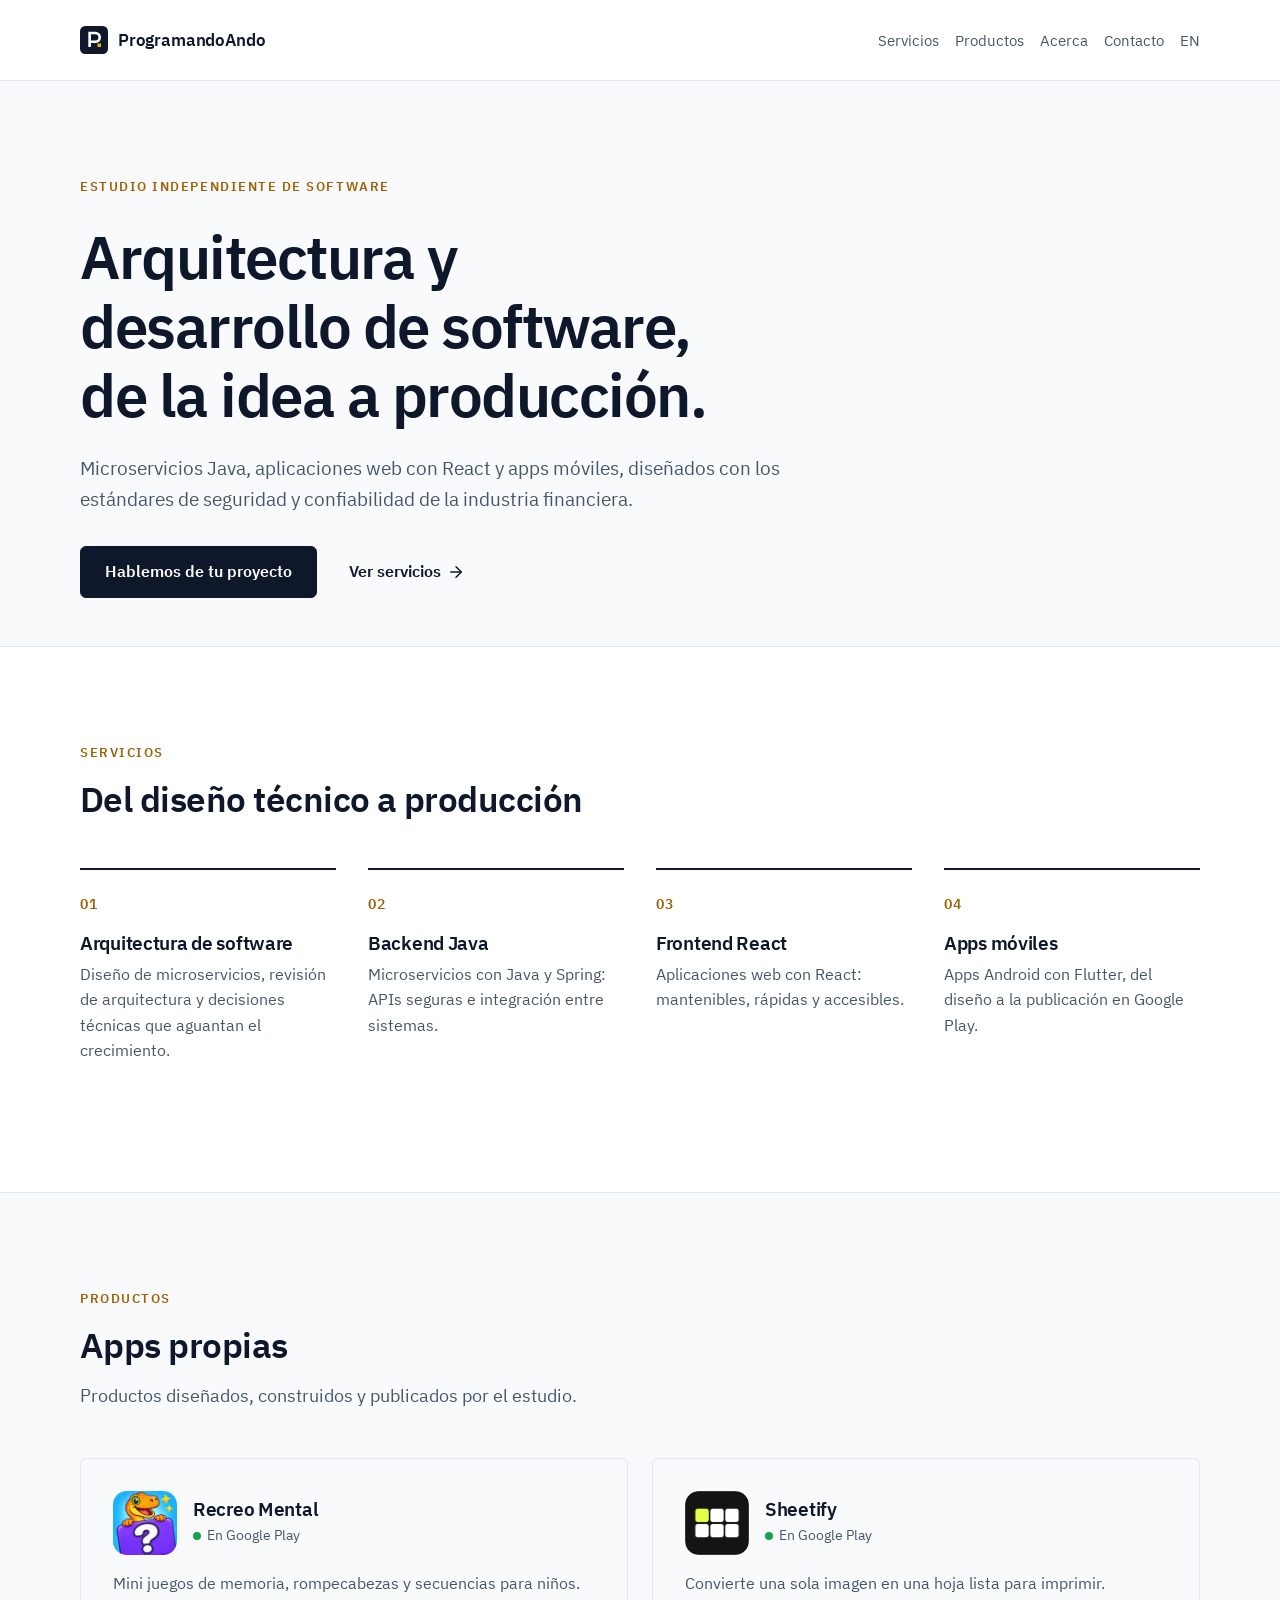
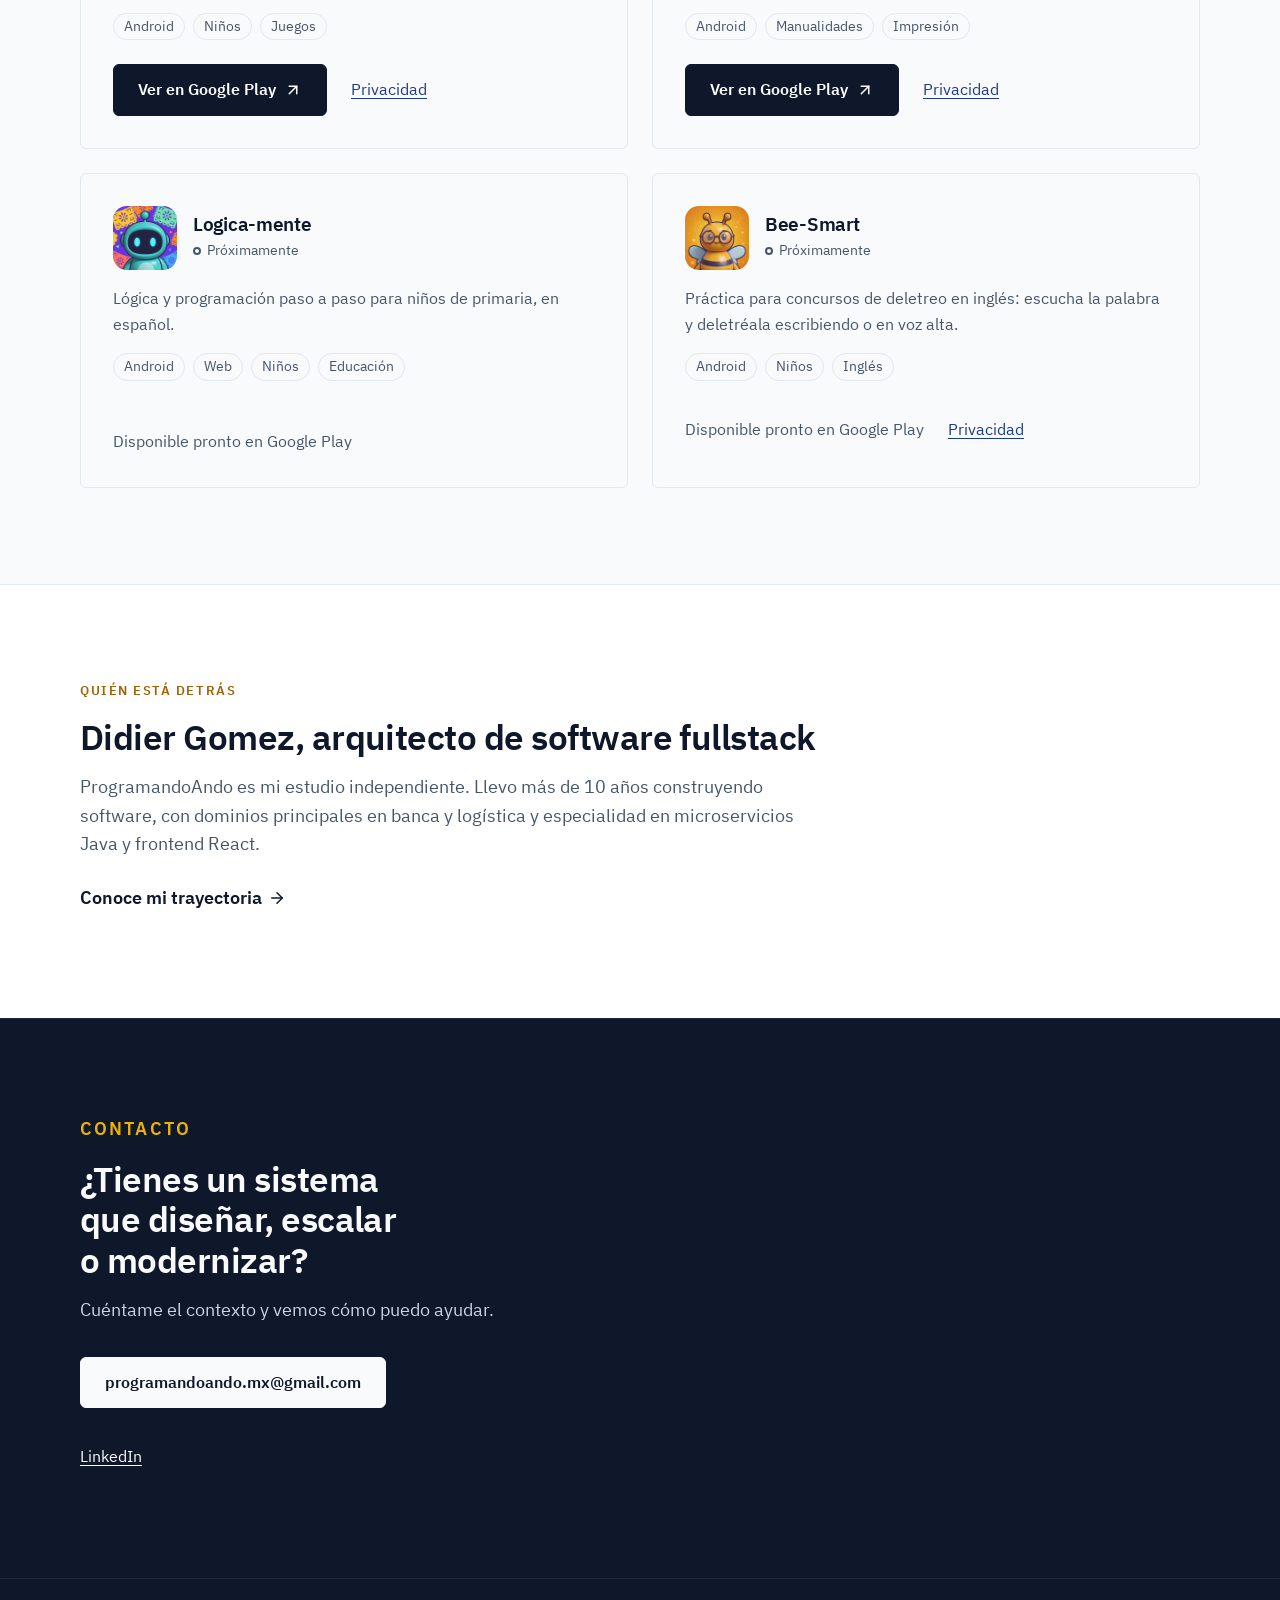
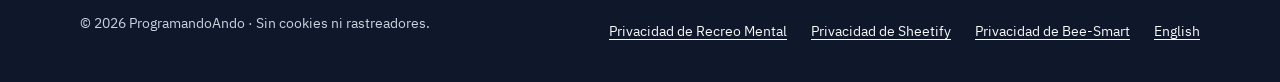
<file: index.html>
<!doctype html>
<html lang="es">
<head>
<meta charset="utf-8">
<meta name="viewport" content="width=device-width, initial-scale=1">
<title>ProgramandoAndo — arquitectura y desarrollo de software</title>
<meta name="description" content="Estudio independiente de software: arquitectura, microservicios Java, aplicaciones web con React y apps móviles, con estándares de la industria financiera.">
<meta name="theme-color" content="#ffffff" media="(prefers-color-scheme: light)">
<meta name="theme-color" content="#111a2e" media="(prefers-color-scheme: dark)">
<link rel="canonical" href="https://programandoandomx.github.io/">
<link rel="alternate" hreflang="es" href="https://programandoandomx.github.io/">
<link rel="alternate" hreflang="en" href="https://programandoandomx.github.io/en/">
<link rel="alternate" hreflang="x-default" href="https://programandoandomx.github.io/">
<meta property="og:type" content="website">
<meta property="og:site_name" content="ProgramandoAndo">
<meta property="og:title" content="ProgramandoAndo — arquitectura y desarrollo de software">
<meta property="og:description" content="Estudio independiente de software: arquitectura, microservicios Java, aplicaciones web con React y apps móviles.">
<meta property="og:url" content="https://programandoandomx.github.io/">
<meta property="og:image" content="https://programandoandomx.github.io/assets/img/og.png">
<meta property="og:locale" content="es_MX">
<meta name="twitter:card" content="summary_large_image">
<link rel="icon" href="/favicon.svg" type="image/svg+xml">
<link rel="preload" href="/assets/fonts/ibm-plex-sans-600.woff2" as="font" type="font/woff2" crossorigin>
<link rel="stylesheet" href="/assets/css/site.css">
</head>
<body>
<a class="skip" href="#contenido">Saltar al contenido</a>
<header class="site-header">
  <div class="container">
    <a class="wordmark" href="/"><svg viewBox="0 0 32 32" aria-hidden="true"><rect class="mark-bg" width="32" height="32" rx="6"/><path class="mark-fg" d="M11 24V8h6.5a5 5 0 0 1 0 10H11"/><rect class="mark-dot" x="20" y="20" width="4" height="4"/></svg>ProgramandoAndo</a>
    <nav class="site-nav" aria-label="Principal">
      <ul>
        <li><a href="/#servicios">Servicios</a></li>
        <li><a href="/#apps">Productos</a></li>
        <li><a href="/about/">Acerca</a></li>
        <li><a href="/#contacto">Contacto</a></li>
        <li><a href="/en/" hreflang="en" lang="en">EN</a></li>
      </ul>
    </nav>
  </div>
</header>
<main id="contenido">
  <section class="hero">
    <div class="container">
      <p class="eyebrow">Estudio independiente de software</p>
      <h1>Arquitectura y desarrollo de software, de la idea a producción.</h1>
      <p class="lead">Microservicios Java, aplicaciones web con React y apps móviles, diseñados con los estándares de seguridad y confiabilidad de la industria financiera.</p>
      <div class="actions">
        <a class="btn" href="#contacto">Hablemos de tu proyecto</a>
        <a class="btn-link" href="#servicios">Ver servicios <svg viewBox="0 0 24 24" aria-hidden="true"><path d="M5 12h14"/><path d="m12 5 7 7-7 7"/></svg></a>
      </div>
    </div>
  </section>

  <section class="section section-alt" id="servicios" aria-labelledby="h-serv">
    <div class="container">
      <div class="section-head">
        <p class="eyebrow">Servicios</p>
        <h2 id="h-serv">Del diseño técnico a producción</h2>
      </div>
      <ul class="services">
        <li><h3>Arquitectura de software</h3><p>Diseño de microservicios, revisión de arquitectura y decisiones técnicas que aguantan el crecimiento.</p></li>
        <li><h3>Backend Java</h3><p>Microservicios con Java y Spring: APIs seguras e integración entre sistemas.</p></li>
        <li><h3>Frontend React</h3><p>Aplicaciones web con React: mantenibles, rápidas y accesibles.</p></li>
        <li><h3>Apps móviles</h3><p>Apps Android con Flutter, del diseño a la publicación en Google Play.</p></li>
      </ul>
    </div>
  </section>

  <section class="section" id="apps" aria-labelledby="h-apps">
    <div class="container">
      <div class="section-head">
        <p class="eyebrow">Productos</p>
        <h2 id="h-apps">Apps propias</h2>
        <p>Productos diseñados, construidos y publicados por el estudio.</p>
      </div>
      <div class="apps">
        <article class="app">
          <div class="app-head">
            <img class="app-icon" src="/assets/img/recreo-mental.webp" width="64" height="64" alt="Icono de Recreo Mental: un dinosaurio naranja sobre una carta con signo de interrogación">
            <div>
              <h3>Recreo Mental</h3>
              <span class="badge">En Google Play</span>
            </div>
          </div>
          <p>Mini juegos de memoria, rompecabezas y secuencias para niños.</p>
          <ul class="tags"><li>Android</li><li>Niños</li><li>Juegos</li></ul>
          <div class="app-actions">
            <a class="btn" href="https://play.google.com/store/apps/details?id=com.programandoando.recreo_mental">Ver en Google Play <svg viewBox="0 0 24 24" aria-hidden="true"><path d="M7 17 17 7"/><path d="M7 7h10v10"/></svg></a>
            <a class="link" href="https://programandoandomx.github.io/recreo-mental-privacy/">Privacidad</a>
          </div>
        </article>
        <article class="app">
          <div class="app-head">
            <img class="app-icon" src="/assets/img/sheetify.webp" width="64" height="64" alt="Icono de Sheetify: una cuadrícula de seis cuadros, uno de ellos verde lima">
            <div>
              <h3>Sheetify</h3>
              <span class="badge">En Google Play</span>
            </div>
          </div>
          <p>Convierte una sola imagen en una hoja lista para imprimir.</p>
          <ul class="tags"><li>Android</li><li>Manualidades</li><li>Impresión</li></ul>
          <div class="app-actions">
            <a class="btn" href="https://play.google.com/store/apps/details?id=com.programandoandomx.sheetify">Ver en Google Play <svg viewBox="0 0 24 24" aria-hidden="true"><path d="M7 17 17 7"/><path d="M7 7h10v10"/></svg></a>
            <a class="link" href="https://programandoandomx.github.io/sheetify-privacy/">Privacidad</a>
          </div>
        </article>
        <article class="app">
          <div class="app-head">
            <img class="app-icon" src="/assets/img/logica-mente.webp" width="64" height="64" alt="Icono de Logica-mente: un robot turquesa frente a papel picado de colores">
            <div>
              <h3>Logica-mente</h3>
              <span class="badge soon">Próximamente</span>
            </div>
          </div>
          <p>Lógica y programación paso a paso para niños de primaria, en español.</p>
          <ul class="tags"><li>Android</li><li>Web</li><li>Niños</li><li>Educación</li></ul>
          <div class="app-actions">
            <span class="note">Disponible pronto en Google Play</span>
          </div>
        </article>
        <article class="app">
          <div class="app-head">
            <img class="app-icon" src="/assets/img/bee-smart.webp" width="64" height="64" alt="Icono de Bee-Smart: una abeja con lentes redondos frente a un panal">
            <div>
              <h3>Bee-Smart</h3>
              <span class="badge soon">Próximamente</span>
            </div>
          </div>
          <p>Práctica para concursos de deletreo en inglés: escucha la palabra y deletréala escribiendo o en voz alta.</p>
          <ul class="tags"><li>Android</li><li>Niños</li><li>Inglés</li></ul>
          <div class="app-actions">
            <span class="note">Disponible pronto en Google Play</span>
            <a class="link" href="https://programandoandomx.github.io/bee-smart/privacidad/">Privacidad</a>
          </div>
        </article>
      </div>
    </div>
  </section>

  <section class="section section-alt" id="acerca" aria-labelledby="h-about">
    <div class="container">
      <div class="section-head">
        <p class="eyebrow">Quién está detrás</p>
        <h2 id="h-about">Didier Gomez, arquitecto de software fullstack</h2>
        <p>ProgramandoAndo es mi estudio independiente. Llevo más de 10 años construyendo software, con dominios principales en banca y logística y especialidad en microservicios Java y frontend React.</p>
        <p><a class="btn-link" href="/about/">Conoce mi trayectoria <svg viewBox="0 0 24 24" aria-hidden="true"><path d="M5 12h14"/><path d="m12 5 7 7-7 7"/></svg></a></p>
      </div>
    </div>
  </section>

  <section class="contact" id="contacto" aria-labelledby="h-contact">
    <div class="container">
      <p class="eyebrow">Contacto</p>
      <h2 id="h-contact">¿Tienes un sistema que diseñar, escalar o modernizar?</h2>
      <p>Cuéntame el contexto y vemos cómo puedo ayudar.</p>
      <a class="btn" href="mailto:programandoando.mx@gmail.com">programandoando.mx@gmail.com</a>
      <ul class="social">
        <li><a href="https://www.linkedin.com/in/didier-gomez-lemus-841390198/" rel="noopener">LinkedIn</a></li>
      </ul>
    </div>
  </section>
</main>
<footer class="site-footer">
  <div class="container">
    <p>© 2026 ProgramandoAndo · Sin cookies ni rastreadores.</p>
    <ul>
      <li><a href="https://programandoandomx.github.io/recreo-mental-privacy/">Privacidad de Recreo Mental</a></li>
      <li><a href="https://programandoandomx.github.io/sheetify-privacy/">Privacidad de Sheetify</a></li>
      <li><a href="https://programandoandomx.github.io/bee-smart/privacidad/">Privacidad de Bee-Smart</a></li>
      <li><a href="/en/" hreflang="en" lang="en">English</a></li>
    </ul>
  </div>
</footer>
</body>
</html>
</file>
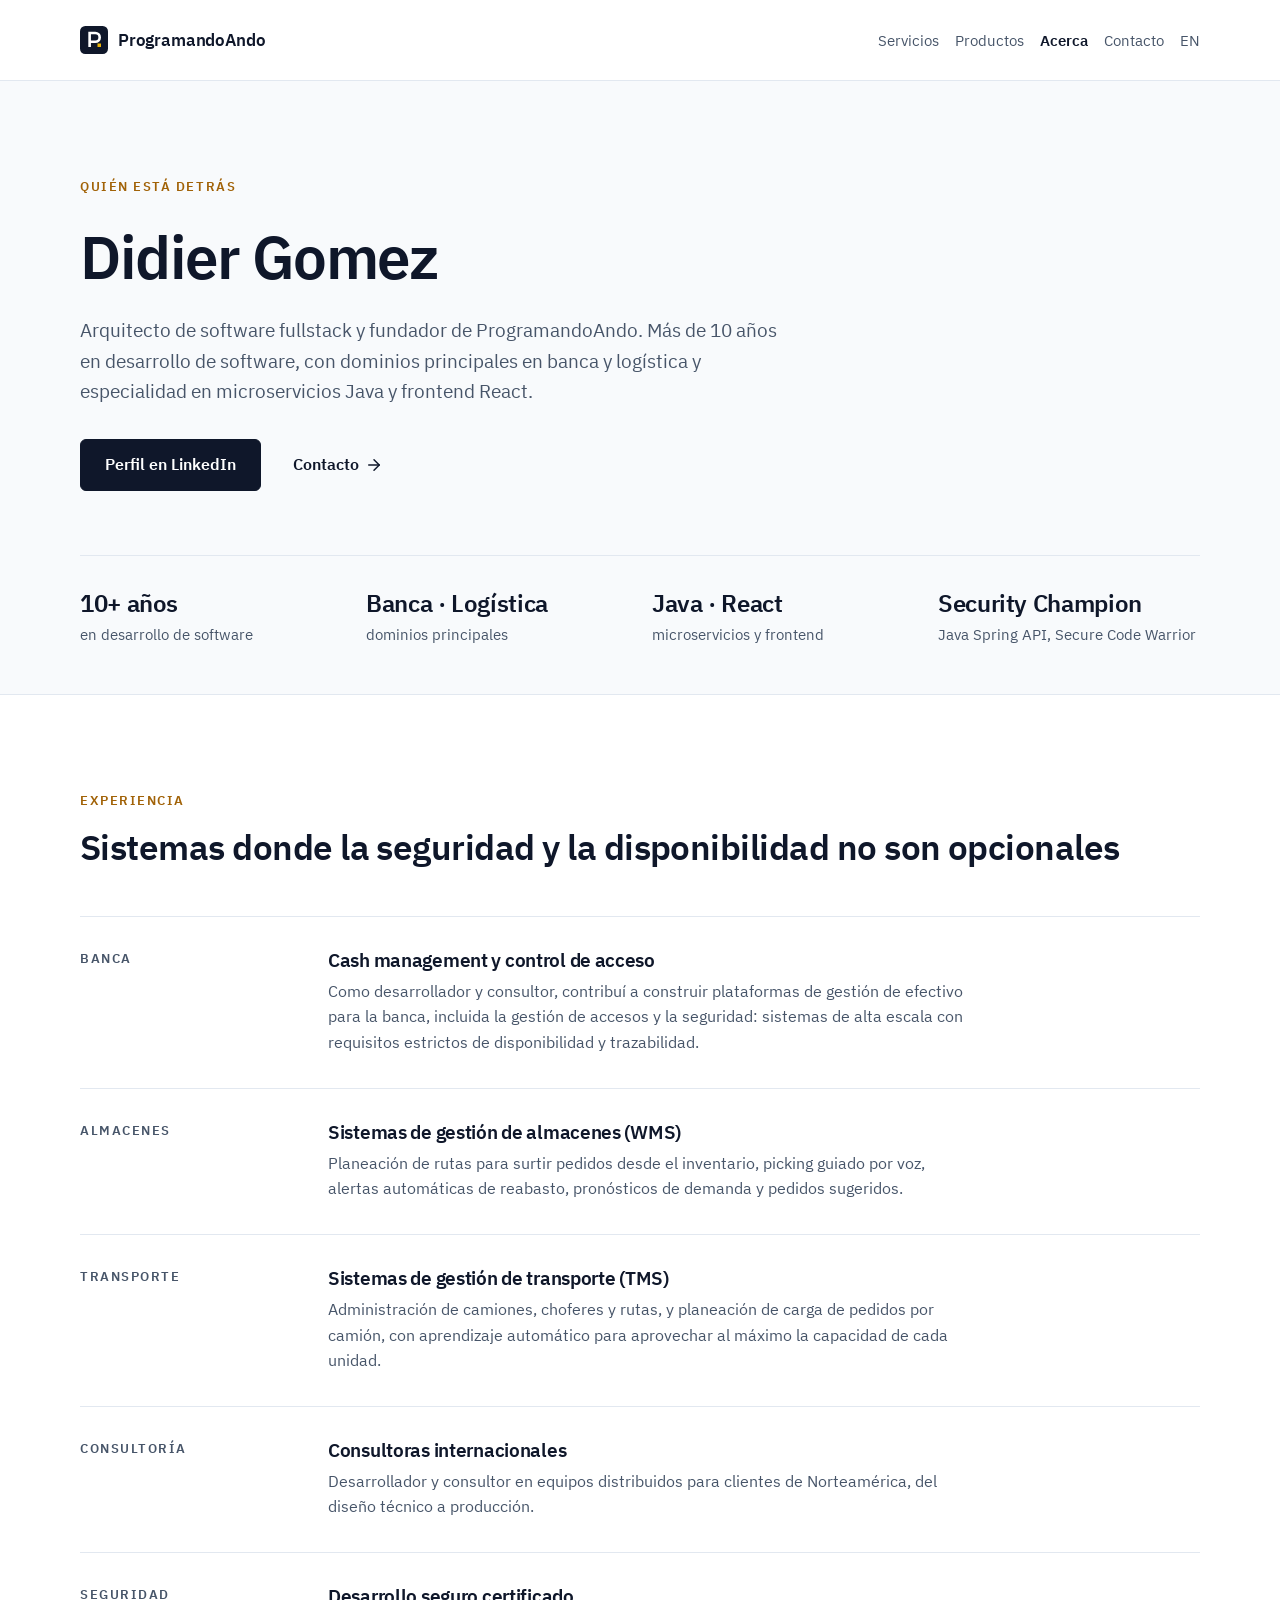
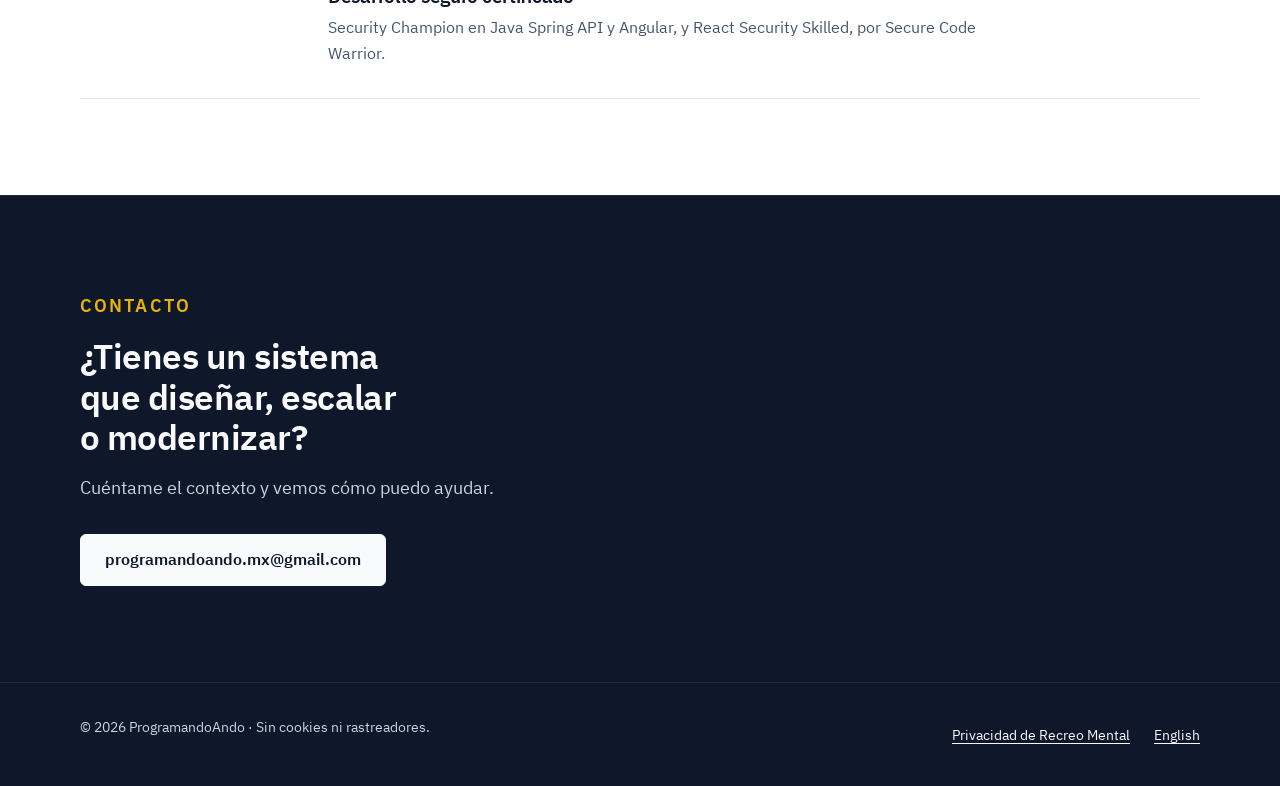
<file: about/index.html>
<!doctype html>
<html lang="es">
<head>
<meta charset="utf-8">
<meta name="viewport" content="width=device-width, initial-scale=1">
<title>Acerca de Didier Gomez — ProgramandoAndo</title>
<meta name="description" content="Didier Gomez, arquitecto de software fullstack detrás de ProgramandoAndo: más de 10 años en banca y logística, microservicios Java y frontend React.">
<meta name="author" content="Didier Gomez">
<meta name="theme-color" content="#ffffff" media="(prefers-color-scheme: light)">
<meta name="theme-color" content="#111a2e" media="(prefers-color-scheme: dark)">
<link rel="canonical" href="https://programandoandomx.github.io/about/">
<link rel="alternate" hreflang="es" href="https://programandoandomx.github.io/about/">
<link rel="alternate" hreflang="en" href="https://programandoandomx.github.io/en/about/">
<link rel="alternate" hreflang="x-default" href="https://programandoandomx.github.io/about/">
<meta property="og:type" content="profile">
<meta property="og:site_name" content="ProgramandoAndo">
<meta property="og:title" content="Acerca de Didier Gomez — ProgramandoAndo">
<meta property="og:description" content="Arquitecto de software fullstack: más de 10 años en banca y logística, microservicios Java y frontend React.">
<meta property="og:url" content="https://programandoandomx.github.io/about/">
<meta property="og:image" content="https://programandoandomx.github.io/assets/img/og.png">
<meta property="og:locale" content="es_MX">
<meta name="twitter:card" content="summary_large_image">
<link rel="icon" href="/favicon.svg" type="image/svg+xml">
<link rel="preload" href="/assets/fonts/ibm-plex-sans-600.woff2" as="font" type="font/woff2" crossorigin>
<link rel="stylesheet" href="/assets/css/site.css">
</head>
<body>
<a class="skip" href="#contenido">Saltar al contenido</a>
<header class="site-header">
  <div class="container">
    <a class="wordmark" href="/"><svg viewBox="0 0 32 32" aria-hidden="true"><rect class="mark-bg" width="32" height="32" rx="6"/><path class="mark-fg" d="M11 24V8h6.5a5 5 0 0 1 0 10H11"/><rect class="mark-dot" x="20" y="20" width="4" height="4"/></svg>ProgramandoAndo</a>
    <nav class="site-nav" aria-label="Principal">
      <ul>
        <li><a href="/#servicios">Servicios</a></li>
        <li><a href="/#apps">Productos</a></li>
        <li><a href="/about/" aria-current="page">Acerca</a></li>
        <li><a href="/#contacto">Contacto</a></li>
        <li><a href="/en/about/" hreflang="en" lang="en">EN</a></li>
      </ul>
    </nav>
  </div>
</header>
<main id="contenido">
  <section class="hero">
    <div class="container">
      <p class="eyebrow">Quién está detrás</p>
      <h1>Didier Gomez</h1>
      <p class="lead">Arquitecto de software fullstack y fundador de ProgramandoAndo. Más de 10 años en desarrollo de software, con dominios principales en banca y logística y especialidad en microservicios Java y frontend React.</p>
      <div class="actions">
        <a class="btn" href="https://www.linkedin.com/in/didier-gomez-lemus-841390198/" rel="noopener">Perfil en LinkedIn</a>
        <a class="btn-link" href="/#contacto">Contacto <svg viewBox="0 0 24 24" aria-hidden="true"><path d="M5 12h14"/><path d="m12 5 7 7-7 7"/></svg></a>
      </div>
      <ul class="stats">
        <li><strong>10+ años</strong> en desarrollo de software</li>
        <li><strong>Banca · Logística</strong> dominios principales</li>
        <li><strong>Java · React</strong> microservicios y frontend</li>
        <li><strong>Security Champion</strong> Java Spring API, Secure Code Warrior</li>
      </ul>
    </div>
  </section>

  <section class="section section-alt" id="experiencia" aria-labelledby="h-exp">
    <div class="container">
      <div class="section-head">
        <p class="eyebrow">Experiencia</p>
        <h2 id="h-exp">Sistemas donde la seguridad y la disponibilidad no son opcionales</h2>
      </div>
      <ul class="rows">
        <li>
          <p class="eyebrow">Banca</p>
          <div>
            <h3>Cash management y control de acceso</h3>
            <p>Como desarrollador y consultor, contribuí a construir plataformas de gestión de efectivo para la banca, incluida la gestión de accesos y la seguridad: sistemas de alta escala con requisitos estrictos de disponibilidad y trazabilidad.</p>
          </div>
        </li>
        <li>
          <p class="eyebrow">Almacenes</p>
          <div>
            <h3>Sistemas de gestión de almacenes (WMS)</h3>
            <p>Planeación de rutas para surtir pedidos desde el inventario, picking guiado por voz, alertas automáticas de reabasto, pronósticos de demanda y pedidos sugeridos.</p>
          </div>
        </li>
        <li>
          <p class="eyebrow">Transporte</p>
          <div>
            <h3>Sistemas de gestión de transporte (TMS)</h3>
            <p>Administración de camiones, choferes y rutas, y planeación de carga de pedidos por camión, con aprendizaje automático para aprovechar al máximo la capacidad de cada unidad.</p>
          </div>
        </li>
        <li>
          <p class="eyebrow">Consultoría</p>
          <div>
            <h3>Consultoras internacionales</h3>
            <p>Desarrollador y consultor en equipos distribuidos para clientes de Norteamérica, del diseño técnico a producción.</p>
          </div>
        </li>
        <li>
          <p class="eyebrow">Seguridad</p>
          <div>
            <h3>Desarrollo seguro certificado</h3>
            <p>Security Champion en Java Spring API y Angular, y React Security Skilled, por Secure Code Warrior.</p>
          </div>
        </li>
      </ul>
    </div>
  </section>

  <section class="contact" id="contacto" aria-labelledby="h-contact">
    <div class="container">
      <p class="eyebrow">Contacto</p>
      <h2 id="h-contact">¿Tienes un sistema que diseñar, escalar o modernizar?</h2>
      <p>Cuéntame el contexto y vemos cómo puedo ayudar.</p>
      <a class="btn" href="mailto:programandoando.mx@gmail.com">programandoando.mx@gmail.com</a>
    </div>
  </section>
</main>
<footer class="site-footer">
  <div class="container">
    <p>© 2026 ProgramandoAndo · Sin cookies ni rastreadores.</p>
    <ul>
      <li><a href="https://programandoandomx.github.io/recreo-mental-privacy/">Privacidad de Recreo Mental</a></li>
      <li><a href="/en/about/" hreflang="en" lang="en">English</a></li>
    </ul>
  </div>
</footer>
</body>
</html>
</file>
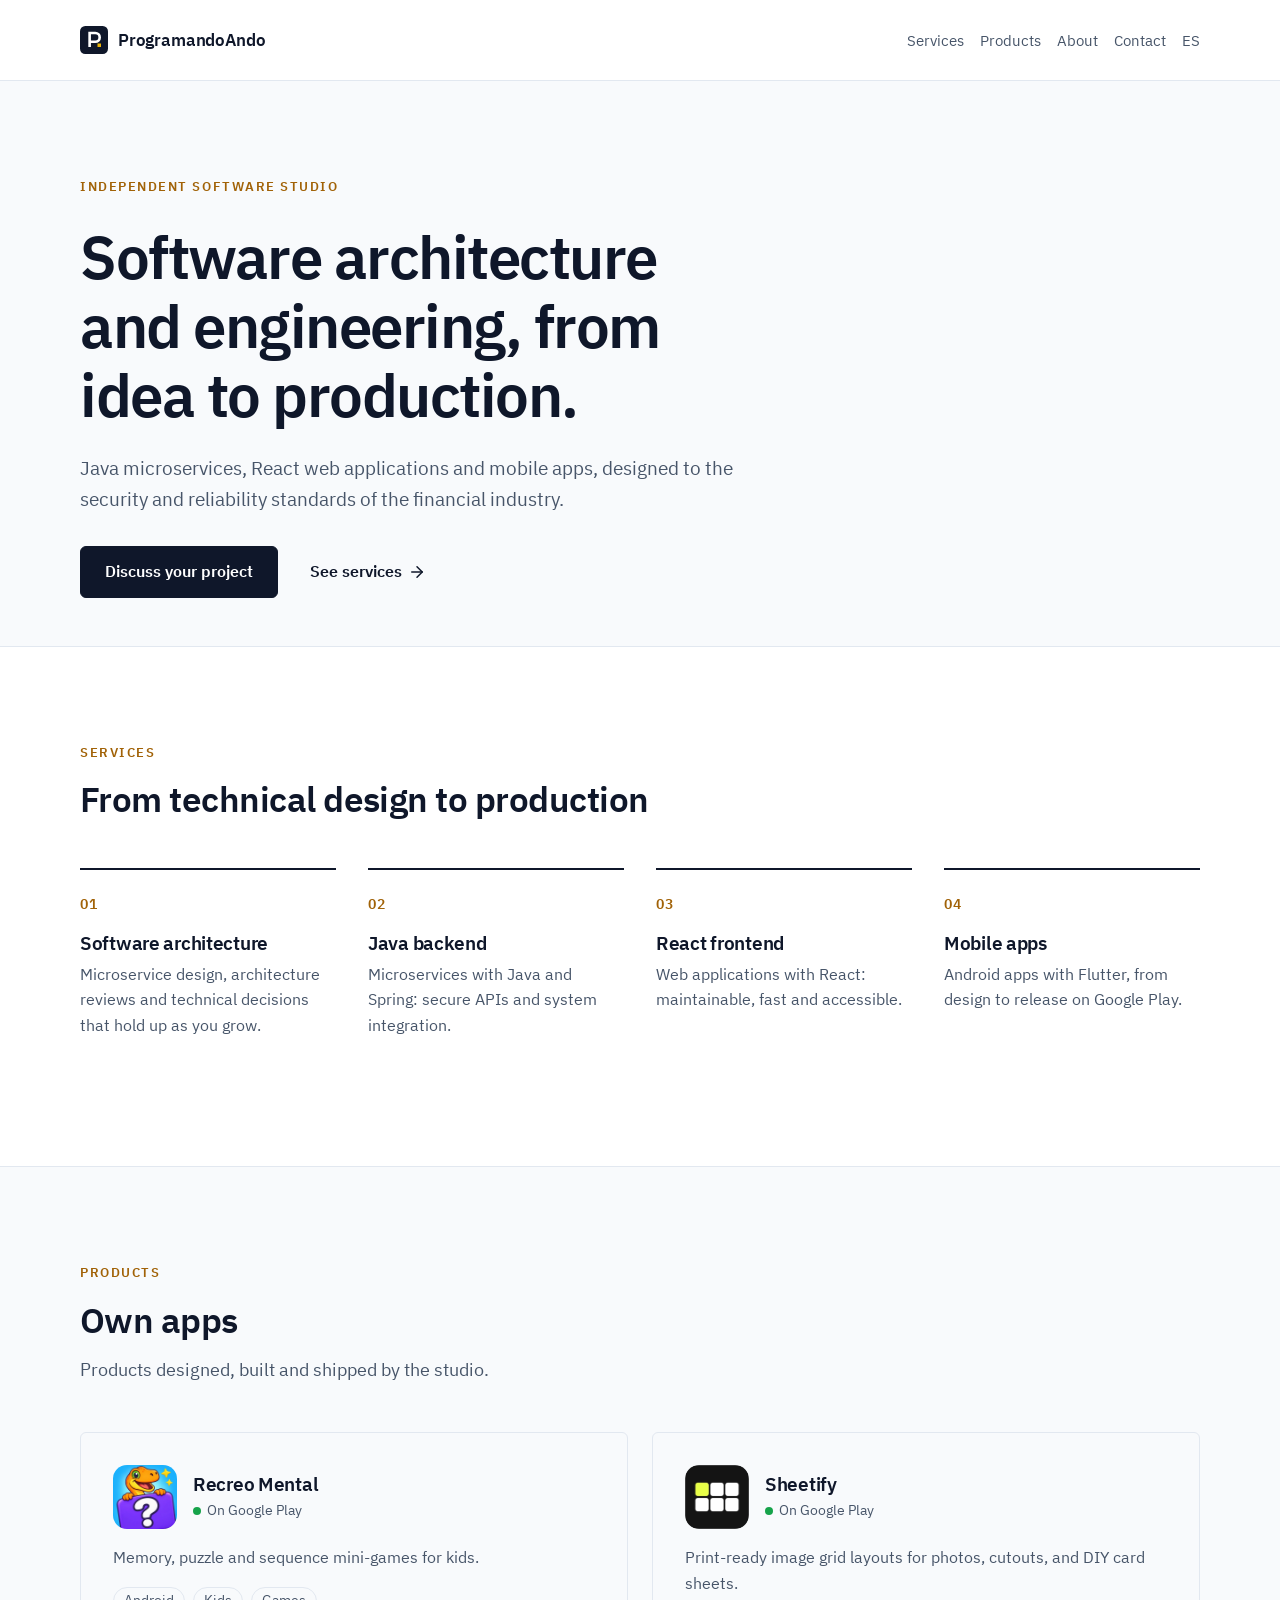
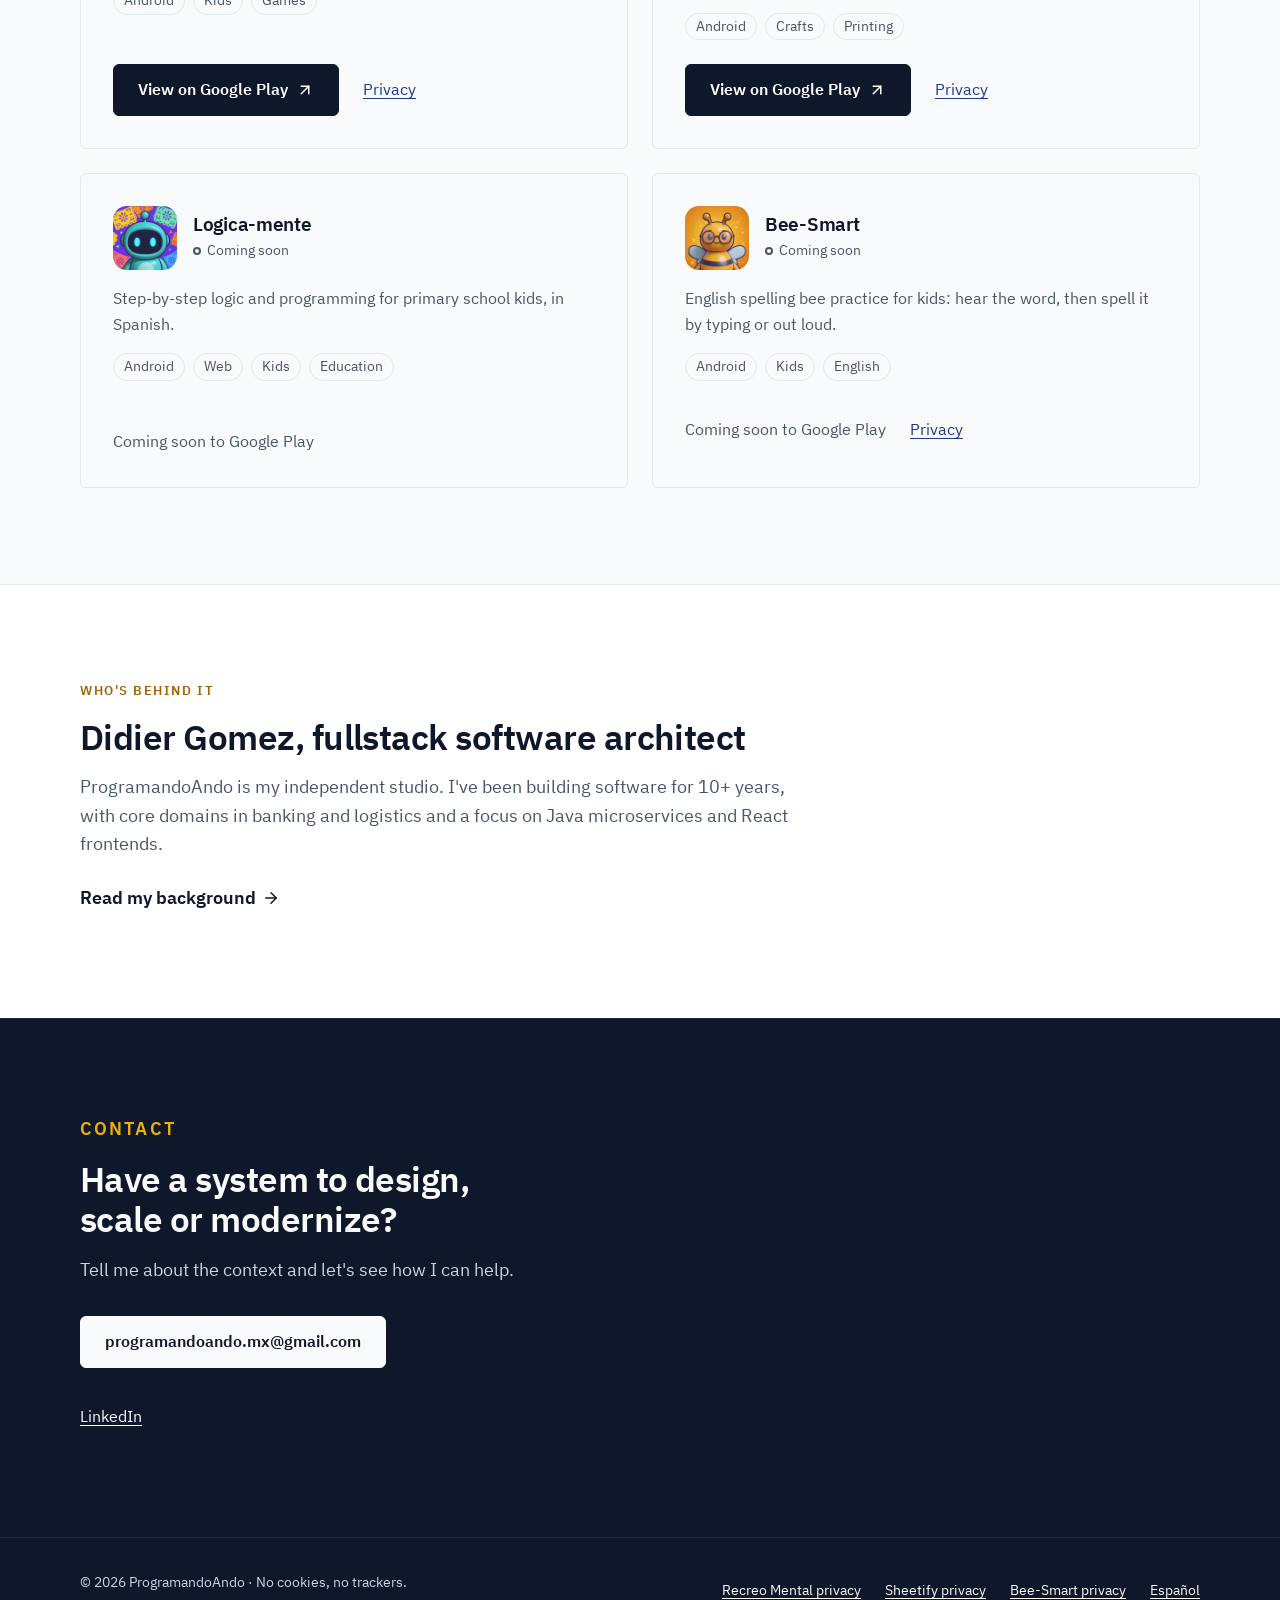
<file: en/index.html>
<!doctype html>
<html lang="en">
<head>
<meta charset="utf-8">
<meta name="viewport" content="width=device-width, initial-scale=1">
<title>ProgramandoAndo — software architecture and engineering</title>
<meta name="description" content="An independent software studio: architecture, Java microservices, React web applications and mobile apps, built to financial-industry standards.">
<meta name="theme-color" content="#ffffff" media="(prefers-color-scheme: light)">
<meta name="theme-color" content="#111a2e" media="(prefers-color-scheme: dark)">
<link rel="canonical" href="https://programandoandomx.github.io/en/">
<link rel="alternate" hreflang="es" href="https://programandoandomx.github.io/">
<link rel="alternate" hreflang="en" href="https://programandoandomx.github.io/en/">
<link rel="alternate" hreflang="x-default" href="https://programandoandomx.github.io/">
<meta property="og:type" content="website">
<meta property="og:site_name" content="ProgramandoAndo">
<meta property="og:title" content="ProgramandoAndo — software architecture and engineering">
<meta property="og:description" content="An independent software studio: architecture, Java microservices, React web applications and mobile apps.">
<meta property="og:url" content="https://programandoandomx.github.io/en/">
<meta property="og:image" content="https://programandoandomx.github.io/assets/img/og.png">
<meta property="og:locale" content="en_US">
<meta name="twitter:card" content="summary_large_image">
<link rel="icon" href="/favicon.svg" type="image/svg+xml">
<link rel="preload" href="/assets/fonts/ibm-plex-sans-600.woff2" as="font" type="font/woff2" crossorigin>
<link rel="stylesheet" href="/assets/css/site.css">
</head>
<body>
<a class="skip" href="#contenido">Skip to content</a>
<header class="site-header">
  <div class="container">
    <a class="wordmark" href="/en/"><svg viewBox="0 0 32 32" aria-hidden="true"><rect class="mark-bg" width="32" height="32" rx="6"/><path class="mark-fg" d="M11 24V8h6.5a5 5 0 0 1 0 10H11"/><rect class="mark-dot" x="20" y="20" width="4" height="4"/></svg>ProgramandoAndo</a>
    <nav class="site-nav" aria-label="Main">
      <ul>
        <li><a href="/en/#servicios">Services</a></li>
        <li><a href="/en/#apps">Products</a></li>
        <li><a href="/en/about/">About</a></li>
        <li><a href="/en/#contacto">Contact</a></li>
        <li><a href="/" hreflang="es" lang="es">ES</a></li>
      </ul>
    </nav>
  </div>
</header>
<main id="contenido">
  <section class="hero">
    <div class="container">
      <p class="eyebrow">Independent software studio</p>
      <h1>Software architecture and engineering, from idea to production.</h1>
      <p class="lead">Java microservices, React web applications and mobile apps, designed to the security and reliability standards of the financial industry.</p>
      <div class="actions">
        <a class="btn" href="#contacto">Discuss your project</a>
        <a class="btn-link" href="#servicios">See services <svg viewBox="0 0 24 24" aria-hidden="true"><path d="M5 12h14"/><path d="m12 5 7 7-7 7"/></svg></a>
      </div>
    </div>
  </section>

  <section class="section section-alt" id="servicios" aria-labelledby="h-serv">
    <div class="container">
      <div class="section-head">
        <p class="eyebrow">Services</p>
        <h2 id="h-serv">From technical design to production</h2>
      </div>
      <ul class="services">
        <li><h3>Software architecture</h3><p>Microservice design, architecture reviews and technical decisions that hold up as you grow.</p></li>
        <li><h3>Java backend</h3><p>Microservices with Java and Spring: secure APIs and system integration.</p></li>
        <li><h3>React frontend</h3><p>Web applications with React: maintainable, fast and accessible.</p></li>
        <li><h3>Mobile apps</h3><p>Android apps with Flutter, from design to release on Google Play.</p></li>
      </ul>
    </div>
  </section>

  <section class="section" id="apps" aria-labelledby="h-apps">
    <div class="container">
      <div class="section-head">
        <p class="eyebrow">Products</p>
        <h2 id="h-apps">Own apps</h2>
        <p>Products designed, built and shipped by the studio.</p>
      </div>
      <div class="apps">
        <article class="app">
          <div class="app-head">
            <img class="app-icon" src="/assets/img/recreo-mental.webp" width="64" height="64" alt="Recreo Mental icon: an orange dinosaur peeking over a card with a question mark">
            <div>
              <h3>Recreo Mental</h3>
              <span class="badge">On Google Play</span>
            </div>
          </div>
          <p>Memory, puzzle and sequence mini-games for kids.</p>
          <ul class="tags"><li>Android</li><li>Kids</li><li>Games</li></ul>
          <div class="app-actions">
            <a class="btn" href="https://play.google.com/store/apps/details?id=com.programandoando.recreo_mental">View on Google Play <svg viewBox="0 0 24 24" aria-hidden="true"><path d="M7 17 17 7"/><path d="M7 7h10v10"/></svg></a>
            <a class="link" href="https://programandoandomx.github.io/recreo-mental-privacy/">Privacy</a>
          </div>
        </article>
        <article class="app">
          <div class="app-head">
            <img class="app-icon" src="/assets/img/sheetify.webp" width="64" height="64" alt="Sheetify icon: a grid of six squares, one of them lime green">
            <div>
              <h3>Sheetify</h3>
              <span class="badge">On Google Play</span>
            </div>
          </div>
          <p>Print-ready image grid layouts for photos, cutouts, and DIY card sheets.</p>
          <ul class="tags"><li>Android</li><li>Crafts</li><li>Printing</li></ul>
          <div class="app-actions">
            <a class="btn" href="https://play.google.com/store/apps/details?id=com.programandoandomx.sheetify">View on Google Play <svg viewBox="0 0 24 24" aria-hidden="true"><path d="M7 17 17 7"/><path d="M7 7h10v10"/></svg></a>
            <a class="link" href="https://programandoandomx.github.io/sheetify-privacy/">Privacy</a>
          </div>
        </article>
        <article class="app">
          <div class="app-head">
            <img class="app-icon" src="/assets/img/logica-mente.webp" width="64" height="64" alt="Logica-mente icon: a teal robot in front of colorful papel picado">
            <div>
              <h3>Logica-mente</h3>
              <span class="badge soon">Coming soon</span>
            </div>
          </div>
          <p>Step-by-step logic and programming for primary school kids, in Spanish.</p>
          <ul class="tags"><li>Android</li><li>Web</li><li>Kids</li><li>Education</li></ul>
          <div class="app-actions">
            <span class="note">Coming soon to Google Play</span>
          </div>
        </article>
        <article class="app">
          <div class="app-head">
            <img class="app-icon" src="/assets/img/bee-smart.webp" width="64" height="64" alt="Bee-Smart icon: a bee with round glasses in front of a honeycomb">
            <div>
              <h3>Bee-Smart</h3>
              <span class="badge soon">Coming soon</span>
            </div>
          </div>
          <p>English spelling bee practice for kids: hear the word, then spell it by typing or out loud.</p>
          <ul class="tags"><li>Android</li><li>Kids</li><li>English</li></ul>
          <div class="app-actions">
            <span class="note">Coming soon to Google Play</span>
            <a class="link" href="https://programandoandomx.github.io/bee-smart/privacidad/">Privacy</a>
          </div>
        </article>
      </div>
    </div>
  </section>

  <section class="section section-alt" id="acerca" aria-labelledby="h-about">
    <div class="container">
      <div class="section-head">
        <p class="eyebrow">Who's behind it</p>
        <h2 id="h-about">Didier Gomez, fullstack software architect</h2>
        <p>ProgramandoAndo is my independent studio. I've been building software for 10+ years, with core domains in banking and logistics and a focus on Java microservices and React frontends.</p>
        <p><a class="btn-link" href="/en/about/">Read my background <svg viewBox="0 0 24 24" aria-hidden="true"><path d="M5 12h14"/><path d="m12 5 7 7-7 7"/></svg></a></p>
      </div>
    </div>
  </section>

  <section class="contact" id="contacto" aria-labelledby="h-contact">
    <div class="container">
      <p class="eyebrow">Contact</p>
      <h2 id="h-contact">Have a system to design, scale or modernize?</h2>
      <p>Tell me about the context and let's see how I can help.</p>
      <a class="btn" href="mailto:programandoando.mx@gmail.com">programandoando.mx@gmail.com</a>
      <ul class="social">
        <li><a href="https://www.linkedin.com/in/didier-gomez-lemus-841390198/" rel="noopener">LinkedIn</a></li>
      </ul>
    </div>
  </section>
</main>
<footer class="site-footer">
  <div class="container">
    <p>© 2026 ProgramandoAndo · No cookies, no trackers.</p>
    <ul>
      <li><a href="https://programandoandomx.github.io/recreo-mental-privacy/">Recreo Mental privacy</a></li>
      <li><a href="https://programandoandomx.github.io/sheetify-privacy/">Sheetify privacy</a></li>
      <li><a href="https://programandoandomx.github.io/bee-smart/privacidad/">Bee-Smart privacy</a></li>
      <li><a href="/" hreflang="es" lang="es">Español</a></li>
    </ul>
  </div>
</footer>
</body>
</html>
</file>
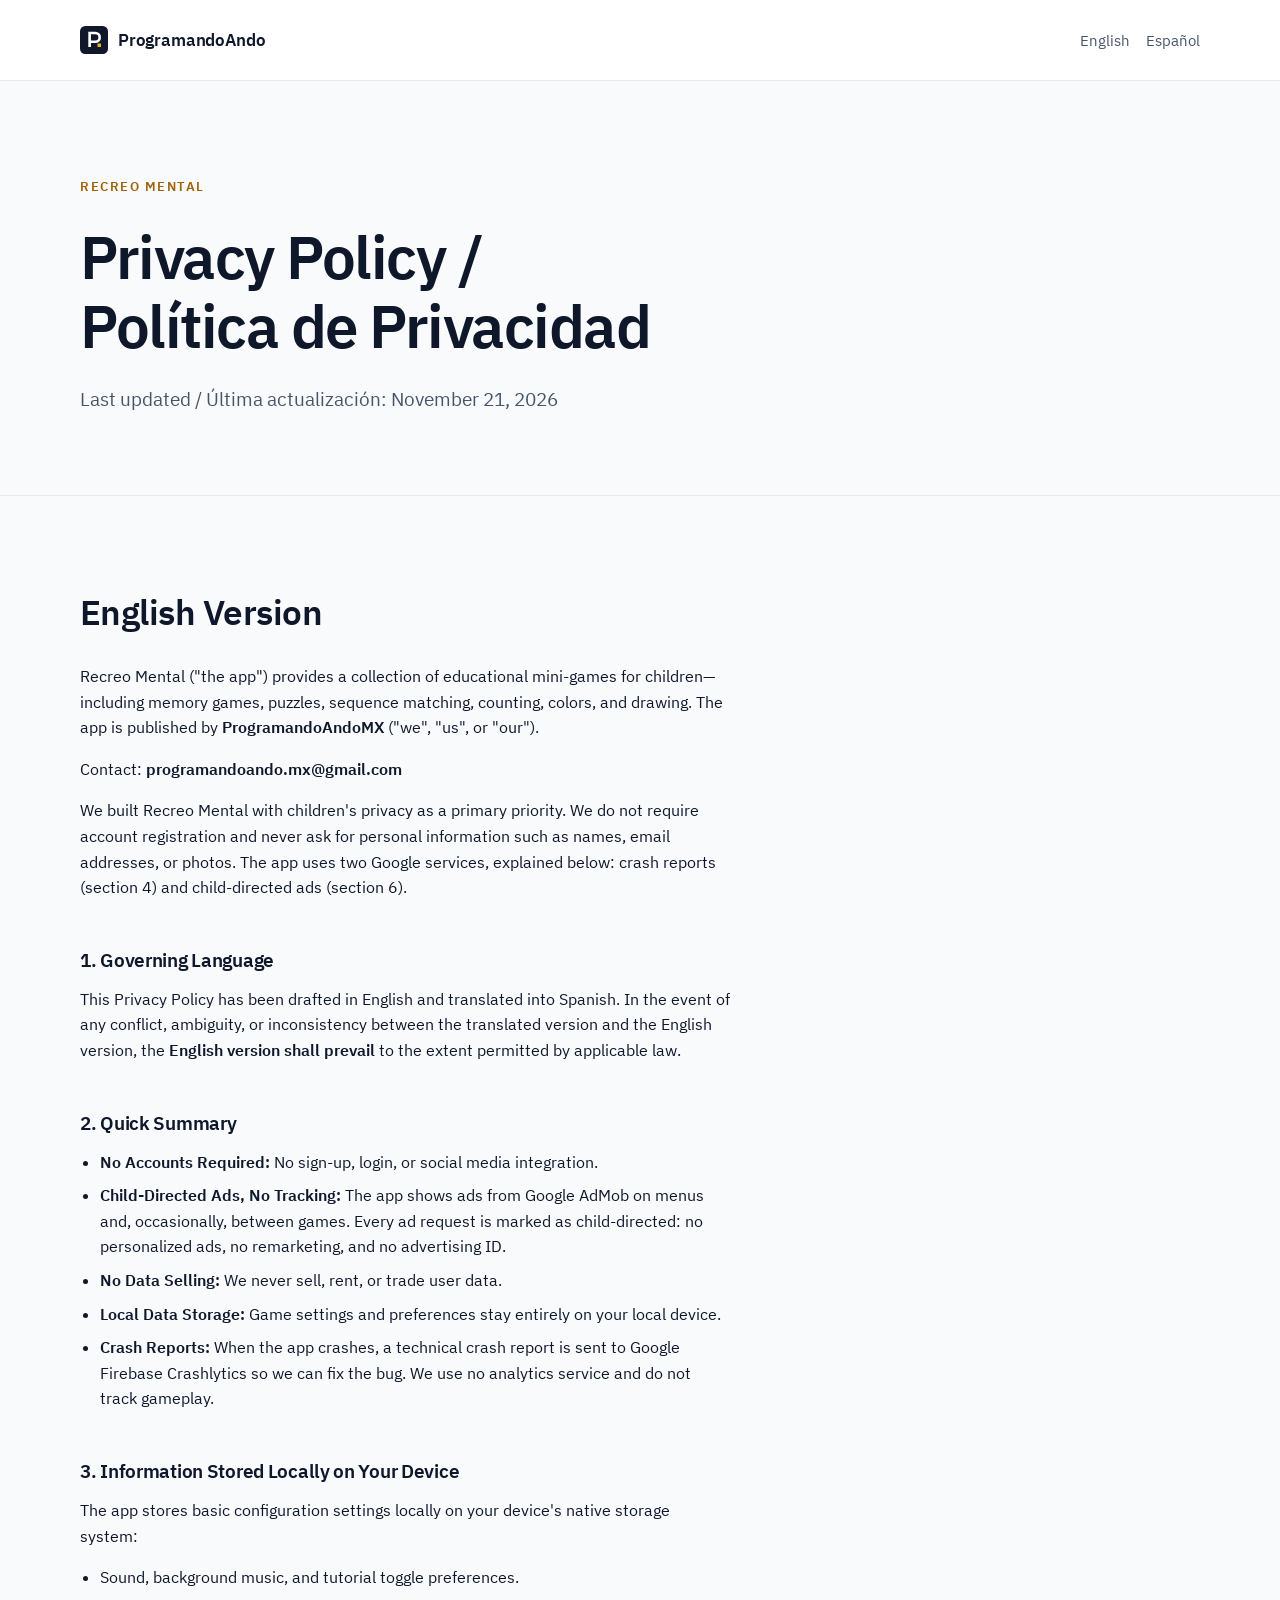
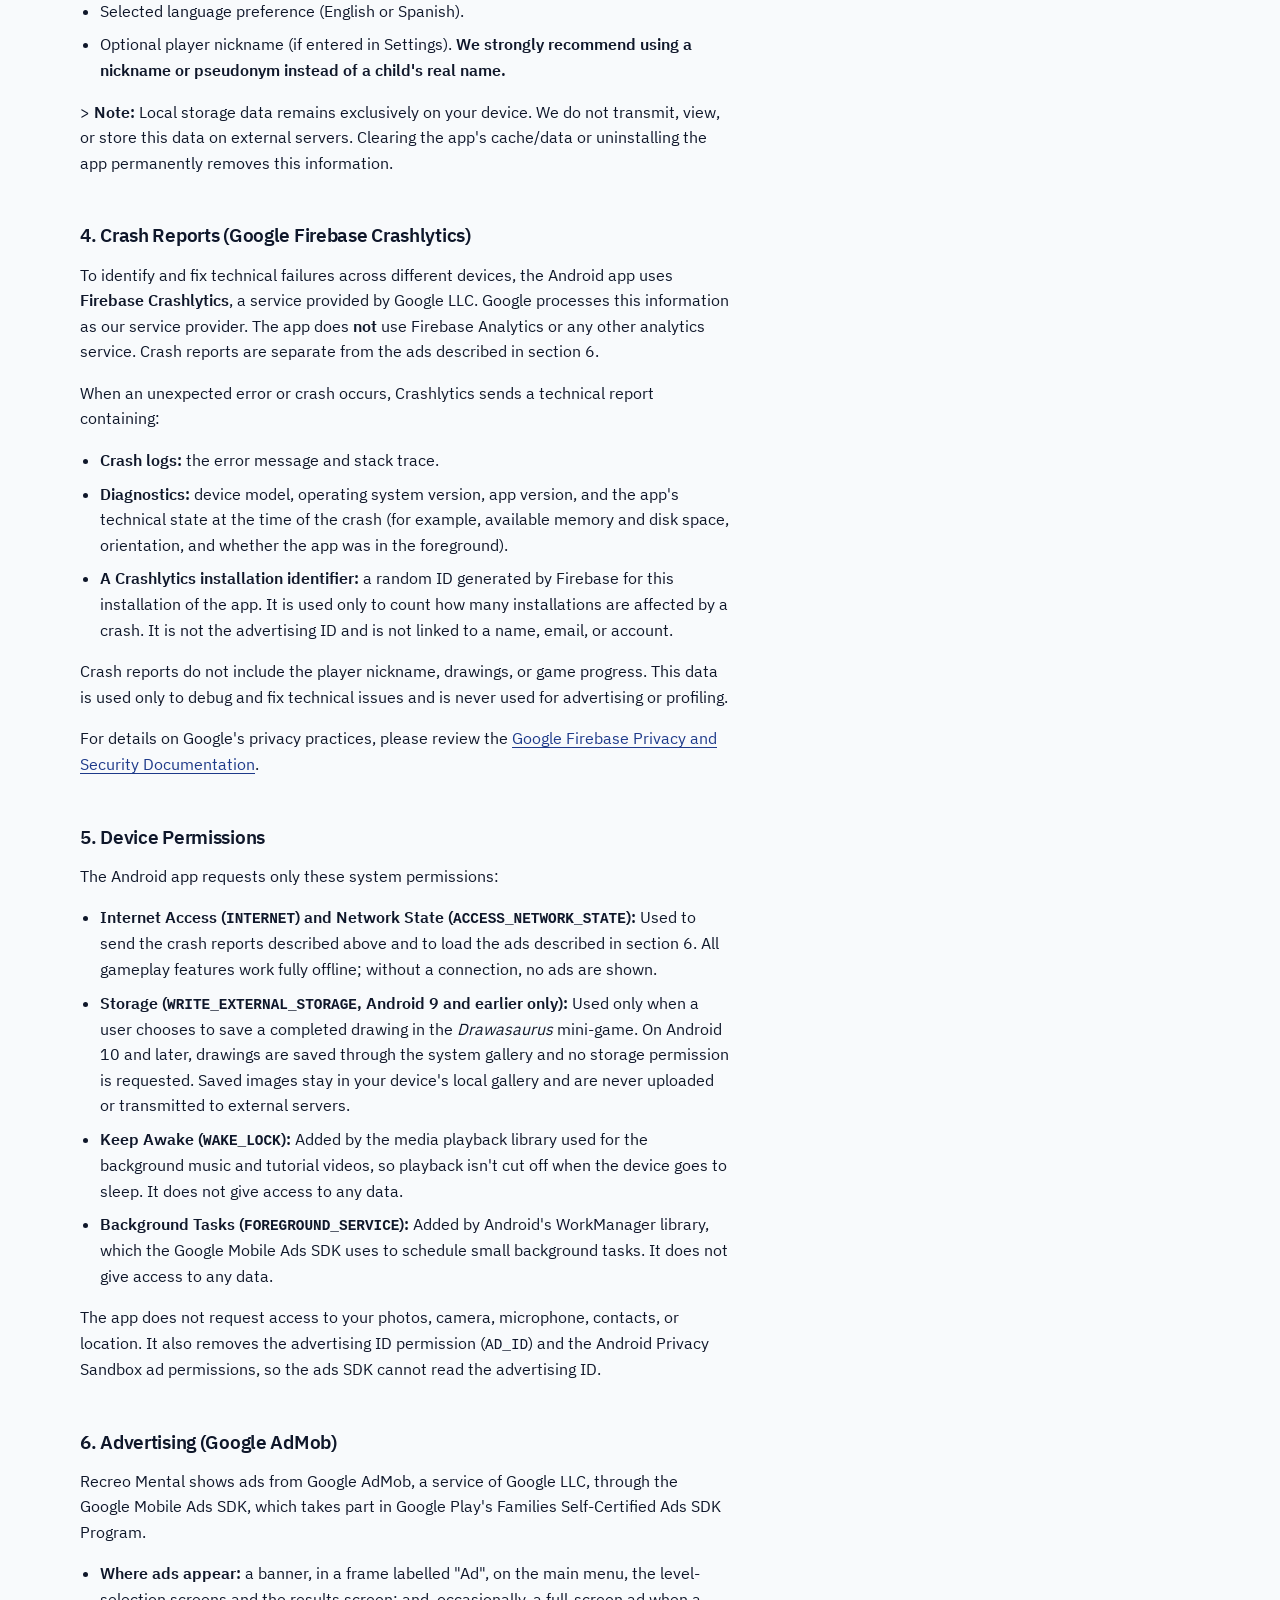
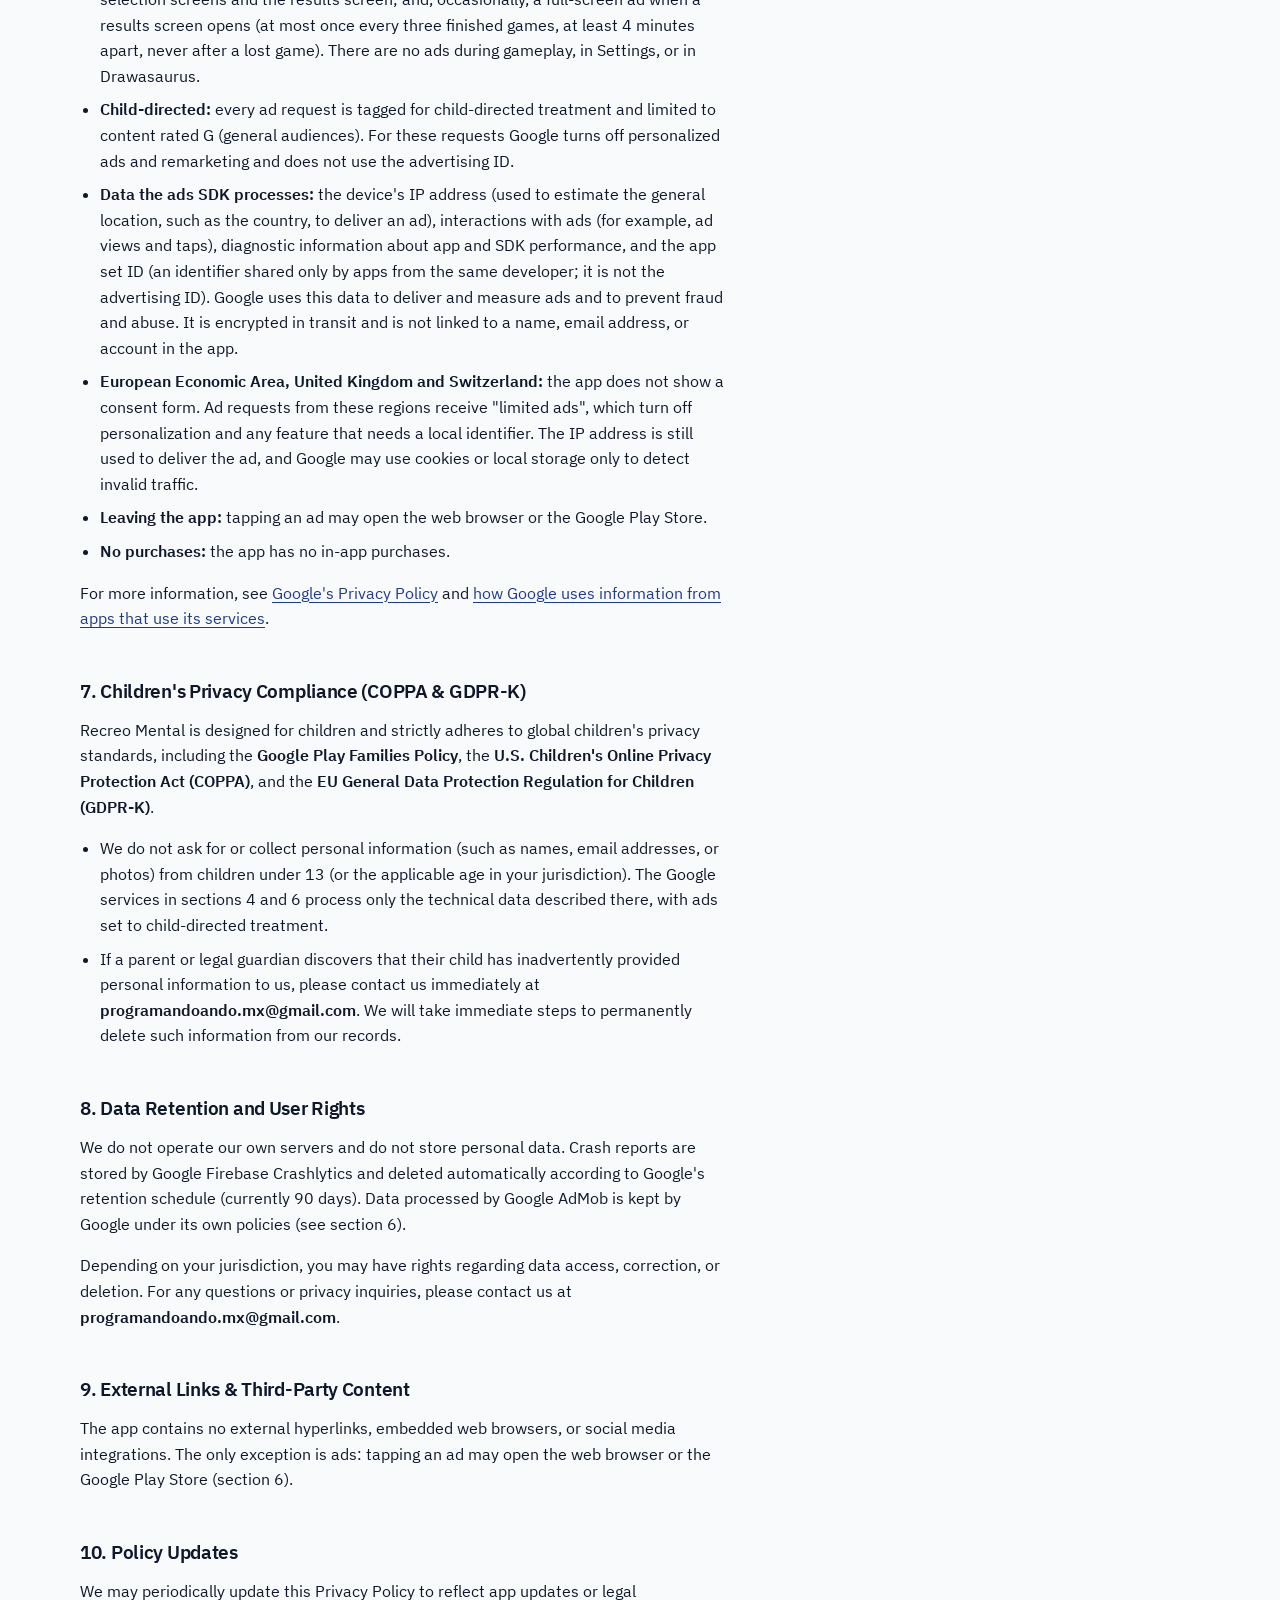
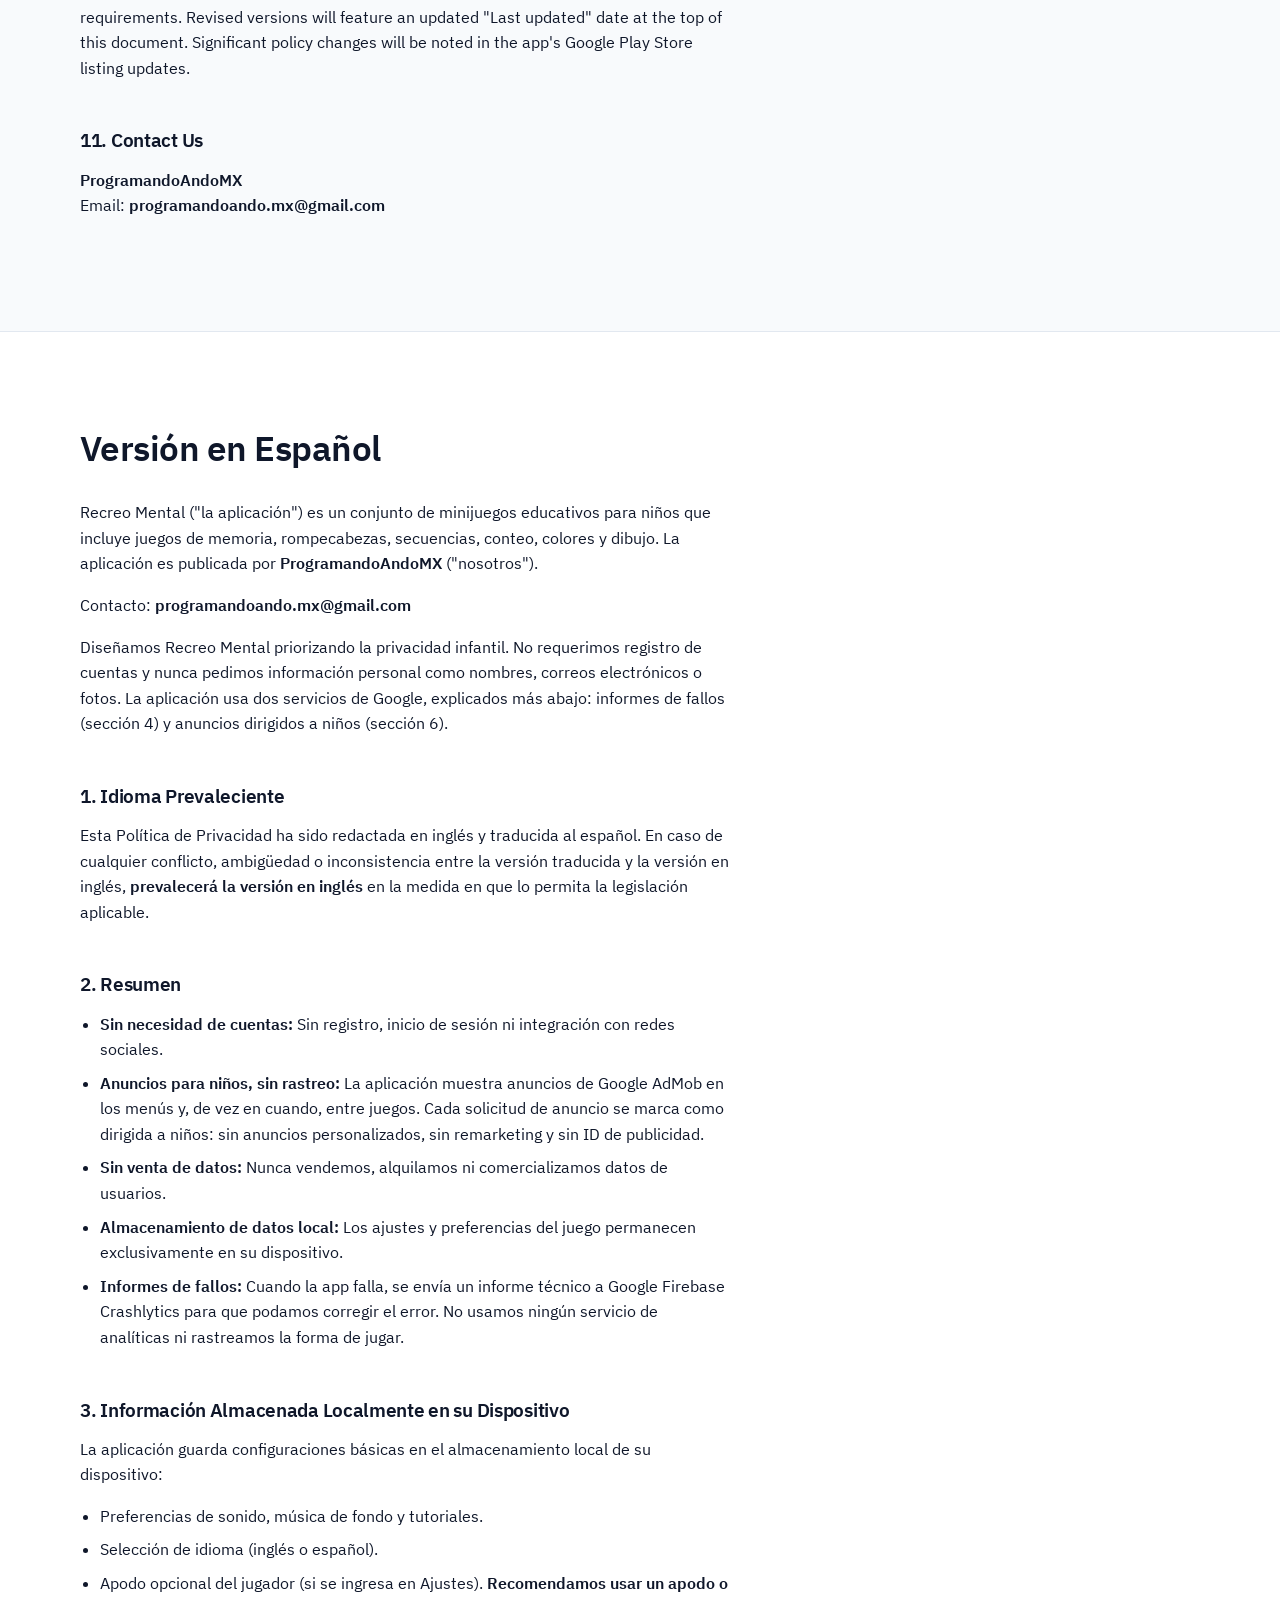
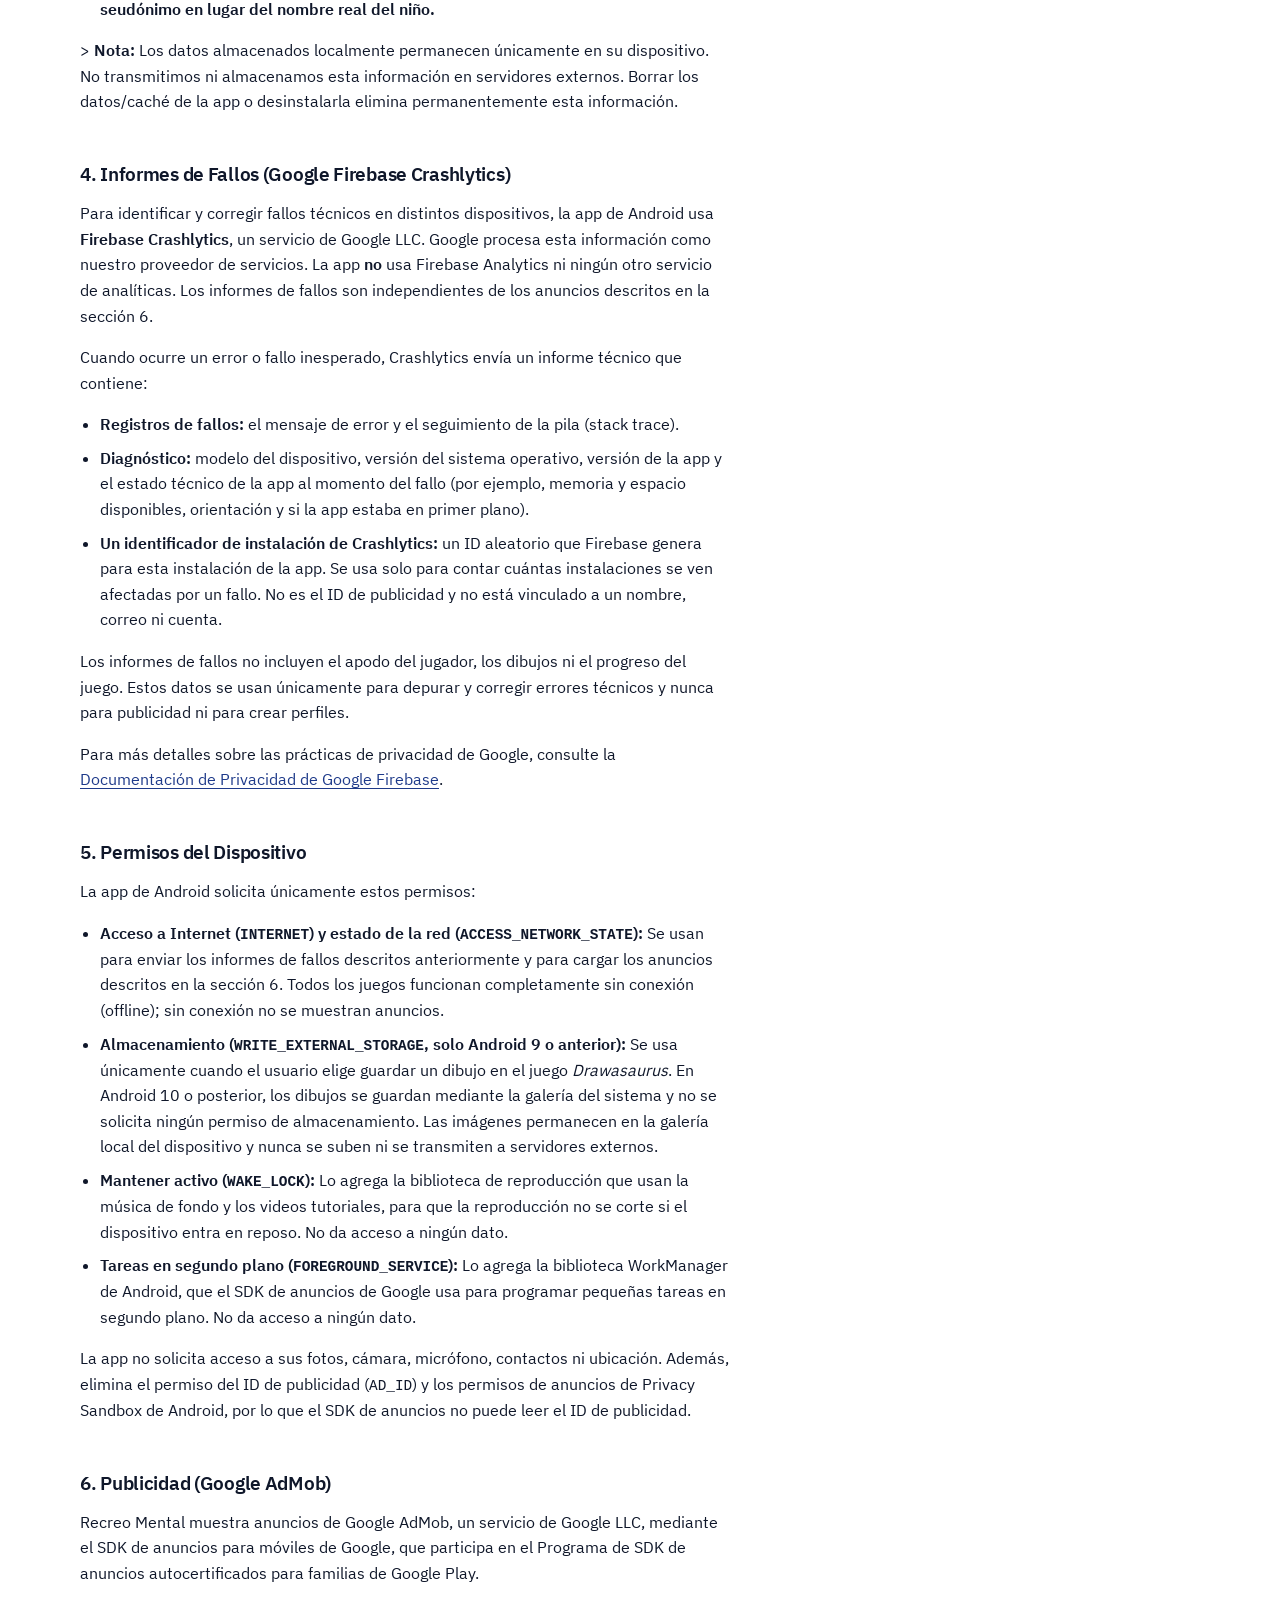
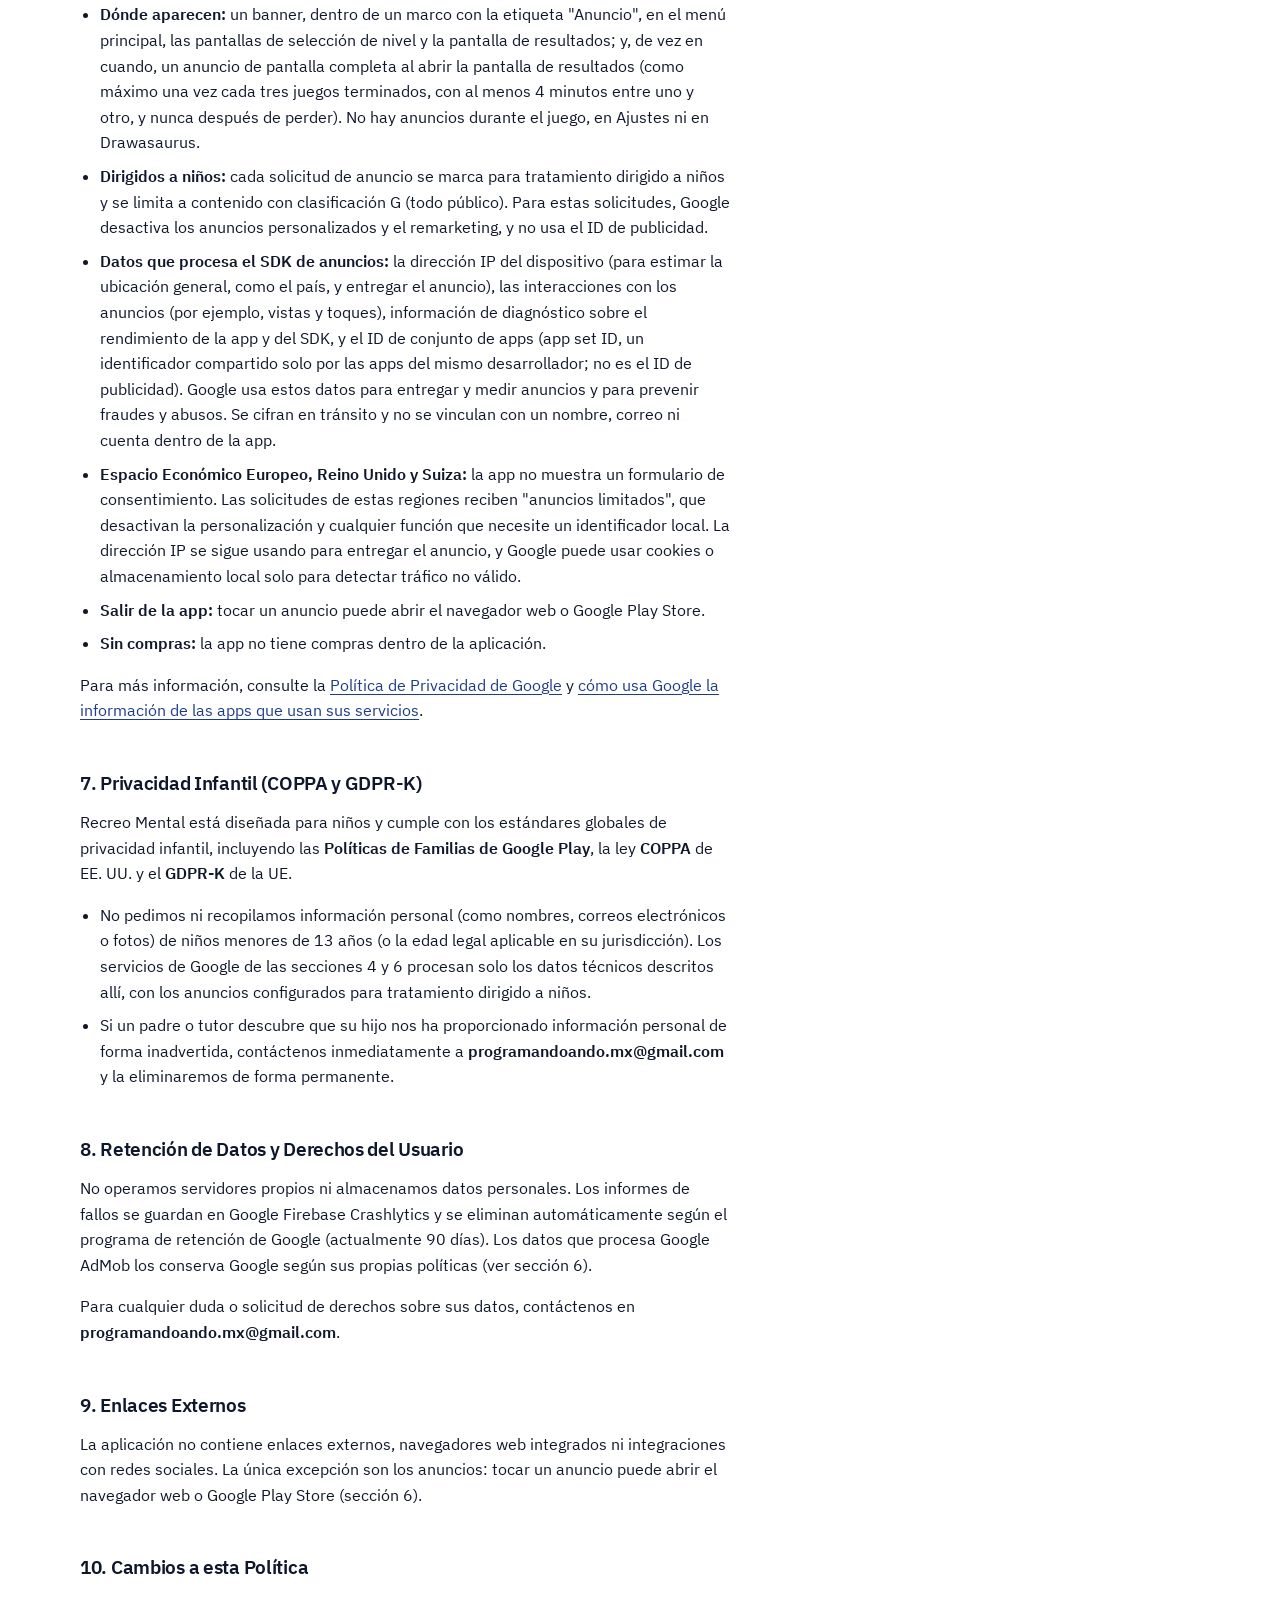
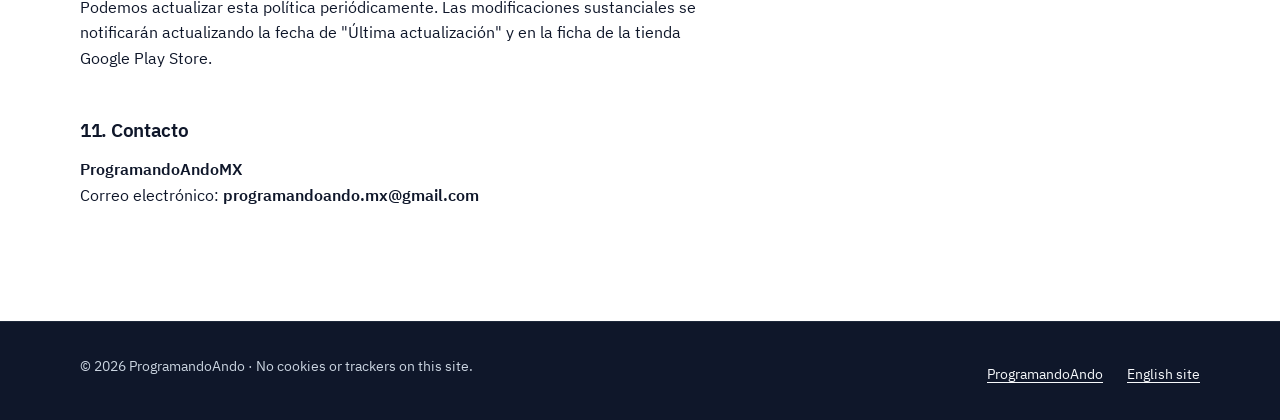
<file: recreo-mental-privacy/index.html>
<!doctype html>
<html lang="en">
<head>
<meta charset="utf-8">
<meta name="viewport" content="width=device-width, initial-scale=1">
<title>Recreo Mental — Privacy Policy / Política de Privacidad</title>
<meta name="description" content="Privacy policy of Recreo Mental, mini-games for kids by ProgramandoAndo. Política de privacidad de Recreo Mental.">
<meta name="theme-color" content="#ffffff" media="(prefers-color-scheme: light)">
<meta name="theme-color" content="#111a2e" media="(prefers-color-scheme: dark)">
<link rel="canonical" href="https://programandoandomx.github.io/recreo-mental-privacy/">
<link rel="icon" href="/favicon.svg" type="image/svg+xml">
<link rel="preload" href="/assets/fonts/ibm-plex-sans-600.woff2" as="font" type="font/woff2" crossorigin>
<link rel="stylesheet" href="/assets/css/site.css">
</head>
<!-- Generated from take-a-chill-flutter/privacy/index.md by tool/privacy_page.py. Edit the source, not this file. -->
<body>
<a class="skip" href="#contenido">Skip to content / Saltar al contenido</a>
<header class="site-header">
  <div class="container">
    <a class="wordmark" href="/"><svg viewBox="0 0 32 32" aria-hidden="true"><rect class="mark-bg" width="32" height="32" rx="6"/><path class="mark-fg" d="M11 24V8h6.5a5 5 0 0 1 0 10H11"/><rect class="mark-dot" x="20" y="20" width="4" height="4"/></svg>ProgramandoAndo</a>
    <nav class="site-nav" aria-label="Language / Idioma">
      <ul>
        <li><a href="#english-version" hreflang="en">English</a></li>
        <li><a href="#versión-en-español" hreflang="es" lang="es">Español</a></li>
      </ul>
    </nav>
  </div>
</header>
<main id="contenido">
  <section class="hero">
    <div class="container">
      <p class="eyebrow">Recreo Mental</p>
      <h1>Privacy Policy / <span lang="es">Política de Privacidad</span></h1>
      <p class="lead">Last updated / <span lang="es">Última actualización</span>: November 21, 2026</p>
    </div>
  </section>

  <section class="section legal" id="english-version" lang="en" aria-labelledby="h-en">
    <div class="container">
      <h2 id="h-en">English Version</h2>
<p>Recreo Mental ("the app") provides a collection of educational mini-games for children—including memory games, puzzles, sequence matching, counting, colors, and drawing. The app is published by <strong>ProgramandoAndoMX</strong> ("we", "us", or "our").</p>
<p>Contact: <strong>programandoando.mx@gmail.com</strong></p>
<p>We built Recreo Mental with children's privacy as a primary priority. We do not require account registration and never ask for personal information such as names, email addresses, or photos. The app uses two Google services, explained below: crash reports (section 4) and child-directed ads (section 6).</p>
<h3>1. Governing Language</h3>
<p>This Privacy Policy has been drafted in English and translated into Spanish. In the event of any conflict, ambiguity, or inconsistency between the translated version and the English version, the <strong>English version shall prevail</strong> to the extent permitted by applicable law.</p>
<h3>2. Quick Summary</h3>
<ul>
<li><strong>No Accounts Required:</strong> No sign-up, login, or social media integration.</li>
<li><strong>Child-Directed Ads, No Tracking:</strong> The app shows ads from Google AdMob on menus and, occasionally, between games. Every ad request is marked as child-directed: no personalized ads, no remarketing, and no advertising ID.</li>
<li><strong>No Data Selling:</strong> We never sell, rent, or trade user data.</li>
<li><strong>Local Data Storage:</strong> Game settings and preferences stay entirely on your local device.</li>
<li><strong>Crash Reports:</strong> When the app crashes, a technical crash report is sent to Google Firebase Crashlytics so we can fix the bug. We use no analytics service and do not track gameplay.</li>
</ul>
<h3>3. Information Stored Locally on Your Device</h3>
<p>The app stores basic configuration settings locally on your device's native storage system:</p>
<ul>
<li>Sound, background music, and tutorial toggle preferences.</li>
<li>Selected language preference (English or Spanish).</li>
<li>Optional player nickname (if entered in Settings). <strong>We strongly recommend using a nickname or pseudonym instead of a child's real name.</strong></li>
</ul>
<p>&gt; <strong>Note:</strong> Local storage data remains exclusively on your device. We do not transmit, view, or store this data on external servers. Clearing the app's cache/data or uninstalling the app permanently removes this information.</p>
<h3>4. Crash Reports (Google Firebase Crashlytics)</h3>
<p>To identify and fix technical failures across different devices, the Android app uses <strong>Firebase Crashlytics</strong>, a service provided by Google LLC. Google processes this information as our service provider. The app does <strong>not</strong> use Firebase Analytics or any other analytics service. Crash reports are separate from the ads described in section 6.</p>
<p>When an unexpected error or crash occurs, Crashlytics sends a technical report containing:</p>
<ul>
<li><strong>Crash logs:</strong> the error message and stack trace.</li>
<li><strong>Diagnostics:</strong> device model, operating system version, app version, and the app's technical state at the time of the crash (for example, available memory and disk space, orientation, and whether the app was in the foreground).</li>
<li><strong>A Crashlytics installation identifier:</strong> a random ID generated by Firebase for this installation of the app. It is used only to count how many installations are affected by a crash. It is not the advertising ID and is not linked to a name, email, or account.</li>
</ul>
<p>Crash reports do not include the player nickname, drawings, or game progress. This data is used only to debug and fix technical issues and is never used for advertising or profiling.</p>
<p>For details on Google's privacy practices, please review the <a href="https://firebase.google.com/support/privacy" rel="noopener">Google Firebase Privacy and Security Documentation</a>.</p>
<h3>5. Device Permissions</h3>
<p>The Android app requests only these system permissions:</p>
<ul>
<li><strong>Internet Access (<code>INTERNET</code>) and Network State (<code>ACCESS_NETWORK_STATE</code>):</strong> Used to send the crash reports described above and to load the ads described in section 6. All gameplay features work fully offline; without a connection, no ads are shown.</li>
<li><strong>Storage (<code>WRITE_EXTERNAL_STORAGE</code>, Android 9 and earlier only):</strong> Used only when a user chooses to save a completed drawing in the <em>Drawasaurus</em> mini-game. On Android 10 and later, drawings are saved through the system gallery and no storage permission is requested. Saved images stay in your device's local gallery and are never uploaded or transmitted to external servers.</li>
<li><strong>Keep Awake (<code>WAKE_LOCK</code>):</strong> Added by the media playback library used for the background music and tutorial videos, so playback isn't cut off when the device goes to sleep. It does not give access to any data.</li>
<li><strong>Background Tasks (<code>FOREGROUND_SERVICE</code>):</strong> Added by Android's WorkManager library, which the Google Mobile Ads SDK uses to schedule small background tasks. It does not give access to any data.</li>
</ul>
<p>The app does not request access to your photos, camera, microphone, contacts, or location. It also removes the advertising ID permission (<code>AD_ID</code>) and the Android Privacy Sandbox ad permissions, so the ads SDK cannot read the advertising ID.</p>
<h3>6. Advertising (Google AdMob)</h3>
<p>Recreo Mental shows ads from Google AdMob, a service of Google LLC, through the Google Mobile Ads SDK, which takes part in Google Play's Families Self-Certified Ads SDK Program.</p>
<ul>
<li><strong>Where ads appear:</strong> a banner, in a frame labelled "Ad", on the main menu, the level-selection screens and the results screen; and, occasionally, a full-screen ad when a results screen opens (at most once every three finished games, at least 4 minutes apart, never after a lost game). There are no ads during gameplay, in Settings, or in Drawasaurus.</li>
<li><strong>Child-directed:</strong> every ad request is tagged for child-directed treatment and limited to content rated G (general audiences). For these requests Google turns off personalized ads and remarketing and does not use the advertising ID.</li>
<li><strong>Data the ads SDK processes:</strong> the device's IP address (used to estimate the general location, such as the country, to deliver an ad), interactions with ads (for example, ad views and taps), diagnostic information about app and SDK performance, and the app set ID (an identifier shared only by apps from the same developer; it is not the advertising ID). Google uses this data to deliver and measure ads and to prevent fraud and abuse. It is encrypted in transit and is not linked to a name, email address, or account in the app.</li>
<li><strong>European Economic Area, United Kingdom and Switzerland:</strong> the app does not show a consent form. Ad requests from these regions receive "limited ads", which turn off personalization and any feature that needs a local identifier. The IP address is still used to deliver the ad, and Google may use cookies or local storage only to detect invalid traffic.</li>
<li><strong>Leaving the app:</strong> tapping an ad may open the web browser or the Google Play Store.</li>
<li><strong>No purchases:</strong> the app has no in-app purchases.</li>
</ul>
<p>For more information, see <a href="https://policies.google.com/privacy" rel="noopener">Google's Privacy Policy</a> and <a href="https://policies.google.com/technologies/partner-sites" rel="noopener">how Google uses information from apps that use its services</a>.</p>
<h3>7. Children's Privacy Compliance (COPPA &amp; GDPR-K)</h3>
<p>Recreo Mental is designed for children and strictly adheres to global children's privacy standards, including the <strong>Google Play Families Policy</strong>, the <strong>U.S. Children's Online Privacy Protection Act (COPPA)</strong>, and the <strong>EU General Data Protection Regulation for Children (GDPR-K)</strong>.</p>
<ul>
<li>We do not ask for or collect personal information (such as names, email addresses, or photos) from children under 13 (or the applicable age in your jurisdiction). The Google services in sections 4 and 6 process only the technical data described there, with ads set to child-directed treatment.</li>
<li>If a parent or legal guardian discovers that their child has inadvertently provided personal information to us, please contact us immediately at <strong>programandoando.mx@gmail.com</strong>. We will take immediate steps to permanently delete such information from our records.</li>
</ul>
<h3>8. Data Retention and User Rights</h3>
<p>We do not operate our own servers and do not store personal data. Crash reports are stored by Google Firebase Crashlytics and deleted automatically according to Google's retention schedule (currently 90 days). Data processed by Google AdMob is kept by Google under its own policies (see section 6).</p>
<p>Depending on your jurisdiction, you may have rights regarding data access, correction, or deletion. For any questions or privacy inquiries, please contact us at <strong>programandoando.mx@gmail.com</strong>.</p>
<h3>9. External Links &amp; Third-Party Content</h3>
<p>The app contains no external hyperlinks, embedded web browsers, or social media integrations. The only exception is ads: tapping an ad may open the web browser or the Google Play Store (section 6).</p>
<h3>10. Policy Updates</h3>
<p>We may periodically update this Privacy Policy to reflect app updates or legal requirements. Revised versions will feature an updated "Last updated" date at the top of this document. Significant policy changes will be noted in the app's Google Play Store listing updates.</p>
<h3>11. Contact Us</h3>
<p><strong>ProgramandoAndoMX</strong><br>
Email: <strong>programandoando.mx@gmail.com</strong></p>
    </div>
  </section>

  <section class="section legal section-alt" id="versión-en-español" lang="es" aria-labelledby="h-es">
    <div class="container">
      <h2 id="h-es">Versión en Español</h2>
<p>Recreo Mental ("la aplicación") es un conjunto de minijuegos educativos para niños que incluye juegos de memoria, rompecabezas, secuencias, conteo, colores y dibujo. La aplicación es publicada por <strong>ProgramandoAndoMX</strong> ("nosotros").</p>
<p>Contacto: <strong>programandoando.mx@gmail.com</strong></p>
<p>Diseñamos Recreo Mental priorizando la privacidad infantil. No requerimos registro de cuentas y nunca pedimos información personal como nombres, correos electrónicos o fotos. La aplicación usa dos servicios de Google, explicados más abajo: informes de fallos (sección 4) y anuncios dirigidos a niños (sección 6).</p>
<h3>1. Idioma Prevaleciente</h3>
<p>Esta Política de Privacidad ha sido redactada en inglés y traducida al español. En caso de cualquier conflicto, ambigüedad o inconsistencia entre la versión traducida y la versión en inglés, <strong>prevalecerá la versión en inglés</strong> en la medida en que lo permita la legislación aplicable.</p>
<h3>2. Resumen</h3>
<ul>
<li><strong>Sin necesidad de cuentas:</strong> Sin registro, inicio de sesión ni integración con redes sociales.</li>
<li><strong>Anuncios para niños, sin rastreo:</strong> La aplicación muestra anuncios de Google AdMob en los menús y, de vez en cuando, entre juegos. Cada solicitud de anuncio se marca como dirigida a niños: sin anuncios personalizados, sin remarketing y sin ID de publicidad.</li>
<li><strong>Sin venta de datos:</strong> Nunca vendemos, alquilamos ni comercializamos datos de usuarios.</li>
<li><strong>Almacenamiento de datos local:</strong> Los ajustes y preferencias del juego permanecen exclusivamente en su dispositivo.</li>
<li><strong>Informes de fallos:</strong> Cuando la app falla, se envía un informe técnico a Google Firebase Crashlytics para que podamos corregir el error. No usamos ningún servicio de analíticas ni rastreamos la forma de jugar.</li>
</ul>
<h3>3. Información Almacenada Localmente en su Dispositivo</h3>
<p>La aplicación guarda configuraciones básicas en el almacenamiento local de su dispositivo:</p>
<ul>
<li>Preferencias de sonido, música de fondo y tutoriales.</li>
<li>Selección de idioma (inglés o español).</li>
<li>Apodo opcional del jugador (si se ingresa en Ajustes). <strong>Recomendamos usar un apodo o seudónimo en lugar del nombre real del niño.</strong></li>
</ul>
<p>&gt; <strong>Nota:</strong> Los datos almacenados localmente permanecen únicamente en su dispositivo. No transmitimos ni almacenamos esta información en servidores externos. Borrar los datos/caché de la app o desinstalarla elimina permanentemente esta información.</p>
<h3>4. Informes de Fallos (Google Firebase Crashlytics)</h3>
<p>Para identificar y corregir fallos técnicos en distintos dispositivos, la app de Android usa <strong>Firebase Crashlytics</strong>, un servicio de Google LLC. Google procesa esta información como nuestro proveedor de servicios. La app <strong>no</strong> usa Firebase Analytics ni ningún otro servicio de analíticas. Los informes de fallos son independientes de los anuncios descritos en la sección 6.</p>
<p>Cuando ocurre un error o fallo inesperado, Crashlytics envía un informe técnico que contiene:</p>
<ul>
<li><strong>Registros de fallos:</strong> el mensaje de error y el seguimiento de la pila (stack trace).</li>
<li><strong>Diagnóstico:</strong> modelo del dispositivo, versión del sistema operativo, versión de la app y el estado técnico de la app al momento del fallo (por ejemplo, memoria y espacio disponibles, orientación y si la app estaba en primer plano).</li>
<li><strong>Un identificador de instalación de Crashlytics:</strong> un ID aleatorio que Firebase genera para esta instalación de la app. Se usa solo para contar cuántas instalaciones se ven afectadas por un fallo. No es el ID de publicidad y no está vinculado a un nombre, correo ni cuenta.</li>
</ul>
<p>Los informes de fallos no incluyen el apodo del jugador, los dibujos ni el progreso del juego. Estos datos se usan únicamente para depurar y corregir errores técnicos y nunca para publicidad ni para crear perfiles.</p>
<p>Para más detalles sobre las prácticas de privacidad de Google, consulte la <a href="https://firebase.google.com/support/privacy" rel="noopener">Documentación de Privacidad de Google Firebase</a>.</p>
<h3>5. Permisos del Dispositivo</h3>
<p>La app de Android solicita únicamente estos permisos:</p>
<ul>
<li><strong>Acceso a Internet (<code>INTERNET</code>) y estado de la red (<code>ACCESS_NETWORK_STATE</code>):</strong> Se usan para enviar los informes de fallos descritos anteriormente y para cargar los anuncios descritos en la sección 6. Todos los juegos funcionan completamente sin conexión (offline); sin conexión no se muestran anuncios.</li>
<li><strong>Almacenamiento (<code>WRITE_EXTERNAL_STORAGE</code>, solo Android 9 o anterior):</strong> Se usa únicamente cuando el usuario elige guardar un dibujo en el juego <em>Drawasaurus</em>. En Android 10 o posterior, los dibujos se guardan mediante la galería del sistema y no se solicita ningún permiso de almacenamiento. Las imágenes permanecen en la galería local del dispositivo y nunca se suben ni se transmiten a servidores externos.</li>
<li><strong>Mantener activo (<code>WAKE_LOCK</code>):</strong> Lo agrega la biblioteca de reproducción que usan la música de fondo y los videos tutoriales, para que la reproducción no se corte si el dispositivo entra en reposo. No da acceso a ningún dato.</li>
<li><strong>Tareas en segundo plano (<code>FOREGROUND_SERVICE</code>):</strong> Lo agrega la biblioteca WorkManager de Android, que el SDK de anuncios de Google usa para programar pequeñas tareas en segundo plano. No da acceso a ningún dato.</li>
</ul>
<p>La app no solicita acceso a sus fotos, cámara, micrófono, contactos ni ubicación. Además, elimina el permiso del ID de publicidad (<code>AD_ID</code>) y los permisos de anuncios de Privacy Sandbox de Android, por lo que el SDK de anuncios no puede leer el ID de publicidad.</p>
<h3>6. Publicidad (Google AdMob)</h3>
<p>Recreo Mental muestra anuncios de Google AdMob, un servicio de Google LLC, mediante el SDK de anuncios para móviles de Google, que participa en el Programa de SDK de anuncios autocertificados para familias de Google Play.</p>
<ul>
<li><strong>Dónde aparecen:</strong> un banner, dentro de un marco con la etiqueta "Anuncio", en el menú principal, las pantallas de selección de nivel y la pantalla de resultados; y, de vez en cuando, un anuncio de pantalla completa al abrir la pantalla de resultados (como máximo una vez cada tres juegos terminados, con al menos 4 minutos entre uno y otro, y nunca después de perder). No hay anuncios durante el juego, en Ajustes ni en Drawasaurus.</li>
<li><strong>Dirigidos a niños:</strong> cada solicitud de anuncio se marca para tratamiento dirigido a niños y se limita a contenido con clasificación G (todo público). Para estas solicitudes, Google desactiva los anuncios personalizados y el remarketing, y no usa el ID de publicidad.</li>
<li><strong>Datos que procesa el SDK de anuncios:</strong> la dirección IP del dispositivo (para estimar la ubicación general, como el país, y entregar el anuncio), las interacciones con los anuncios (por ejemplo, vistas y toques), información de diagnóstico sobre el rendimiento de la app y del SDK, y el ID de conjunto de apps (app set ID, un identificador compartido solo por las apps del mismo desarrollador; no es el ID de publicidad). Google usa estos datos para entregar y medir anuncios y para prevenir fraudes y abusos. Se cifran en tránsito y no se vinculan con un nombre, correo ni cuenta dentro de la app.</li>
<li><strong>Espacio Económico Europeo, Reino Unido y Suiza:</strong> la app no muestra un formulario de consentimiento. Las solicitudes de estas regiones reciben "anuncios limitados", que desactivan la personalización y cualquier función que necesite un identificador local. La dirección IP se sigue usando para entregar el anuncio, y Google puede usar cookies o almacenamiento local solo para detectar tráfico no válido.</li>
<li><strong>Salir de la app:</strong> tocar un anuncio puede abrir el navegador web o Google Play Store.</li>
<li><strong>Sin compras:</strong> la app no tiene compras dentro de la aplicación.</li>
</ul>
<p>Para más información, consulte la <a href="https://policies.google.com/privacy?hl=es" rel="noopener">Política de Privacidad de Google</a> y <a href="https://policies.google.com/technologies/partner-sites?hl=es" rel="noopener">cómo usa Google la información de las apps que usan sus servicios</a>.</p>
<h3>7. Privacidad Infantil (COPPA y GDPR-K)</h3>
<p>Recreo Mental está diseñada para niños y cumple con los estándares globales de privacidad infantil, incluyendo las <strong>Políticas de Familias de Google Play</strong>, la ley <strong>COPPA</strong> de EE. UU. y el <strong>GDPR-K</strong> de la UE.</p>
<ul>
<li>No pedimos ni recopilamos información personal (como nombres, correos electrónicos o fotos) de niños menores de 13 años (o la edad legal aplicable en su jurisdicción). Los servicios de Google de las secciones 4 y 6 procesan solo los datos técnicos descritos allí, con los anuncios configurados para tratamiento dirigido a niños.</li>
<li>Si un padre o tutor descubre que su hijo nos ha proporcionado información personal de forma inadvertida, contáctenos inmediatamente a <strong>programandoando.mx@gmail.com</strong> y la eliminaremos de forma permanente.</li>
</ul>
<h3>8. Retención de Datos y Derechos del Usuario</h3>
<p>No operamos servidores propios ni almacenamos datos personales. Los informes de fallos se guardan en Google Firebase Crashlytics y se eliminan automáticamente según el programa de retención de Google (actualmente 90 días). Los datos que procesa Google AdMob los conserva Google según sus propias políticas (ver sección 6).</p>
<p>Para cualquier duda o solicitud de derechos sobre sus datos, contáctenos en <strong>programandoando.mx@gmail.com</strong>.</p>
<h3>9. Enlaces Externos</h3>
<p>La aplicación no contiene enlaces externos, navegadores web integrados ni integraciones con redes sociales. La única excepción son los anuncios: tocar un anuncio puede abrir el navegador web o Google Play Store (sección 6).</p>
<h3>10. Cambios a esta Política</h3>
<p>Podemos actualizar esta política periódicamente. Las modificaciones sustanciales se notificarán actualizando la fecha de "Última actualización" y en la ficha de la tienda Google Play Store.</p>
<h3>11. Contacto</h3>
<p><strong>ProgramandoAndoMX</strong><br>
Correo electrónico: <strong>programandoando.mx@gmail.com</strong></p>
    </div>
  </section>
</main>
<footer class="site-footer">
  <div class="container">
    <p>© 2026 ProgramandoAndo · No cookies or trackers on this site.</p>
    <ul>
      <li><a href="/">ProgramandoAndo</a></li>
      <li><a href="/en/" hreflang="en">English site</a></li>
    </ul>
  </div>
</footer>
</body>
</html>
</file>
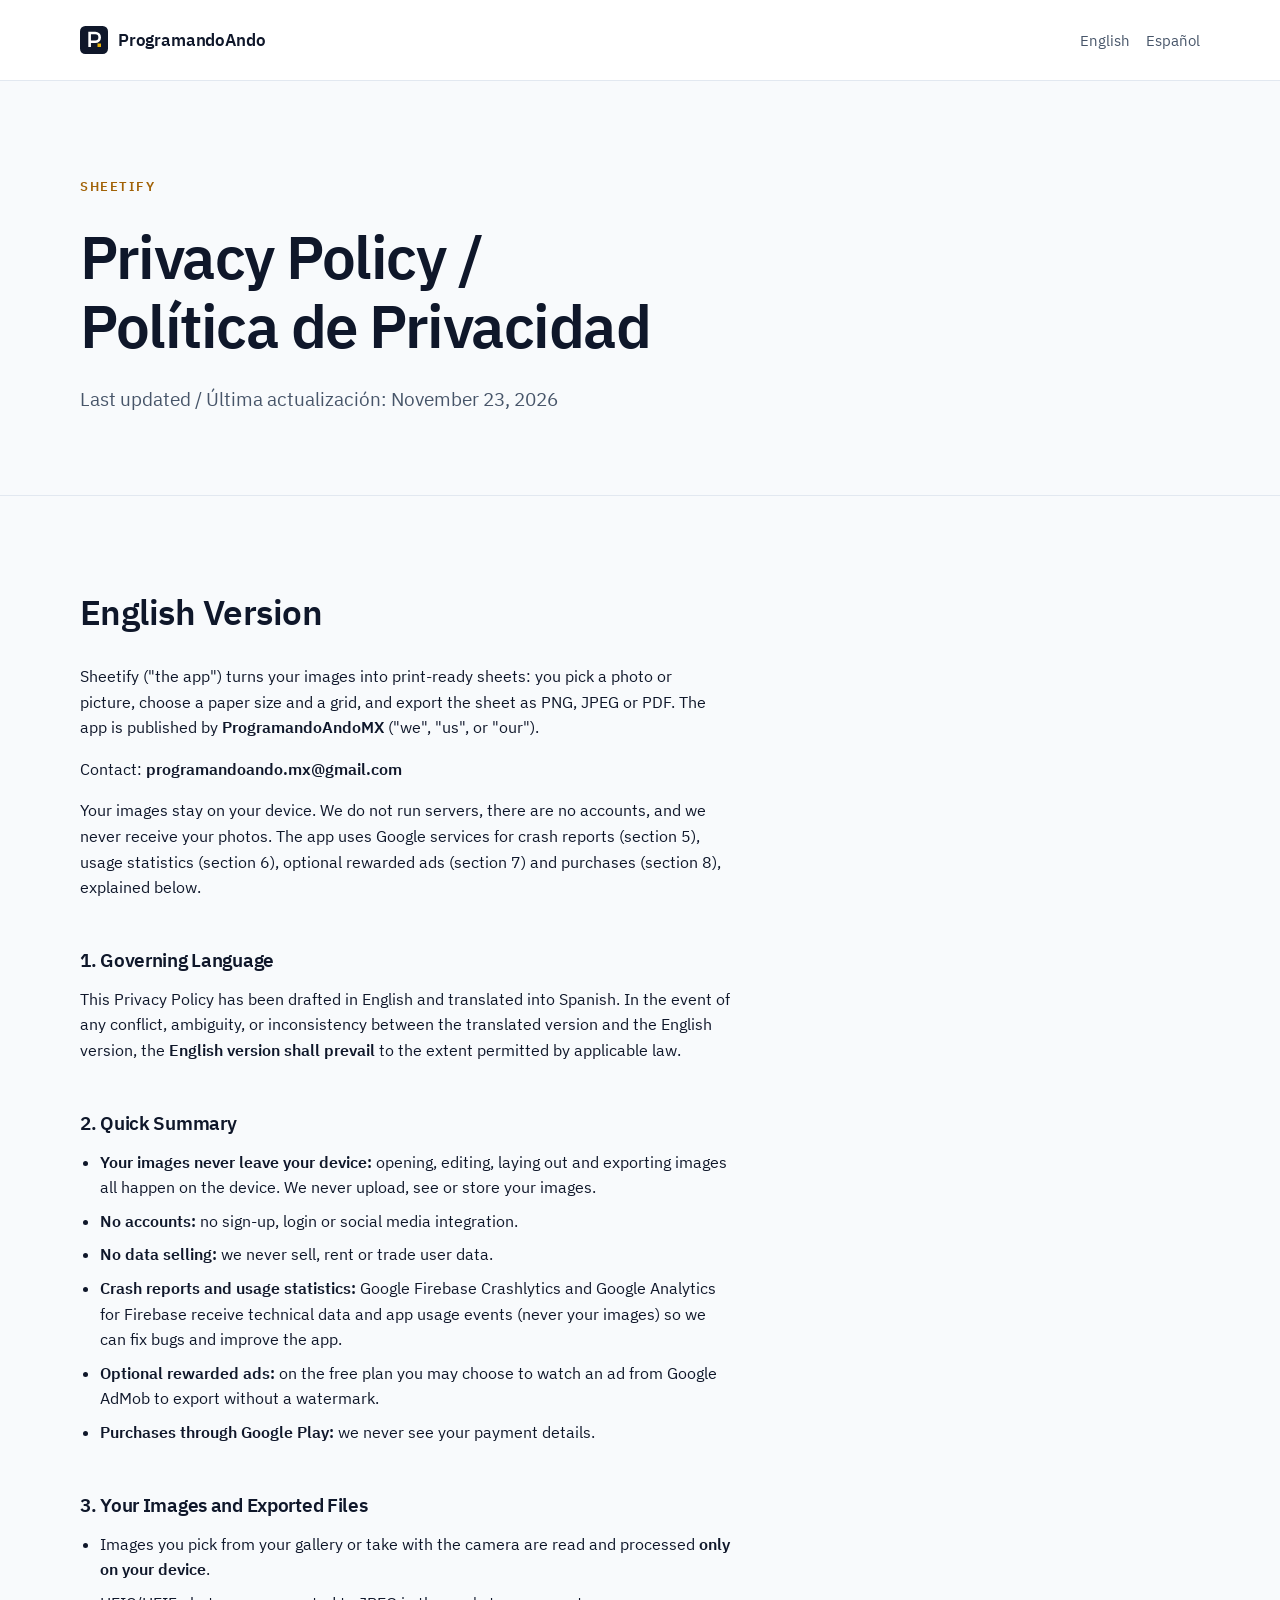
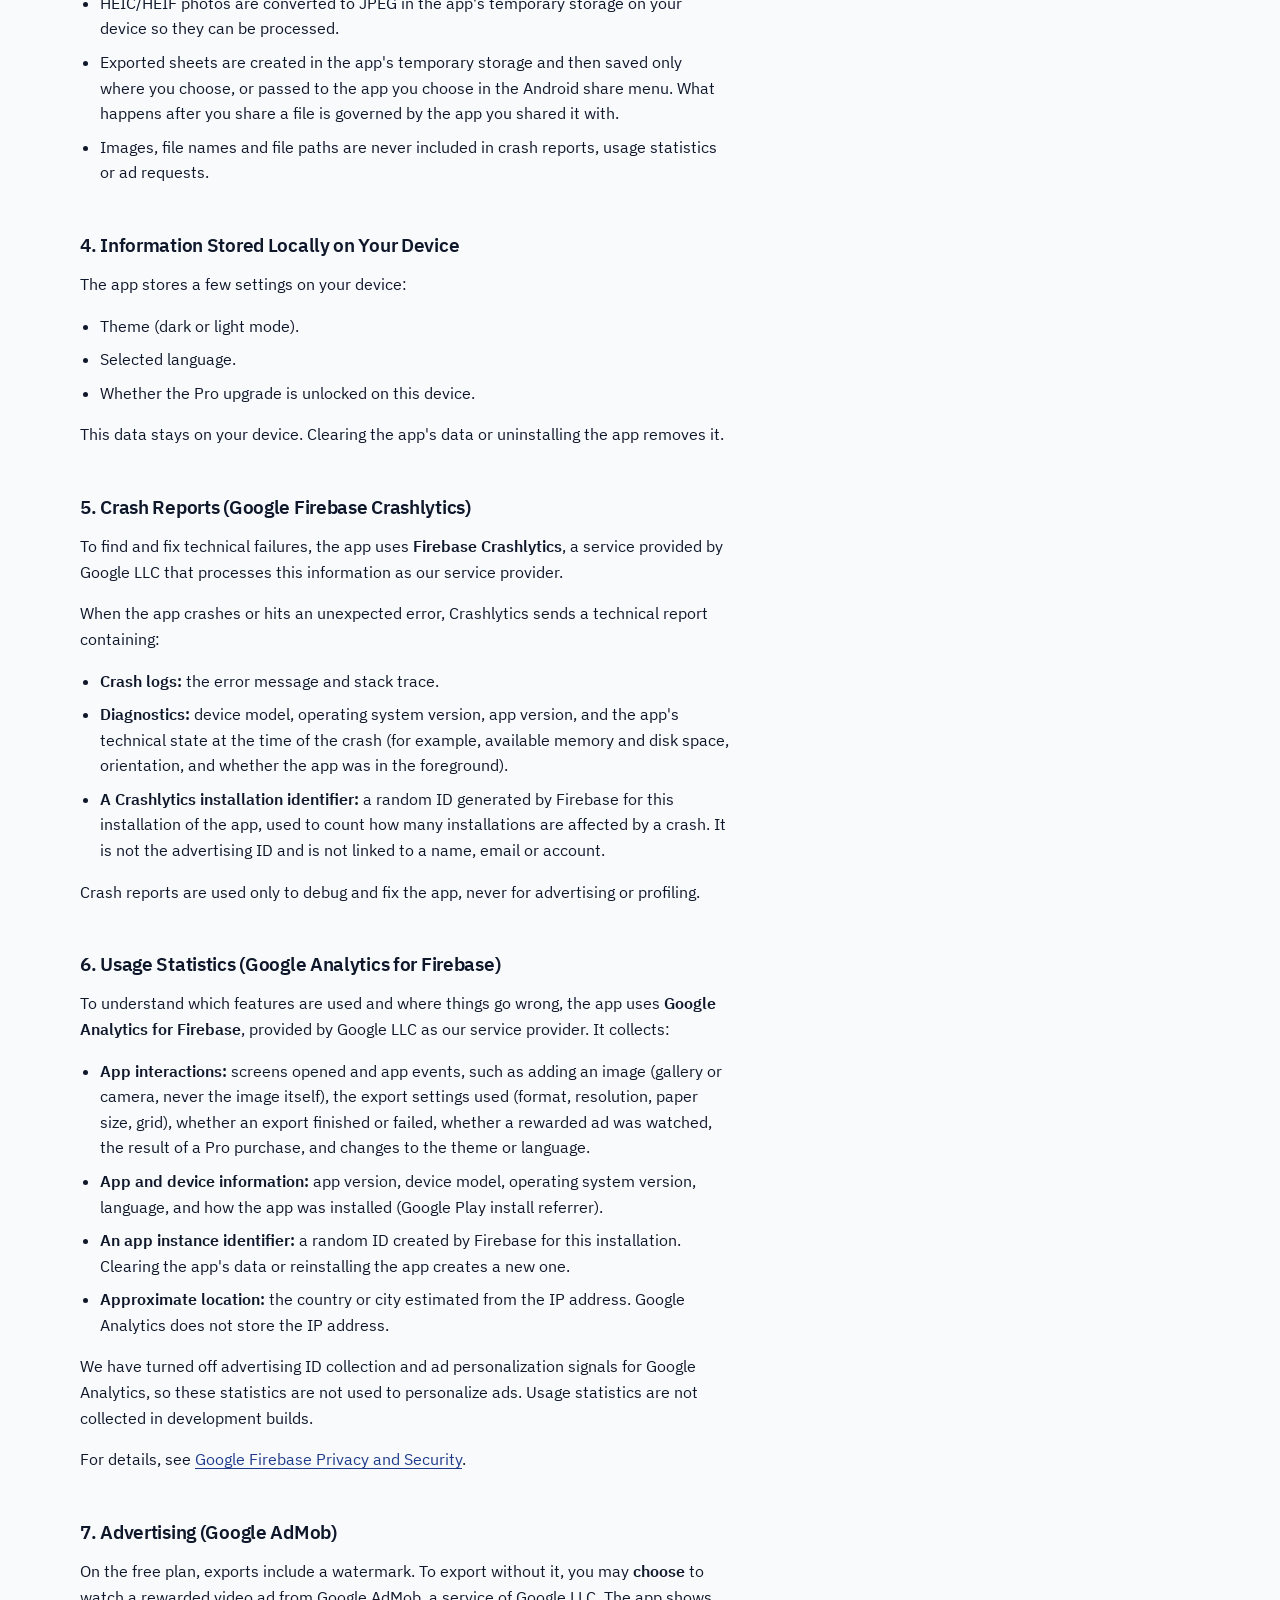
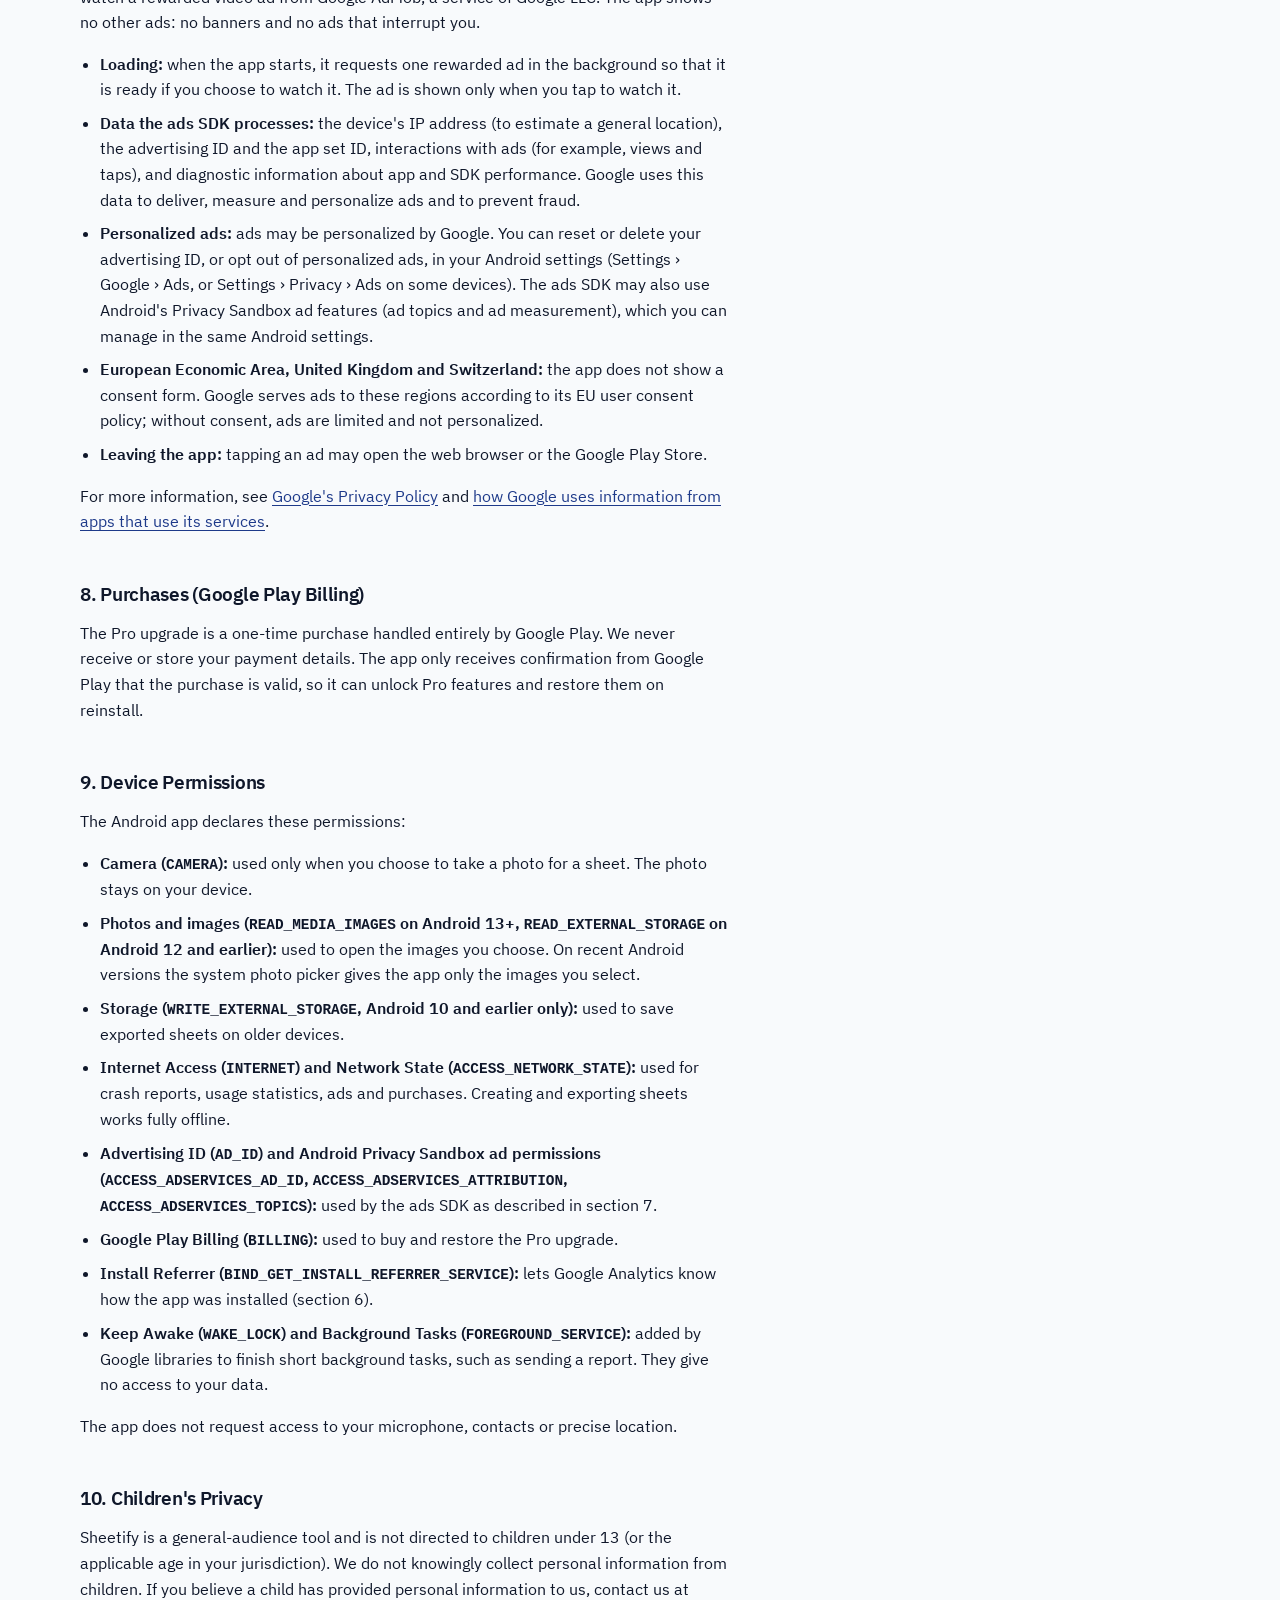
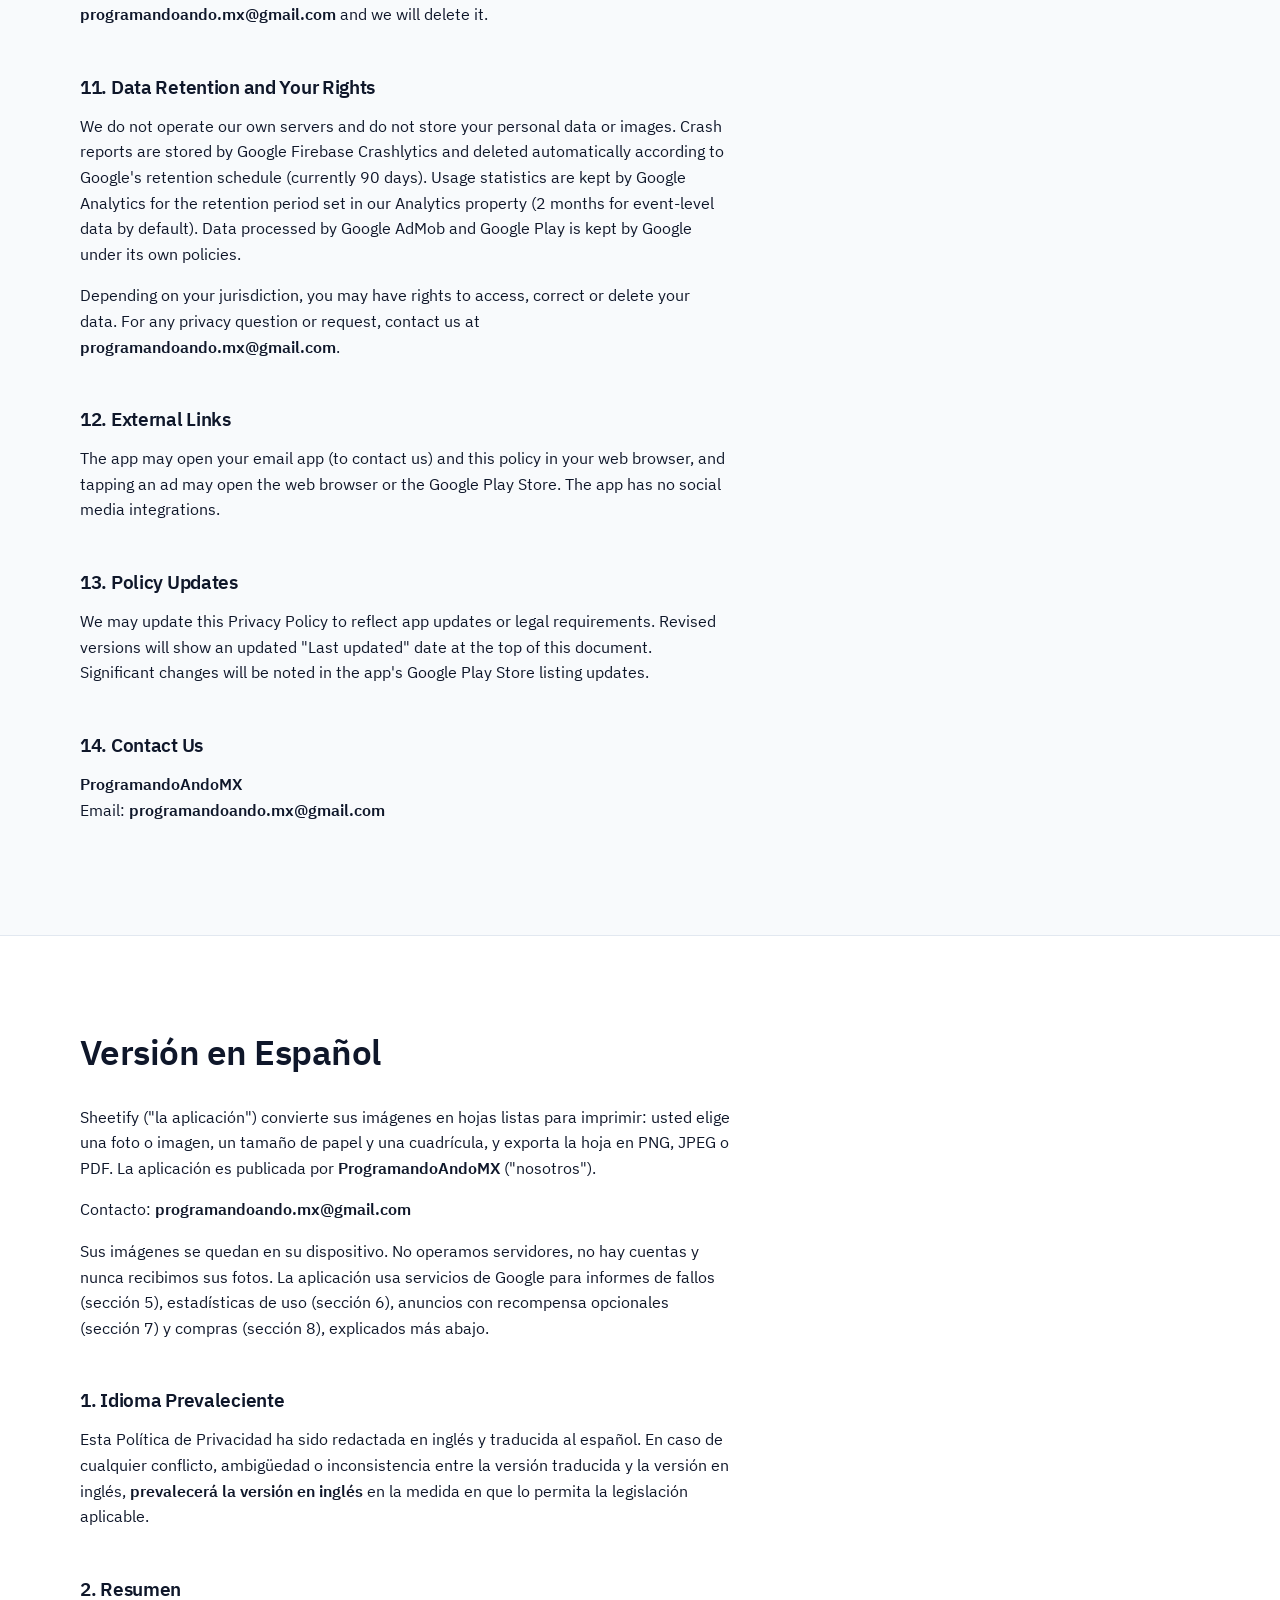
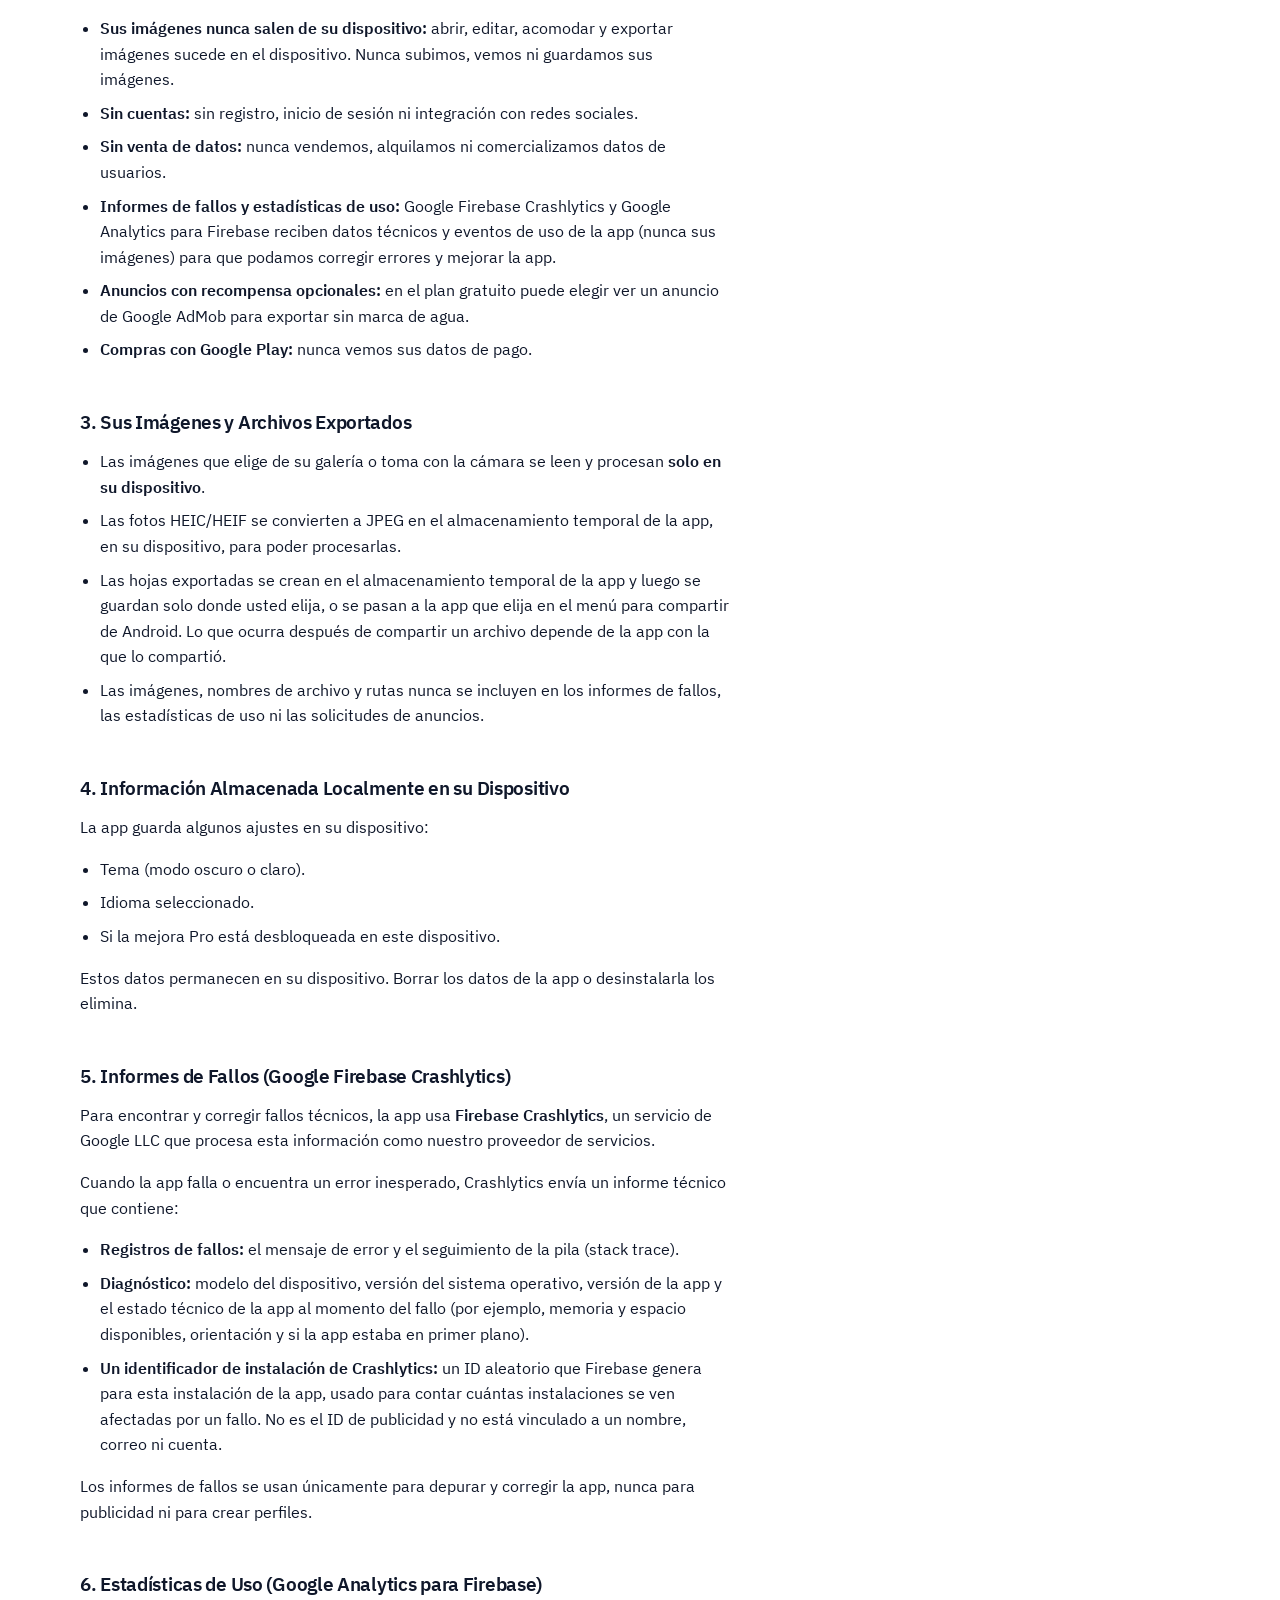
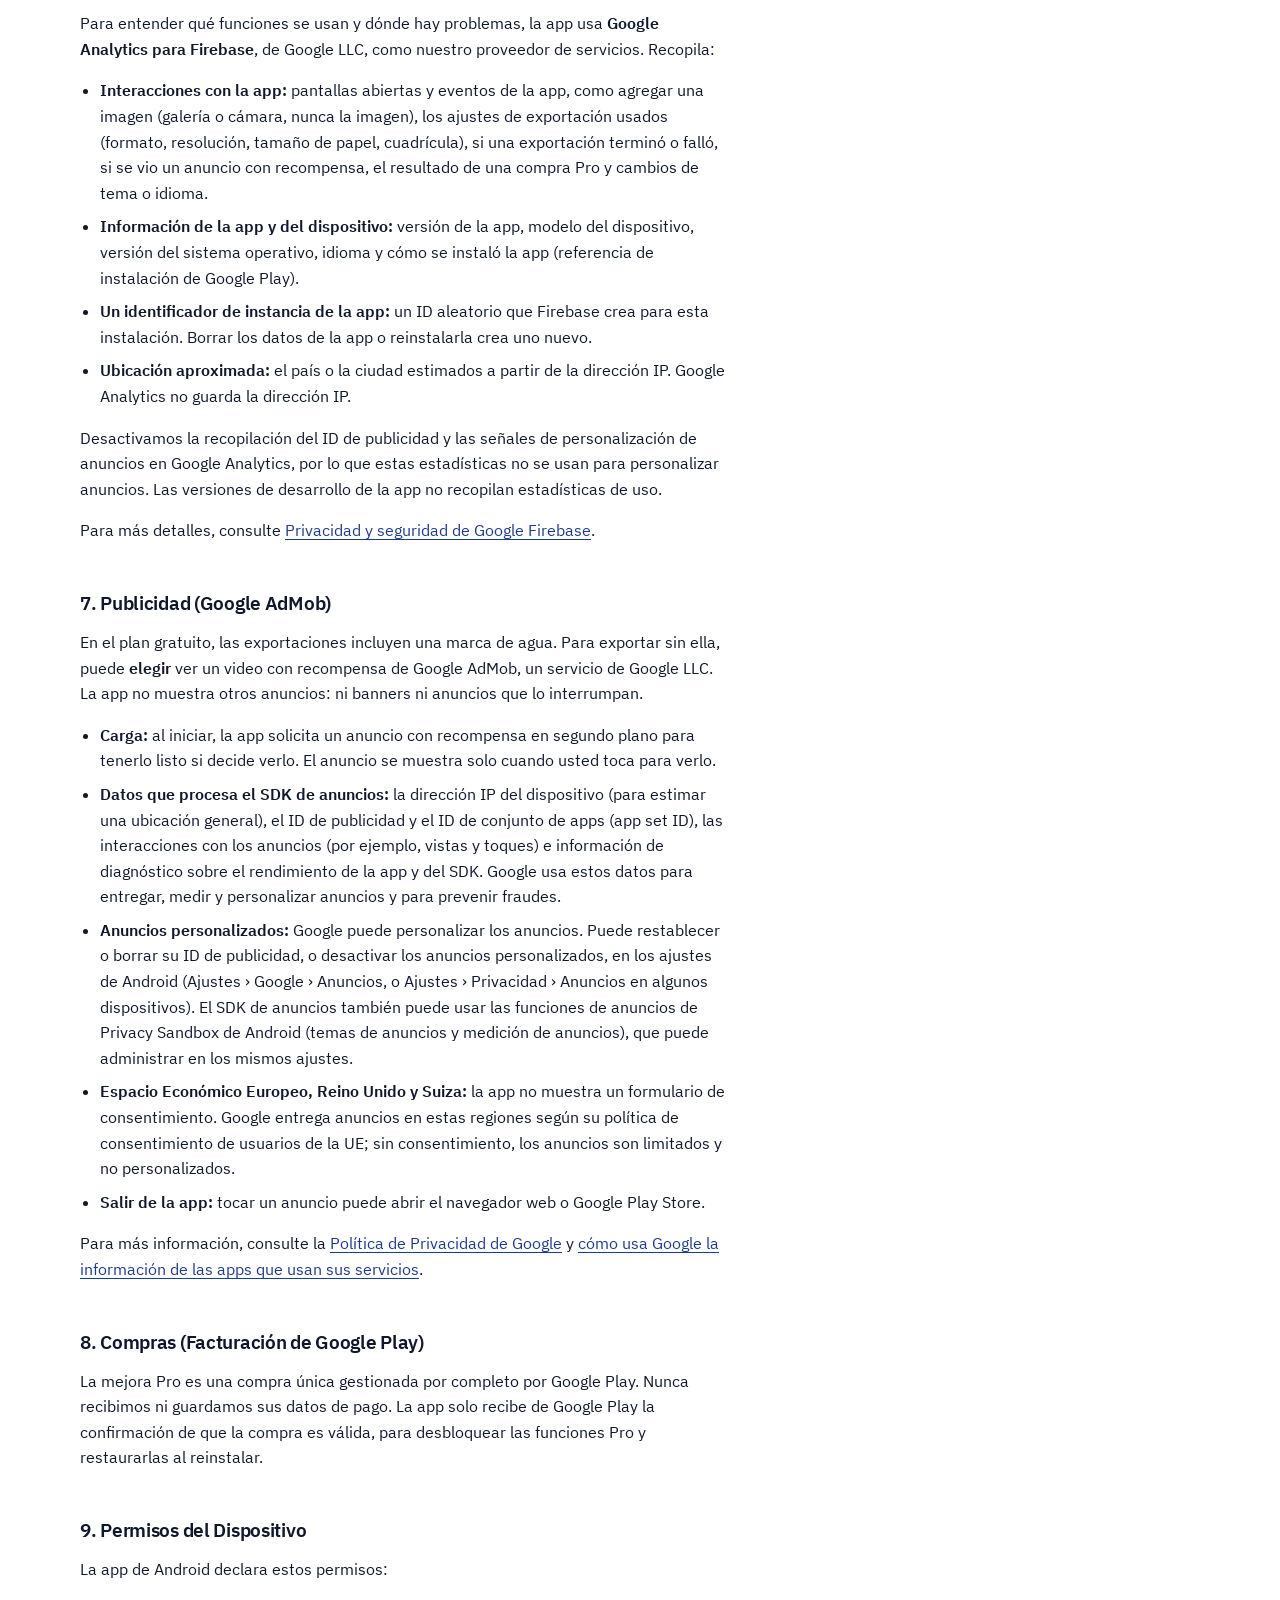
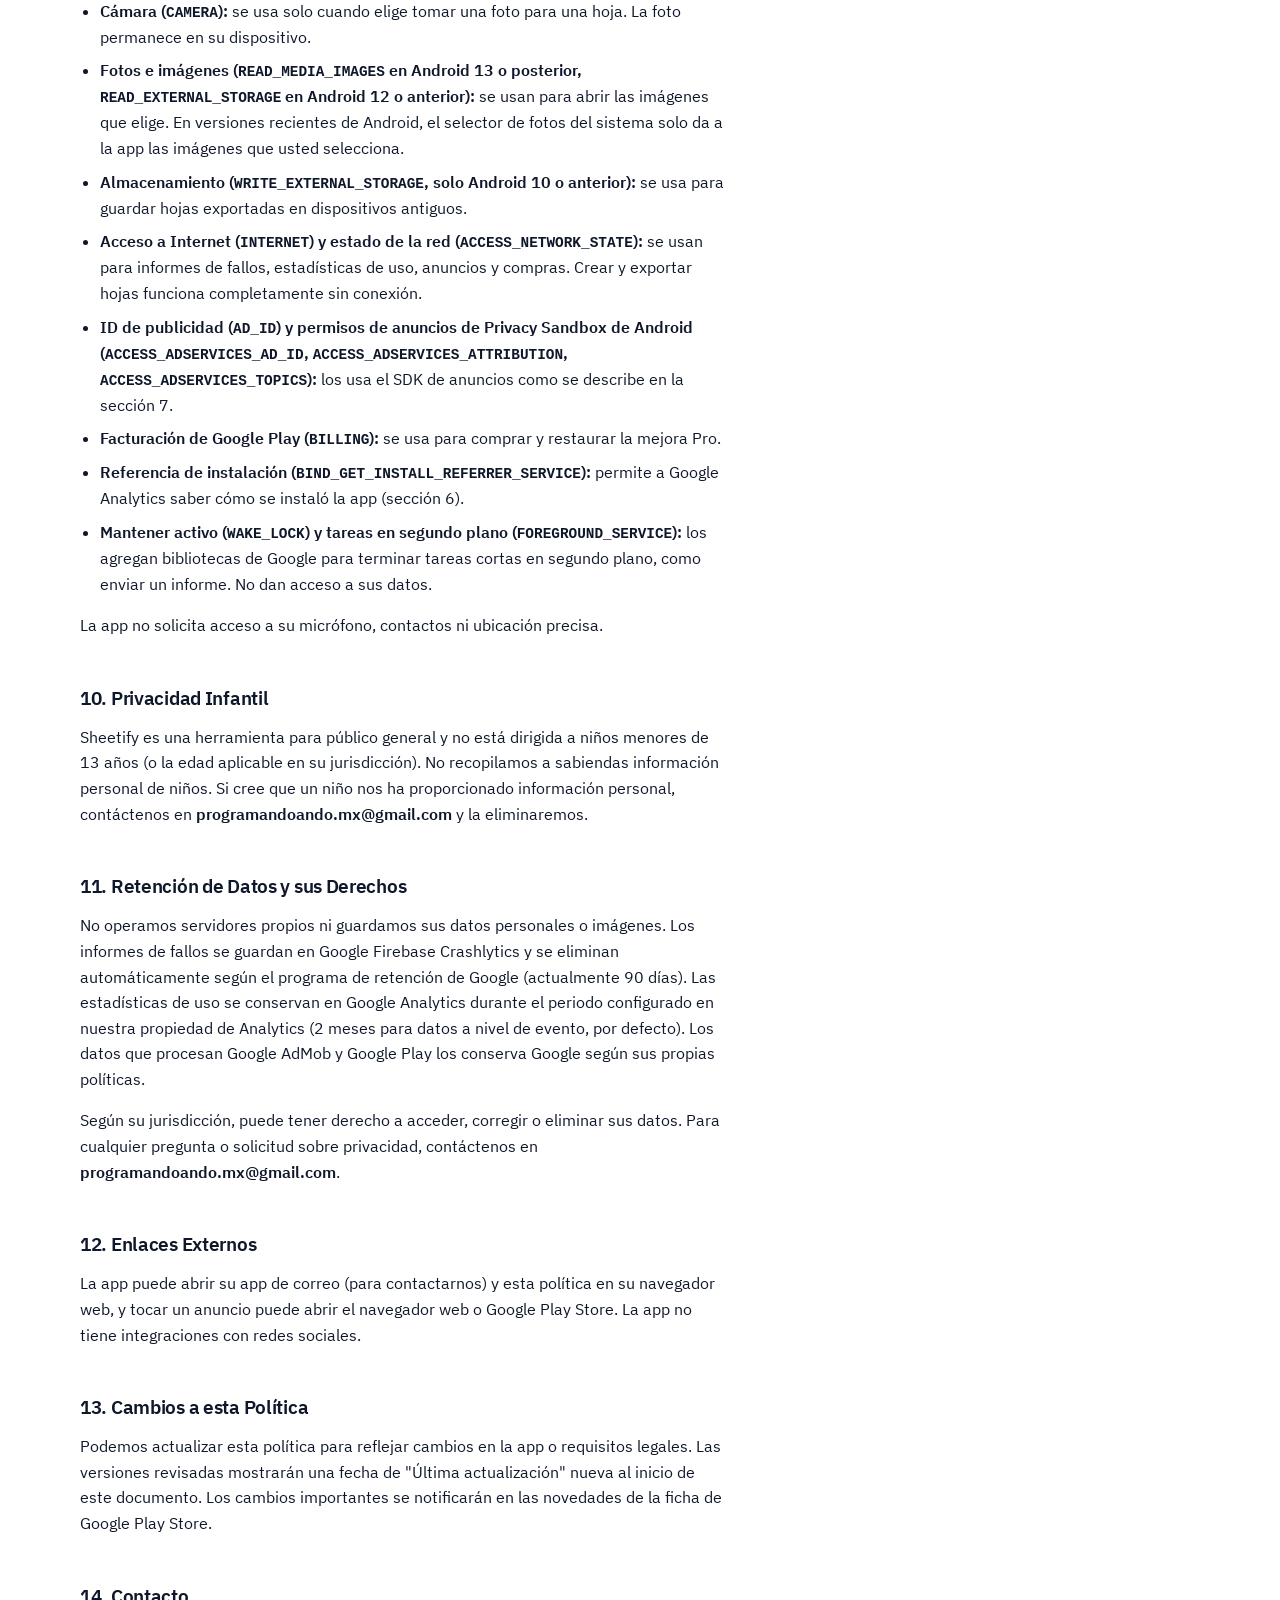
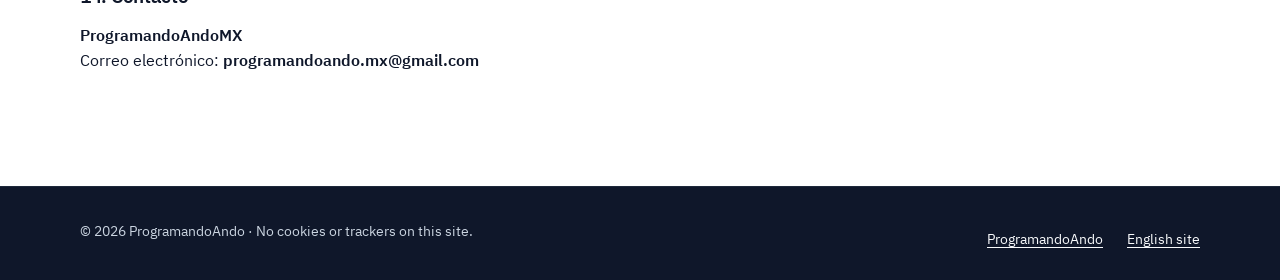
<file: sheetify-privacy/index.html>
<!doctype html>
<html lang="en">
<head>
<meta charset="utf-8">
<meta name="viewport" content="width=device-width, initial-scale=1">
<title>Sheetify — Privacy Policy / Política de Privacidad</title>
<meta name="description" content="Privacy policy of Sheetify, print-ready image sheets by ProgramandoAndo. Política de privacidad de Sheetify.">
<meta name="theme-color" content="#ffffff" media="(prefers-color-scheme: light)">
<meta name="theme-color" content="#111a2e" media="(prefers-color-scheme: dark)">
<link rel="canonical" href="https://programandoandomx.github.io/sheetify-privacy/">
<link rel="icon" href="/favicon.svg" type="image/svg+xml">
<link rel="preload" href="/assets/fonts/ibm-plex-sans-600.woff2" as="font" type="font/woff2" crossorigin>
<link rel="stylesheet" href="/assets/css/site.css">
</head>
<!-- Generated from sheetify/privacy/index.md by tool/privacy_page.py. Edit the source, not this file. -->
<body>
<a class="skip" href="#contenido">Skip to content / Saltar al contenido</a>
<header class="site-header">
  <div class="container">
    <a class="wordmark" href="/"><svg viewBox="0 0 32 32" aria-hidden="true"><rect class="mark-bg" width="32" height="32" rx="6"/><path class="mark-fg" d="M11 24V8h6.5a5 5 0 0 1 0 10H11"/><rect class="mark-dot" x="20" y="20" width="4" height="4"/></svg>ProgramandoAndo</a>
    <nav class="site-nav" aria-label="Language / Idioma">
      <ul>
        <li><a href="#english-version" hreflang="en">English</a></li>
        <li><a href="#versión-en-español" hreflang="es" lang="es">Español</a></li>
      </ul>
    </nav>
  </div>
</header>
<main id="contenido">
  <section class="hero">
    <div class="container">
      <p class="eyebrow">Sheetify</p>
      <h1>Privacy Policy / <span lang="es">Política de Privacidad</span></h1>
      <p class="lead">Last updated / <span lang="es">Última actualización</span>: November 23, 2026</p>
    </div>
  </section>

  <section class="section legal" id="english-version" lang="en" aria-labelledby="h-en">
    <div class="container">
      <h2 id="h-en">English Version</h2>
<p>Sheetify ("the app") turns your images into print-ready sheets: you pick a photo or picture, choose a paper size and a grid, and export the sheet as PNG, JPEG or PDF. The app is published by <strong>ProgramandoAndoMX</strong> ("we", "us", or "our").</p>
<p>Contact: <strong>programandoando.mx@gmail.com</strong></p>
<p>Your images stay on your device. We do not run servers, there are no accounts, and we never receive your photos. The app uses Google services for crash reports (section 5), usage statistics (section 6), optional rewarded ads (section 7) and purchases (section 8), explained below.</p>
<h3>1. Governing Language</h3>
<p>This Privacy Policy has been drafted in English and translated into Spanish. In the event of any conflict, ambiguity, or inconsistency between the translated version and the English version, the <strong>English version shall prevail</strong> to the extent permitted by applicable law.</p>
<h3>2. Quick Summary</h3>
<ul>
<li><strong>Your images never leave your device:</strong> opening, editing, laying out and exporting images all happen on the device. We never upload, see or store your images.</li>
<li><strong>No accounts:</strong> no sign-up, login or social media integration.</li>
<li><strong>No data selling:</strong> we never sell, rent or trade user data.</li>
<li><strong>Crash reports and usage statistics:</strong> Google Firebase Crashlytics and Google Analytics for Firebase receive technical data and app usage events (never your images) so we can fix bugs and improve the app.</li>
<li><strong>Optional rewarded ads:</strong> on the free plan you may choose to watch an ad from Google AdMob to export without a watermark.</li>
<li><strong>Purchases through Google Play:</strong> we never see your payment details.</li>
</ul>
<h3>3. Your Images and Exported Files</h3>
<ul>
<li>Images you pick from your gallery or take with the camera are read and processed <strong>only on your device</strong>.</li>
<li>HEIC/HEIF photos are converted to JPEG in the app's temporary storage on your device so they can be processed.</li>
<li>Exported sheets are created in the app's temporary storage and then saved only where you choose, or passed to the app you choose in the Android share menu. What happens after you share a file is governed by the app you shared it with.</li>
<li>Images, file names and file paths are never included in crash reports, usage statistics or ad requests.</li>
</ul>
<h3>4. Information Stored Locally on Your Device</h3>
<p>The app stores a few settings on your device:</p>
<ul>
<li>Theme (dark or light mode).</li>
<li>Selected language.</li>
<li>Whether the Pro upgrade is unlocked on this device.</li>
</ul>
<p>This data stays on your device. Clearing the app's data or uninstalling the app removes it.</p>
<h3>5. Crash Reports (Google Firebase Crashlytics)</h3>
<p>To find and fix technical failures, the app uses <strong>Firebase Crashlytics</strong>, a service provided by Google LLC that processes this information as our service provider.</p>
<p>When the app crashes or hits an unexpected error, Crashlytics sends a technical report containing:</p>
<ul>
<li><strong>Crash logs:</strong> the error message and stack trace.</li>
<li><strong>Diagnostics:</strong> device model, operating system version, app version, and the app's technical state at the time of the crash (for example, available memory and disk space, orientation, and whether the app was in the foreground).</li>
<li><strong>A Crashlytics installation identifier:</strong> a random ID generated by Firebase for this installation of the app, used to count how many installations are affected by a crash. It is not the advertising ID and is not linked to a name, email or account.</li>
</ul>
<p>Crash reports are used only to debug and fix the app, never for advertising or profiling.</p>
<h3>6. Usage Statistics (Google Analytics for Firebase)</h3>
<p>To understand which features are used and where things go wrong, the app uses <strong>Google Analytics for Firebase</strong>, provided by Google LLC as our service provider. It collects:</p>
<ul>
<li><strong>App interactions:</strong> screens opened and app events, such as adding an image (gallery or camera, never the image itself), the export settings used (format, resolution, paper size, grid), whether an export finished or failed, whether a rewarded ad was watched, the result of a Pro purchase, and changes to the theme or language.</li>
<li><strong>App and device information:</strong> app version, device model, operating system version, language, and how the app was installed (Google Play install referrer).</li>
<li><strong>An app instance identifier:</strong> a random ID created by Firebase for this installation. Clearing the app's data or reinstalling the app creates a new one.</li>
<li><strong>Approximate location:</strong> the country or city estimated from the IP address. Google Analytics does not store the IP address.</li>
</ul>
<p>We have turned off advertising ID collection and ad personalization signals for Google Analytics, so these statistics are not used to personalize ads. Usage statistics are not collected in development builds.</p>
<p>For details, see <a href="https://firebase.google.com/support/privacy" rel="noopener">Google Firebase Privacy and Security</a>.</p>
<h3>7. Advertising (Google AdMob)</h3>
<p>On the free plan, exports include a watermark. To export without it, you may <strong>choose</strong> to watch a rewarded video ad from Google AdMob, a service of Google LLC. The app shows no other ads: no banners and no ads that interrupt you.</p>
<ul>
<li><strong>Loading:</strong> when the app starts, it requests one rewarded ad in the background so that it is ready if you choose to watch it. The ad is shown only when you tap to watch it.</li>
<li><strong>Data the ads SDK processes:</strong> the device's IP address (to estimate a general location), the advertising ID and the app set ID, interactions with ads (for example, views and taps), and diagnostic information about app and SDK performance. Google uses this data to deliver, measure and personalize ads and to prevent fraud.</li>
<li><strong>Personalized ads:</strong> ads may be personalized by Google. You can reset or delete your advertising ID, or opt out of personalized ads, in your Android settings (Settings › Google › Ads, or Settings › Privacy › Ads on some devices). The ads SDK may also use Android's Privacy Sandbox ad features (ad topics and ad measurement), which you can manage in the same Android settings.</li>
<li><strong>European Economic Area, United Kingdom and Switzerland:</strong> the app does not show a consent form. Google serves ads to these regions according to its EU user consent policy; without consent, ads are limited and not personalized.</li>
<li><strong>Leaving the app:</strong> tapping an ad may open the web browser or the Google Play Store.</li>
</ul>
<p>For more information, see <a href="https://policies.google.com/privacy" rel="noopener">Google's Privacy Policy</a> and <a href="https://policies.google.com/technologies/partner-sites" rel="noopener">how Google uses information from apps that use its services</a>.</p>
<h3>8. Purchases (Google Play Billing)</h3>
<p>The Pro upgrade is a one-time purchase handled entirely by Google Play. We never receive or store your payment details. The app only receives confirmation from Google Play that the purchase is valid, so it can unlock Pro features and restore them on reinstall.</p>
<h3>9. Device Permissions</h3>
<p>The Android app declares these permissions:</p>
<ul>
<li><strong>Camera (<code>CAMERA</code>):</strong> used only when you choose to take a photo for a sheet. The photo stays on your device.</li>
<li><strong>Photos and images (<code>READ_MEDIA_IMAGES</code> on Android 13+, <code>READ_EXTERNAL_STORAGE</code> on Android 12 and earlier):</strong> used to open the images you choose. On recent Android versions the system photo picker gives the app only the images you select.</li>
<li><strong>Storage (<code>WRITE_EXTERNAL_STORAGE</code>, Android 10 and earlier only):</strong> used to save exported sheets on older devices.</li>
<li><strong>Internet Access (<code>INTERNET</code>) and Network State (<code>ACCESS_NETWORK_STATE</code>):</strong> used for crash reports, usage statistics, ads and purchases. Creating and exporting sheets works fully offline.</li>
<li><strong>Advertising ID (<code>AD_ID</code>) and Android Privacy Sandbox ad permissions (<code>ACCESS_ADSERVICES_AD_ID</code>, <code>ACCESS_ADSERVICES_ATTRIBUTION</code>, <code>ACCESS_ADSERVICES_TOPICS</code>):</strong> used by the ads SDK as described in section 7.</li>
<li><strong>Google Play Billing (<code>BILLING</code>):</strong> used to buy and restore the Pro upgrade.</li>
<li><strong>Install Referrer (<code>BIND_GET_INSTALL_REFERRER_SERVICE</code>):</strong> lets Google Analytics know how the app was installed (section 6).</li>
<li><strong>Keep Awake (<code>WAKE_LOCK</code>) and Background Tasks (<code>FOREGROUND_SERVICE</code>):</strong> added by Google libraries to finish short background tasks, such as sending a report. They give no access to your data.</li>
</ul>
<p>The app does not request access to your microphone, contacts or precise location.</p>
<h3>10. Children's Privacy</h3>
<p>Sheetify is a general-audience tool and is not directed to children under 13 (or the applicable age in your jurisdiction). We do not knowingly collect personal information from children. If you believe a child has provided personal information to us, contact us at <strong>programandoando.mx@gmail.com</strong> and we will delete it.</p>
<h3>11. Data Retention and Your Rights</h3>
<p>We do not operate our own servers and do not store your personal data or images. Crash reports are stored by Google Firebase Crashlytics and deleted automatically according to Google's retention schedule (currently 90 days). Usage statistics are kept by Google Analytics for the retention period set in our Analytics property (2 months for event-level data by default). Data processed by Google AdMob and Google Play is kept by Google under its own policies.</p>
<p>Depending on your jurisdiction, you may have rights to access, correct or delete your data. For any privacy question or request, contact us at <strong>programandoando.mx@gmail.com</strong>.</p>
<h3>12. External Links</h3>
<p>The app may open your email app (to contact us) and this policy in your web browser, and tapping an ad may open the web browser or the Google Play Store. The app has no social media integrations.</p>
<h3>13. Policy Updates</h3>
<p>We may update this Privacy Policy to reflect app updates or legal requirements. Revised versions will show an updated "Last updated" date at the top of this document. Significant changes will be noted in the app's Google Play Store listing updates.</p>
<h3>14. Contact Us</h3>
<p><strong>ProgramandoAndoMX</strong><br>
Email: <strong>programandoando.mx@gmail.com</strong></p>
    </div>
  </section>

  <section class="section legal section-alt" id="versión-en-español" lang="es" aria-labelledby="h-es">
    <div class="container">
      <h2 id="h-es">Versión en Español</h2>
<p>Sheetify ("la aplicación") convierte sus imágenes en hojas listas para imprimir: usted elige una foto o imagen, un tamaño de papel y una cuadrícula, y exporta la hoja en PNG, JPEG o PDF. La aplicación es publicada por <strong>ProgramandoAndoMX</strong> ("nosotros").</p>
<p>Contacto: <strong>programandoando.mx@gmail.com</strong></p>
<p>Sus imágenes se quedan en su dispositivo. No operamos servidores, no hay cuentas y nunca recibimos sus fotos. La aplicación usa servicios de Google para informes de fallos (sección 5), estadísticas de uso (sección 6), anuncios con recompensa opcionales (sección 7) y compras (sección 8), explicados más abajo.</p>
<h3>1. Idioma Prevaleciente</h3>
<p>Esta Política de Privacidad ha sido redactada en inglés y traducida al español. En caso de cualquier conflicto, ambigüedad o inconsistencia entre la versión traducida y la versión en inglés, <strong>prevalecerá la versión en inglés</strong> en la medida en que lo permita la legislación aplicable.</p>
<h3>2. Resumen</h3>
<ul>
<li><strong>Sus imágenes nunca salen de su dispositivo:</strong> abrir, editar, acomodar y exportar imágenes sucede en el dispositivo. Nunca subimos, vemos ni guardamos sus imágenes.</li>
<li><strong>Sin cuentas:</strong> sin registro, inicio de sesión ni integración con redes sociales.</li>
<li><strong>Sin venta de datos:</strong> nunca vendemos, alquilamos ni comercializamos datos de usuarios.</li>
<li><strong>Informes de fallos y estadísticas de uso:</strong> Google Firebase Crashlytics y Google Analytics para Firebase reciben datos técnicos y eventos de uso de la app (nunca sus imágenes) para que podamos corregir errores y mejorar la app.</li>
<li><strong>Anuncios con recompensa opcionales:</strong> en el plan gratuito puede elegir ver un anuncio de Google AdMob para exportar sin marca de agua.</li>
<li><strong>Compras con Google Play:</strong> nunca vemos sus datos de pago.</li>
</ul>
<h3>3. Sus Imágenes y Archivos Exportados</h3>
<ul>
<li>Las imágenes que elige de su galería o toma con la cámara se leen y procesan <strong>solo en su dispositivo</strong>.</li>
<li>Las fotos HEIC/HEIF se convierten a JPEG en el almacenamiento temporal de la app, en su dispositivo, para poder procesarlas.</li>
<li>Las hojas exportadas se crean en el almacenamiento temporal de la app y luego se guardan solo donde usted elija, o se pasan a la app que elija en el menú para compartir de Android. Lo que ocurra después de compartir un archivo depende de la app con la que lo compartió.</li>
<li>Las imágenes, nombres de archivo y rutas nunca se incluyen en los informes de fallos, las estadísticas de uso ni las solicitudes de anuncios.</li>
</ul>
<h3>4. Información Almacenada Localmente en su Dispositivo</h3>
<p>La app guarda algunos ajustes en su dispositivo:</p>
<ul>
<li>Tema (modo oscuro o claro).</li>
<li>Idioma seleccionado.</li>
<li>Si la mejora Pro está desbloqueada en este dispositivo.</li>
</ul>
<p>Estos datos permanecen en su dispositivo. Borrar los datos de la app o desinstalarla los elimina.</p>
<h3>5. Informes de Fallos (Google Firebase Crashlytics)</h3>
<p>Para encontrar y corregir fallos técnicos, la app usa <strong>Firebase Crashlytics</strong>, un servicio de Google LLC que procesa esta información como nuestro proveedor de servicios.</p>
<p>Cuando la app falla o encuentra un error inesperado, Crashlytics envía un informe técnico que contiene:</p>
<ul>
<li><strong>Registros de fallos:</strong> el mensaje de error y el seguimiento de la pila (stack trace).</li>
<li><strong>Diagnóstico:</strong> modelo del dispositivo, versión del sistema operativo, versión de la app y el estado técnico de la app al momento del fallo (por ejemplo, memoria y espacio disponibles, orientación y si la app estaba en primer plano).</li>
<li><strong>Un identificador de instalación de Crashlytics:</strong> un ID aleatorio que Firebase genera para esta instalación de la app, usado para contar cuántas instalaciones se ven afectadas por un fallo. No es el ID de publicidad y no está vinculado a un nombre, correo ni cuenta.</li>
</ul>
<p>Los informes de fallos se usan únicamente para depurar y corregir la app, nunca para publicidad ni para crear perfiles.</p>
<h3>6. Estadísticas de Uso (Google Analytics para Firebase)</h3>
<p>Para entender qué funciones se usan y dónde hay problemas, la app usa <strong>Google Analytics para Firebase</strong>, de Google LLC, como nuestro proveedor de servicios. Recopila:</p>
<ul>
<li><strong>Interacciones con la app:</strong> pantallas abiertas y eventos de la app, como agregar una imagen (galería o cámara, nunca la imagen), los ajustes de exportación usados (formato, resolución, tamaño de papel, cuadrícula), si una exportación terminó o falló, si se vio un anuncio con recompensa, el resultado de una compra Pro y cambios de tema o idioma.</li>
<li><strong>Información de la app y del dispositivo:</strong> versión de la app, modelo del dispositivo, versión del sistema operativo, idioma y cómo se instaló la app (referencia de instalación de Google Play).</li>
<li><strong>Un identificador de instancia de la app:</strong> un ID aleatorio que Firebase crea para esta instalación. Borrar los datos de la app o reinstalarla crea uno nuevo.</li>
<li><strong>Ubicación aproximada:</strong> el país o la ciudad estimados a partir de la dirección IP. Google Analytics no guarda la dirección IP.</li>
</ul>
<p>Desactivamos la recopilación del ID de publicidad y las señales de personalización de anuncios en Google Analytics, por lo que estas estadísticas no se usan para personalizar anuncios. Las versiones de desarrollo de la app no recopilan estadísticas de uso.</p>
<p>Para más detalles, consulte <a href="https://firebase.google.com/support/privacy" rel="noopener">Privacidad y seguridad de Google Firebase</a>.</p>
<h3>7. Publicidad (Google AdMob)</h3>
<p>En el plan gratuito, las exportaciones incluyen una marca de agua. Para exportar sin ella, puede <strong>elegir</strong> ver un video con recompensa de Google AdMob, un servicio de Google LLC. La app no muestra otros anuncios: ni banners ni anuncios que lo interrumpan.</p>
<ul>
<li><strong>Carga:</strong> al iniciar, la app solicita un anuncio con recompensa en segundo plano para tenerlo listo si decide verlo. El anuncio se muestra solo cuando usted toca para verlo.</li>
<li><strong>Datos que procesa el SDK de anuncios:</strong> la dirección IP del dispositivo (para estimar una ubicación general), el ID de publicidad y el ID de conjunto de apps (app set ID), las interacciones con los anuncios (por ejemplo, vistas y toques) e información de diagnóstico sobre el rendimiento de la app y del SDK. Google usa estos datos para entregar, medir y personalizar anuncios y para prevenir fraudes.</li>
<li><strong>Anuncios personalizados:</strong> Google puede personalizar los anuncios. Puede restablecer o borrar su ID de publicidad, o desactivar los anuncios personalizados, en los ajustes de Android (Ajustes › Google › Anuncios, o Ajustes › Privacidad › Anuncios en algunos dispositivos). El SDK de anuncios también puede usar las funciones de anuncios de Privacy Sandbox de Android (temas de anuncios y medición de anuncios), que puede administrar en los mismos ajustes.</li>
<li><strong>Espacio Económico Europeo, Reino Unido y Suiza:</strong> la app no muestra un formulario de consentimiento. Google entrega anuncios en estas regiones según su política de consentimiento de usuarios de la UE; sin consentimiento, los anuncios son limitados y no personalizados.</li>
<li><strong>Salir de la app:</strong> tocar un anuncio puede abrir el navegador web o Google Play Store.</li>
</ul>
<p>Para más información, consulte la <a href="https://policies.google.com/privacy?hl=es" rel="noopener">Política de Privacidad de Google</a> y <a href="https://policies.google.com/technologies/partner-sites?hl=es" rel="noopener">cómo usa Google la información de las apps que usan sus servicios</a>.</p>
<h3>8. Compras (Facturación de Google Play)</h3>
<p>La mejora Pro es una compra única gestionada por completo por Google Play. Nunca recibimos ni guardamos sus datos de pago. La app solo recibe de Google Play la confirmación de que la compra es válida, para desbloquear las funciones Pro y restaurarlas al reinstalar.</p>
<h3>9. Permisos del Dispositivo</h3>
<p>La app de Android declara estos permisos:</p>
<ul>
<li><strong>Cámara (<code>CAMERA</code>):</strong> se usa solo cuando elige tomar una foto para una hoja. La foto permanece en su dispositivo.</li>
<li><strong>Fotos e imágenes (<code>READ_MEDIA_IMAGES</code> en Android 13 o posterior, <code>READ_EXTERNAL_STORAGE</code> en Android 12 o anterior):</strong> se usan para abrir las imágenes que elige. En versiones recientes de Android, el selector de fotos del sistema solo da a la app las imágenes que usted selecciona.</li>
<li><strong>Almacenamiento (<code>WRITE_EXTERNAL_STORAGE</code>, solo Android 10 o anterior):</strong> se usa para guardar hojas exportadas en dispositivos antiguos.</li>
<li><strong>Acceso a Internet (<code>INTERNET</code>) y estado de la red (<code>ACCESS_NETWORK_STATE</code>):</strong> se usan para informes de fallos, estadísticas de uso, anuncios y compras. Crear y exportar hojas funciona completamente sin conexión.</li>
<li><strong>ID de publicidad (<code>AD_ID</code>) y permisos de anuncios de Privacy Sandbox de Android (<code>ACCESS_ADSERVICES_AD_ID</code>, <code>ACCESS_ADSERVICES_ATTRIBUTION</code>, <code>ACCESS_ADSERVICES_TOPICS</code>):</strong> los usa el SDK de anuncios como se describe en la sección 7.</li>
<li><strong>Facturación de Google Play (<code>BILLING</code>):</strong> se usa para comprar y restaurar la mejora Pro.</li>
<li><strong>Referencia de instalación (<code>BIND_GET_INSTALL_REFERRER_SERVICE</code>):</strong> permite a Google Analytics saber cómo se instaló la app (sección 6).</li>
<li><strong>Mantener activo (<code>WAKE_LOCK</code>) y tareas en segundo plano (<code>FOREGROUND_SERVICE</code>):</strong> los agregan bibliotecas de Google para terminar tareas cortas en segundo plano, como enviar un informe. No dan acceso a sus datos.</li>
</ul>
<p>La app no solicita acceso a su micrófono, contactos ni ubicación precisa.</p>
<h3>10. Privacidad Infantil</h3>
<p>Sheetify es una herramienta para público general y no está dirigida a niños menores de 13 años (o la edad aplicable en su jurisdicción). No recopilamos a sabiendas información personal de niños. Si cree que un niño nos ha proporcionado información personal, contáctenos en <strong>programandoando.mx@gmail.com</strong> y la eliminaremos.</p>
<h3>11. Retención de Datos y sus Derechos</h3>
<p>No operamos servidores propios ni guardamos sus datos personales o imágenes. Los informes de fallos se guardan en Google Firebase Crashlytics y se eliminan automáticamente según el programa de retención de Google (actualmente 90 días). Las estadísticas de uso se conservan en Google Analytics durante el periodo configurado en nuestra propiedad de Analytics (2 meses para datos a nivel de evento, por defecto). Los datos que procesan Google AdMob y Google Play los conserva Google según sus propias políticas.</p>
<p>Según su jurisdicción, puede tener derecho a acceder, corregir o eliminar sus datos. Para cualquier pregunta o solicitud sobre privacidad, contáctenos en <strong>programandoando.mx@gmail.com</strong>.</p>
<h3>12. Enlaces Externos</h3>
<p>La app puede abrir su app de correo (para contactarnos) y esta política en su navegador web, y tocar un anuncio puede abrir el navegador web o Google Play Store. La app no tiene integraciones con redes sociales.</p>
<h3>13. Cambios a esta Política</h3>
<p>Podemos actualizar esta política para reflejar cambios en la app o requisitos legales. Las versiones revisadas mostrarán una fecha de "Última actualización" nueva al inicio de este documento. Los cambios importantes se notificarán en las novedades de la ficha de Google Play Store.</p>
<h3>14. Contacto</h3>
<p><strong>ProgramandoAndoMX</strong><br>
Correo electrónico: <strong>programandoando.mx@gmail.com</strong></p>
    </div>
  </section>
</main>
<footer class="site-footer">
  <div class="container">
    <p>© 2026 ProgramandoAndo · No cookies or trackers on this site.</p>
    <ul>
      <li><a href="/">ProgramandoAndo</a></li>
      <li><a href="/en/" hreflang="en">English site</a></li>
    </ul>
  </div>
</footer>
</body>
</html>
</file>
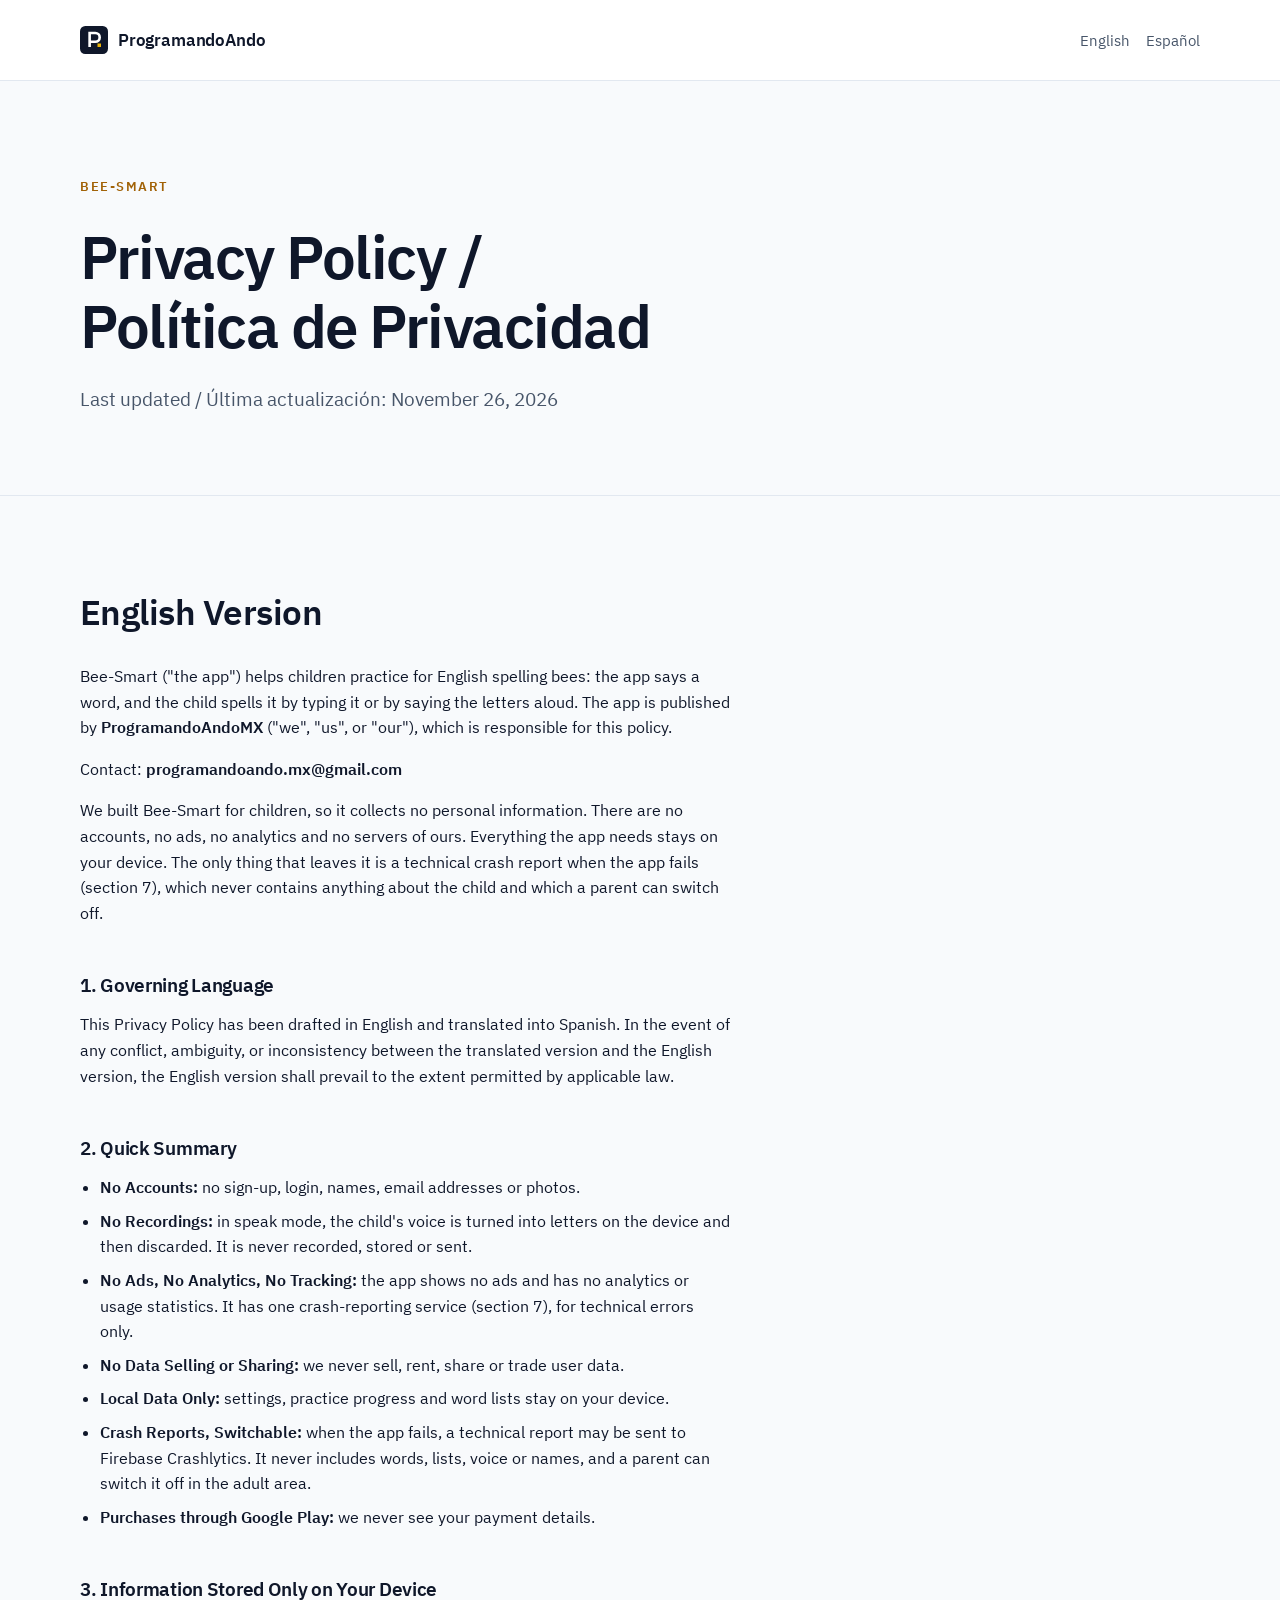
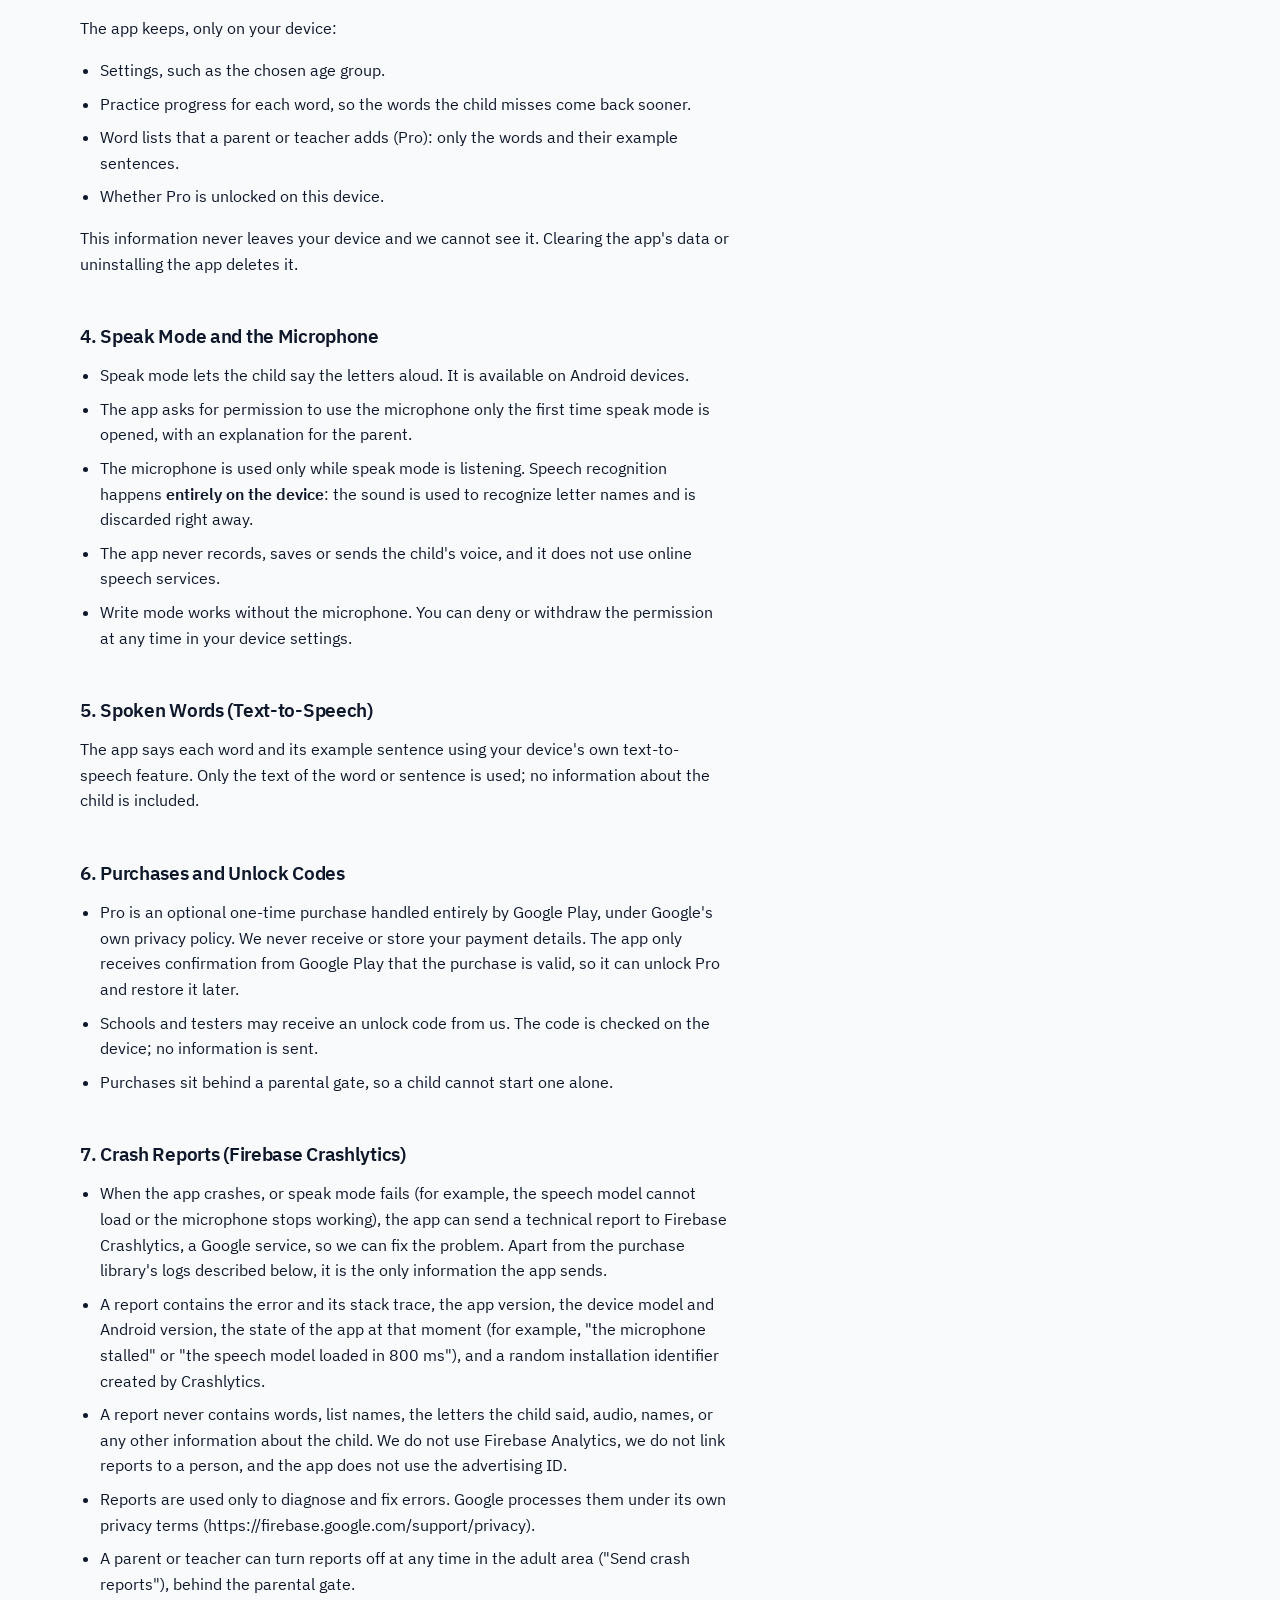
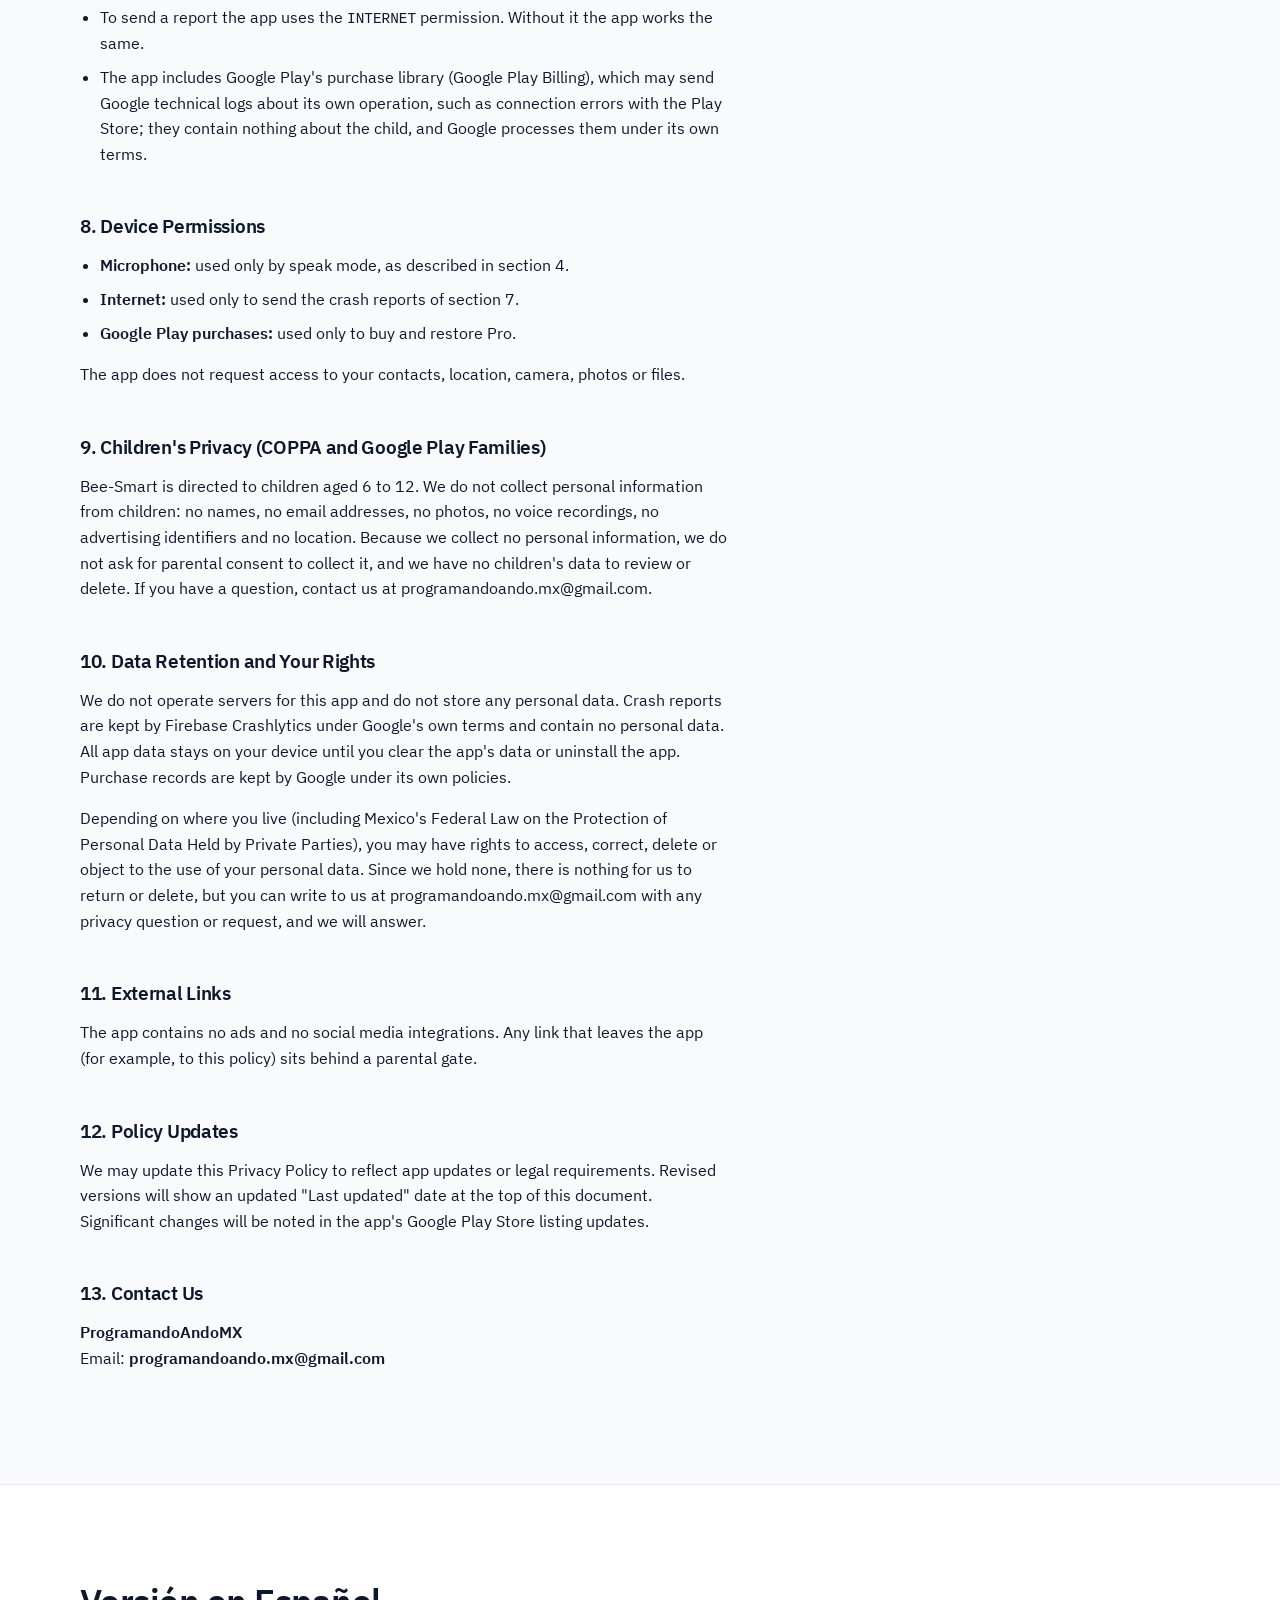
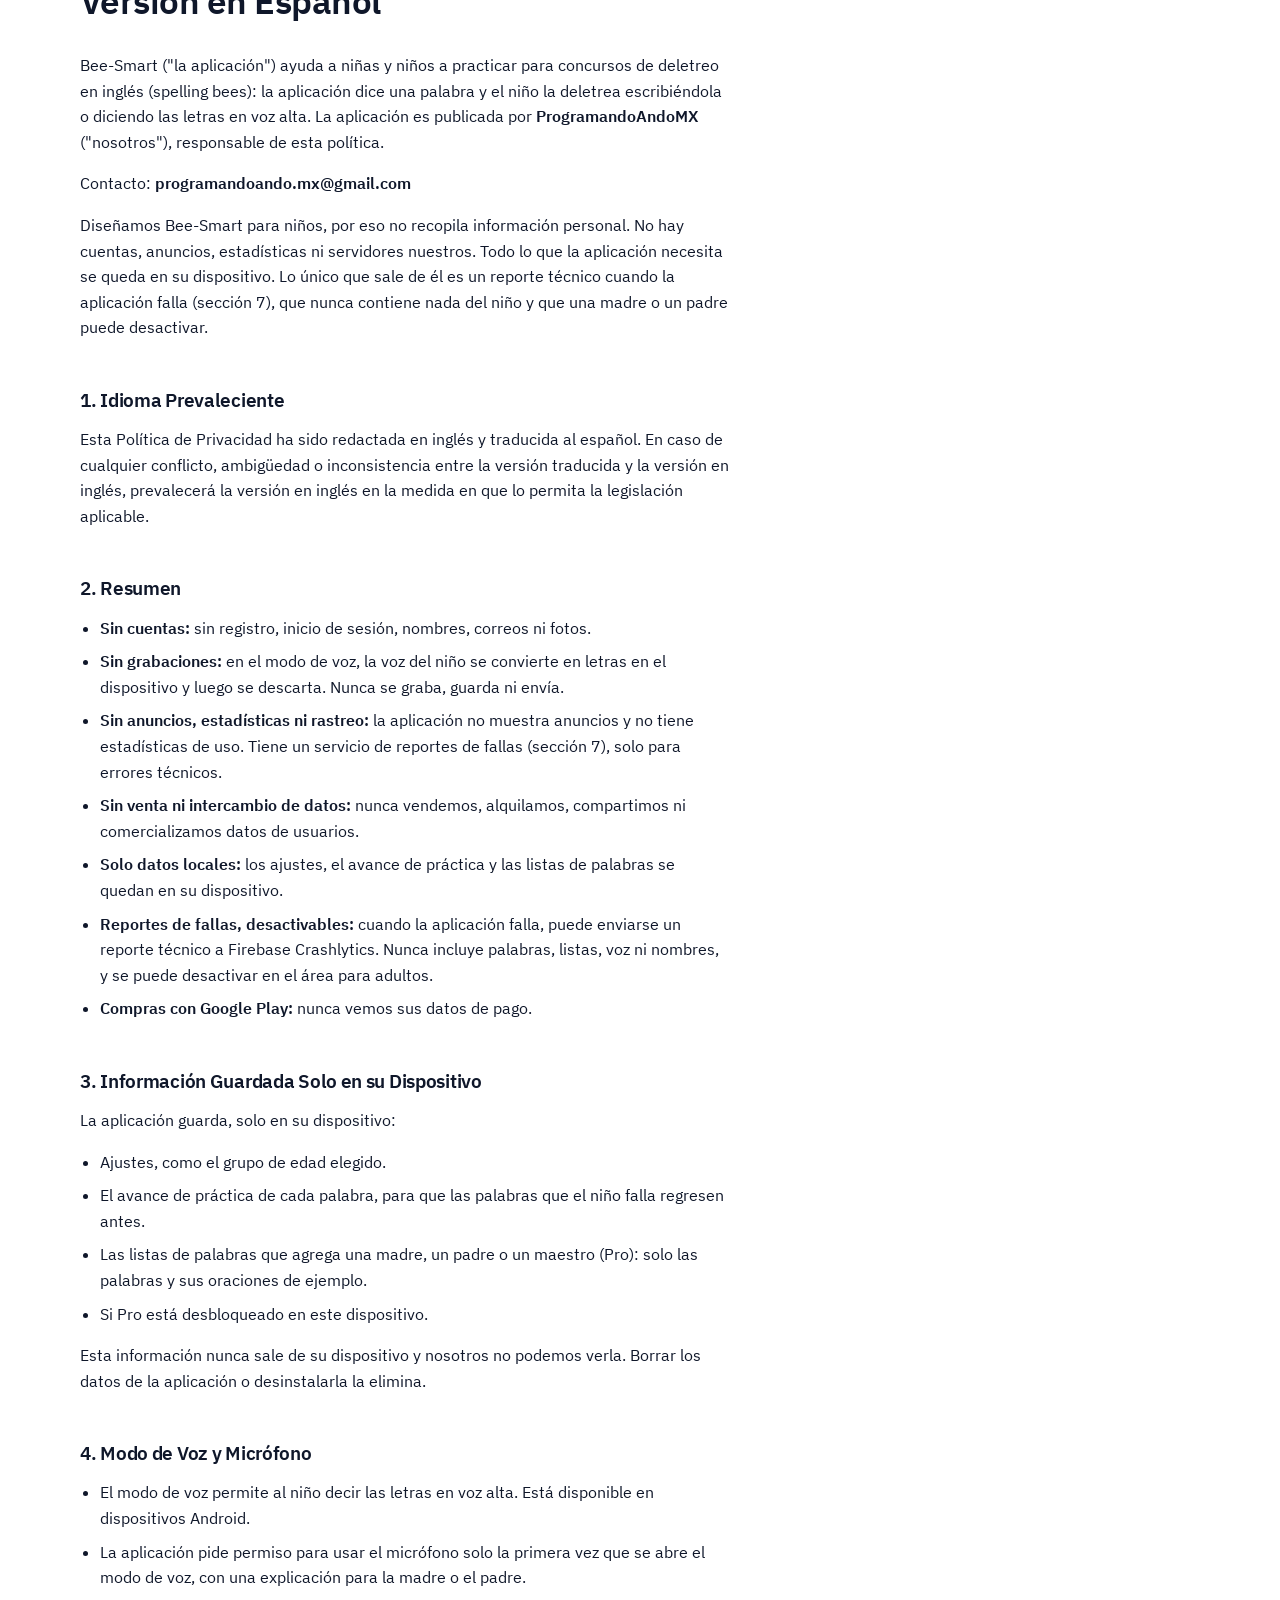
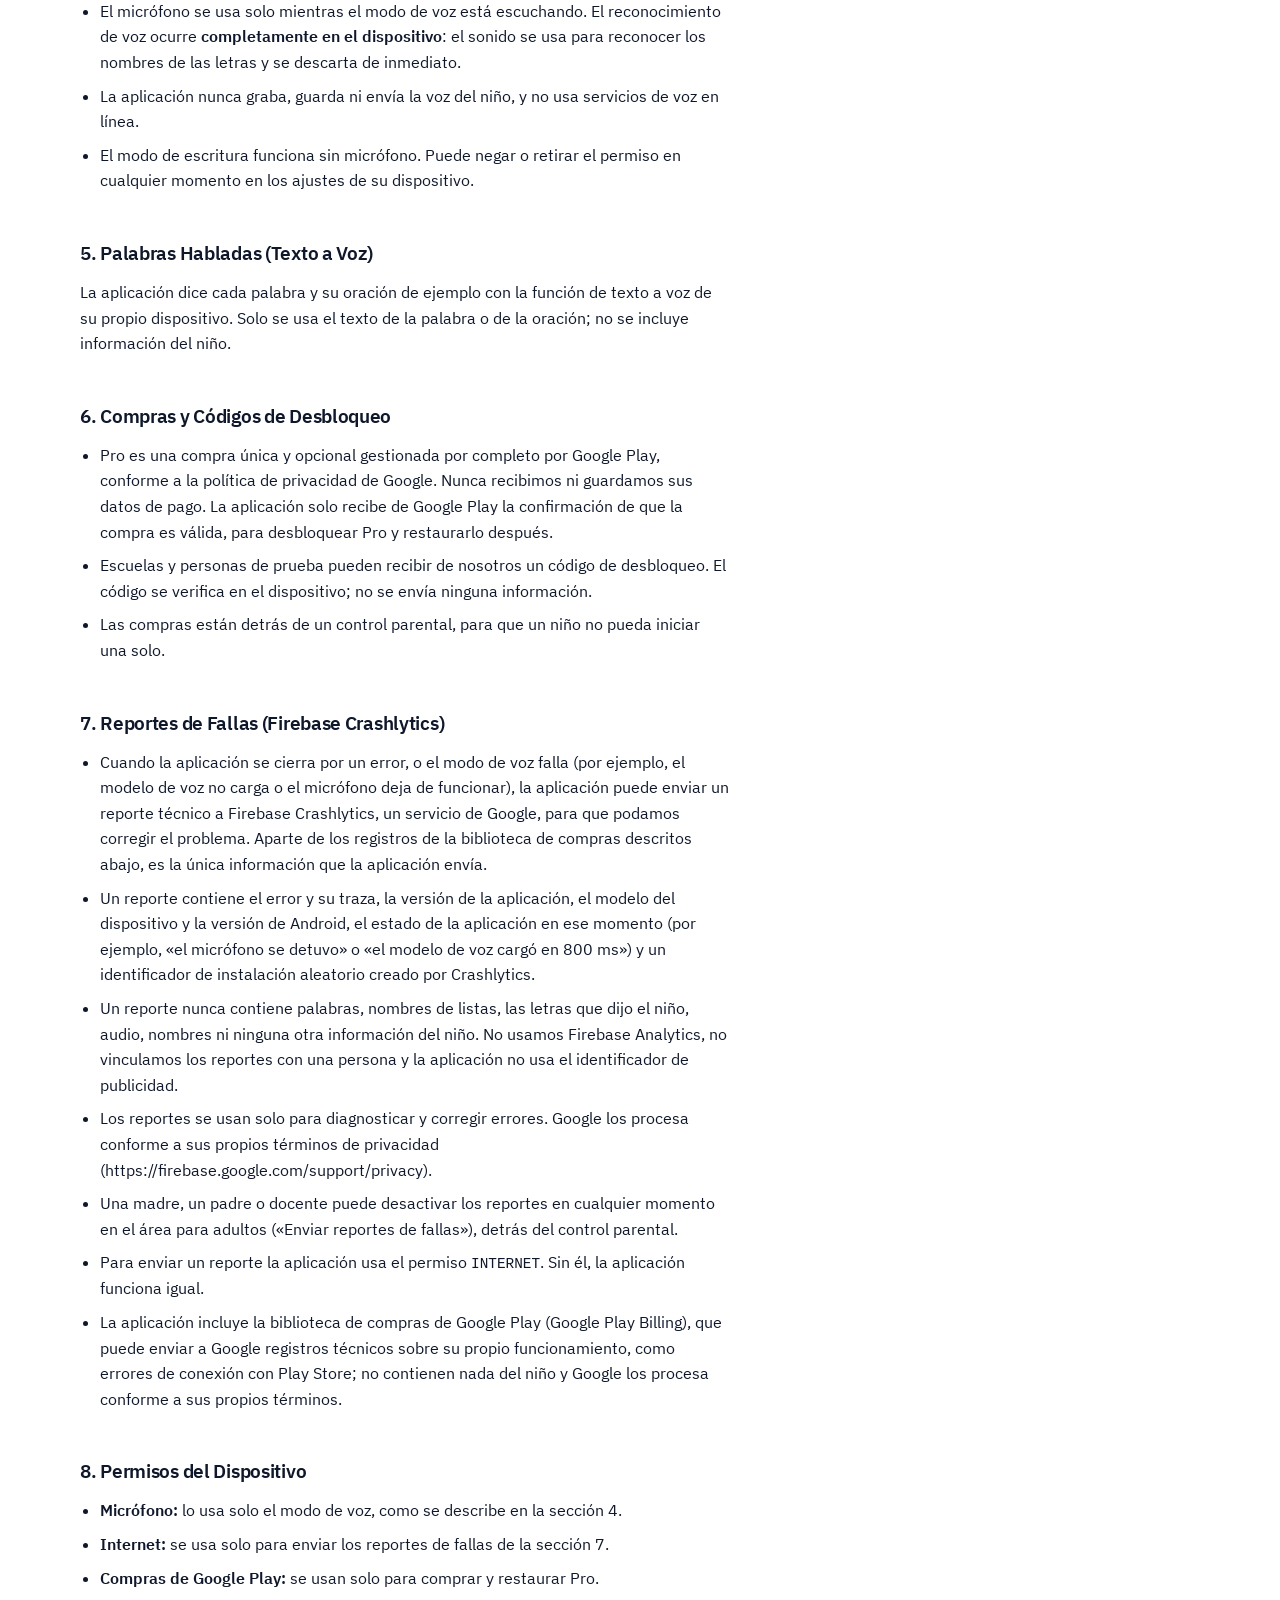
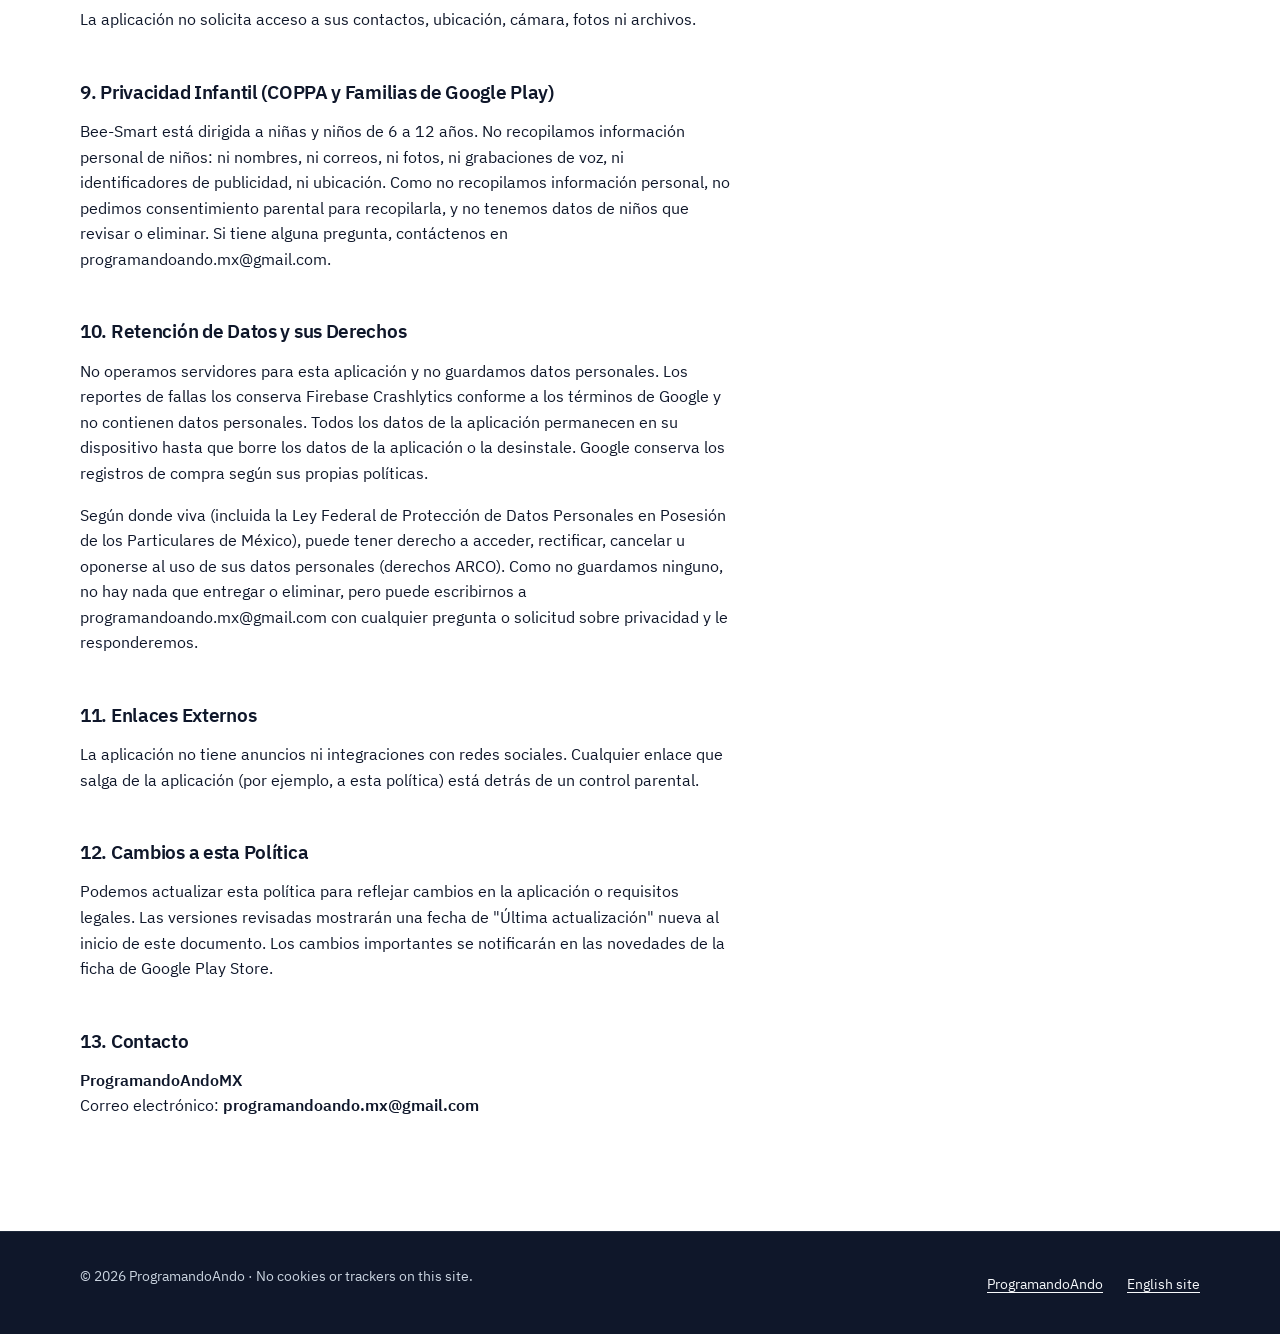
<file: bee-smart/privacidad/index.html>
<!doctype html>
<html lang="en">
<head>
<meta charset="utf-8">
<meta name="viewport" content="width=device-width, initial-scale=1">
<title>Bee-Smart — Privacy Policy / Política de Privacidad</title>
<meta name="description" content="Privacy policy of Bee-Smart, spelling bee practice for kids by ProgramandoAndo. Política de privacidad de Bee-Smart.">
<meta name="theme-color" content="#ffffff" media="(prefers-color-scheme: light)">
<meta name="theme-color" content="#111a2e" media="(prefers-color-scheme: dark)">
<link rel="canonical" href="https://programandoandomx.github.io/bee-smart/privacidad/">
<link rel="icon" href="/favicon.svg" type="image/svg+xml">
<link rel="preload" href="/assets/fonts/ibm-plex-sans-600.woff2" as="font" type="font/woff2" crossorigin>
<link rel="stylesheet" href="/assets/css/site.css">
</head>
<!-- Generated from bee-smart/privacy/index.md by tool/privacy_page.py. Edit the source, not this file. -->
<body>
<a class="skip" href="#contenido">Skip to content / Saltar al contenido</a>
<header class="site-header">
  <div class="container">
    <a class="wordmark" href="/"><svg viewBox="0 0 32 32" aria-hidden="true"><rect class="mark-bg" width="32" height="32" rx="6"/><path class="mark-fg" d="M11 24V8h6.5a5 5 0 0 1 0 10H11"/><rect class="mark-dot" x="20" y="20" width="4" height="4"/></svg>ProgramandoAndo</a>
    <nav class="site-nav" aria-label="Language / Idioma">
      <ul>
        <li><a href="#english-version" hreflang="en">English</a></li>
        <li><a href="#versión-en-español" hreflang="es" lang="es">Español</a></li>
      </ul>
    </nav>
  </div>
</header>
<main id="contenido">
  <section class="hero">
    <div class="container">
      <p class="eyebrow">Bee-Smart</p>
      <h1>Privacy Policy / <span lang="es">Política de Privacidad</span></h1>
      <p class="lead">Last updated / <span lang="es">Última actualización</span>: November 26, 2026</p>
    </div>
  </section>

  <section class="section legal" id="english-version" lang="en" aria-labelledby="h-en">
    <div class="container">
      <h2 id="h-en">English Version</h2>
<p>Bee-Smart ("the app") helps children practice for English spelling bees: the app says a word, and the child spells it by typing it or by saying the letters aloud. The app is published by <strong>ProgramandoAndoMX</strong> ("we", "us", or "our"), which is responsible for this policy.</p>
<p>Contact: <strong>programandoando.mx@gmail.com</strong></p>
<p>We built Bee-Smart for children, so it collects no personal information. There are no accounts, no ads, no analytics and no servers of ours. Everything the app needs stays on your device. The only thing that leaves it is a technical crash report when the app fails (section 7), which never contains anything about the child and which a parent can switch off.</p>
<h3>1. Governing Language</h3>
<p>This Privacy Policy has been drafted in English and translated into Spanish. In the event of any conflict, ambiguity, or inconsistency between the translated version and the English version, the English version shall prevail to the extent permitted by applicable law.</p>
<h3>2. Quick Summary</h3>
<ul>
<li><strong>No Accounts:</strong> no sign-up, login, names, email addresses or photos.</li>
<li><strong>No Recordings:</strong> in speak mode, the child's voice is turned into letters on the device and then discarded. It is never recorded, stored or sent.</li>
<li><strong>No Ads, No Analytics, No Tracking:</strong> the app shows no ads and has no analytics or usage statistics. It has one crash-reporting service (section 7), for technical errors only.</li>
<li><strong>No Data Selling or Sharing:</strong> we never sell, rent, share or trade user data.</li>
<li><strong>Local Data Only:</strong> settings, practice progress and word lists stay on your device.</li>
<li><strong>Crash Reports, Switchable:</strong> when the app fails, a technical report may be sent to Firebase Crashlytics. It never includes words, lists, voice or names, and a parent can switch it off in the adult area.</li>
<li><strong>Purchases through Google Play:</strong> we never see your payment details.</li>
</ul>
<h3>3. Information Stored Only on Your Device</h3>
<p>The app keeps, only on your device:</p>
<ul>
<li>Settings, such as the chosen age group.</li>
<li>Practice progress for each word, so the words the child misses come back sooner.</li>
<li>Word lists that a parent or teacher adds (Pro): only the words and their example sentences.</li>
<li>Whether Pro is unlocked on this device.</li>
</ul>
<p>This information never leaves your device and we cannot see it. Clearing the app's data or uninstalling the app deletes it.</p>
<h3>4. Speak Mode and the Microphone</h3>
<ul>
<li>Speak mode lets the child say the letters aloud. It is available on Android devices.</li>
<li>The app asks for permission to use the microphone only the first time speak mode is opened, with an explanation for the parent.</li>
<li>The microphone is used only while speak mode is listening. Speech recognition happens <strong>entirely on the device</strong>: the sound is used to recognize letter names and is discarded right away.</li>
<li>The app never records, saves or sends the child's voice, and it does not use online speech services.</li>
<li>Write mode works without the microphone. You can deny or withdraw the permission at any time in your device settings.</li>
</ul>
<h3>5. Spoken Words (Text-to-Speech)</h3>
<p>The app says each word and its example sentence using your device's own text-to-speech feature. Only the text of the word or sentence is used; no information about the child is included.</p>
<h3>6. Purchases and Unlock Codes</h3>
<ul>
<li>Pro is an optional one-time purchase handled entirely by Google Play, under Google's own privacy policy. We never receive or store your payment details. The app only receives confirmation from Google Play that the purchase is valid, so it can unlock Pro and restore it later.</li>
<li>Schools and testers may receive an unlock code from us. The code is checked on the device; no information is sent.</li>
<li>Purchases sit behind a parental gate, so a child cannot start one alone.</li>
</ul>
<h3>7. Crash Reports (Firebase Crashlytics)</h3>
<ul>
<li>When the app crashes, or speak mode fails (for example, the speech model cannot load or the microphone stops working), the app can send a technical report to Firebase Crashlytics, a Google service, so we can fix the problem. Apart from the purchase library's logs described below, it is the only information the app sends.</li>
<li>A report contains the error and its stack trace, the app version, the device model and Android version, the state of the app at that moment (for example, "the microphone stalled" or "the speech model loaded in 800 ms"), and a random installation identifier created by Crashlytics.</li>
<li>A report never contains words, list names, the letters the child said, audio, names, or any other information about the child. We do not use Firebase Analytics, we do not link reports to a person, and the app does not use the advertising ID.</li>
<li>Reports are used only to diagnose and fix errors. Google processes them under its own privacy terms (https://firebase.google.com/support/privacy).</li>
<li>A parent or teacher can turn reports off at any time in the adult area ("Send crash reports"), behind the parental gate.</li>
<li>To send a report the app uses the <code>INTERNET</code> permission. Without it the app works the same.</li>
<li>The app includes Google Play's purchase library (Google Play Billing), which may send Google technical logs about its own operation, such as connection errors with the Play Store; they contain nothing about the child, and Google processes them under its own terms.</li>
</ul>
<h3>8. Device Permissions</h3>
<ul>
<li><strong>Microphone:</strong> used only by speak mode, as described in section 4.</li>
<li><strong>Internet:</strong> used only to send the crash reports of section 7.</li>
<li><strong>Google Play purchases:</strong> used only to buy and restore Pro.</li>
</ul>
<p>The app does not request access to your contacts, location, camera, photos or files.</p>
<h3>9. Children's Privacy (COPPA and Google Play Families)</h3>
<p>Bee-Smart is directed to children aged 6 to 12. We do not collect personal information from children: no names, no email addresses, no photos, no voice recordings, no advertising identifiers and no location. Because we collect no personal information, we do not ask for parental consent to collect it, and we have no children's data to review or delete. If you have a question, contact us at programandoando.mx@gmail.com.</p>
<h3>10. Data Retention and Your Rights</h3>
<p>We do not operate servers for this app and do not store any personal data. Crash reports are kept by Firebase Crashlytics under Google's own terms and contain no personal data. All app data stays on your device until you clear the app's data or uninstall the app. Purchase records are kept by Google under its own policies.</p>
<p>Depending on where you live (including Mexico's Federal Law on the Protection of Personal Data Held by Private Parties), you may have rights to access, correct, delete or object to the use of your personal data. Since we hold none, there is nothing for us to return or delete, but you can write to us at programandoando.mx@gmail.com with any privacy question or request, and we will answer.</p>
<h3>11. External Links</h3>
<p>The app contains no ads and no social media integrations. Any link that leaves the app (for example, to this policy) sits behind a parental gate.</p>
<h3>12. Policy Updates</h3>
<p>We may update this Privacy Policy to reflect app updates or legal requirements. Revised versions will show an updated "Last updated" date at the top of this document. Significant changes will be noted in the app's Google Play Store listing updates.</p>
<h3>13. Contact Us</h3>
<p><strong>ProgramandoAndoMX</strong><br>
Email: <strong>programandoando.mx@gmail.com</strong></p>
    </div>
  </section>

  <section class="section legal section-alt" id="versión-en-español" lang="es" aria-labelledby="h-es">
    <div class="container">
      <h2 id="h-es">Versión en Español</h2>
<p>Bee-Smart ("la aplicación") ayuda a niñas y niños a practicar para concursos de deletreo en inglés (spelling bees): la aplicación dice una palabra y el niño la deletrea escribiéndola o diciendo las letras en voz alta. La aplicación es publicada por <strong>ProgramandoAndoMX</strong> ("nosotros"), responsable de esta política.</p>
<p>Contacto: <strong>programandoando.mx@gmail.com</strong></p>
<p>Diseñamos Bee-Smart para niños, por eso no recopila información personal. No hay cuentas, anuncios, estadísticas ni servidores nuestros. Todo lo que la aplicación necesita se queda en su dispositivo. Lo único que sale de él es un reporte técnico cuando la aplicación falla (sección 7), que nunca contiene nada del niño y que una madre o un padre puede desactivar.</p>
<h3>1. Idioma Prevaleciente</h3>
<p>Esta Política de Privacidad ha sido redactada en inglés y traducida al español. En caso de cualquier conflicto, ambigüedad o inconsistencia entre la versión traducida y la versión en inglés, prevalecerá la versión en inglés en la medida en que lo permita la legislación aplicable.</p>
<h3>2. Resumen</h3>
<ul>
<li><strong>Sin cuentas:</strong> sin registro, inicio de sesión, nombres, correos ni fotos.</li>
<li><strong>Sin grabaciones:</strong> en el modo de voz, la voz del niño se convierte en letras en el dispositivo y luego se descarta. Nunca se graba, guarda ni envía.</li>
<li><strong>Sin anuncios, estadísticas ni rastreo:</strong> la aplicación no muestra anuncios y no tiene estadísticas de uso. Tiene un servicio de reportes de fallas (sección 7), solo para errores técnicos.</li>
<li><strong>Sin venta ni intercambio de datos:</strong> nunca vendemos, alquilamos, compartimos ni comercializamos datos de usuarios.</li>
<li><strong>Solo datos locales:</strong> los ajustes, el avance de práctica y las listas de palabras se quedan en su dispositivo.</li>
<li><strong>Reportes de fallas, desactivables:</strong> cuando la aplicación falla, puede enviarse un reporte técnico a Firebase Crashlytics. Nunca incluye palabras, listas, voz ni nombres, y se puede desactivar en el área para adultos.</li>
<li><strong>Compras con Google Play:</strong> nunca vemos sus datos de pago.</li>
</ul>
<h3>3. Información Guardada Solo en su Dispositivo</h3>
<p>La aplicación guarda, solo en su dispositivo:</p>
<ul>
<li>Ajustes, como el grupo de edad elegido.</li>
<li>El avance de práctica de cada palabra, para que las palabras que el niño falla regresen antes.</li>
<li>Las listas de palabras que agrega una madre, un padre o un maestro (Pro): solo las palabras y sus oraciones de ejemplo.</li>
<li>Si Pro está desbloqueado en este dispositivo.</li>
</ul>
<p>Esta información nunca sale de su dispositivo y nosotros no podemos verla. Borrar los datos de la aplicación o desinstalarla la elimina.</p>
<h3>4. Modo de Voz y Micrófono</h3>
<ul>
<li>El modo de voz permite al niño decir las letras en voz alta. Está disponible en dispositivos Android.</li>
<li>La aplicación pide permiso para usar el micrófono solo la primera vez que se abre el modo de voz, con una explicación para la madre o el padre.</li>
<li>El micrófono se usa solo mientras el modo de voz está escuchando. El reconocimiento de voz ocurre <strong>completamente en el dispositivo</strong>: el sonido se usa para reconocer los nombres de las letras y se descarta de inmediato.</li>
<li>La aplicación nunca graba, guarda ni envía la voz del niño, y no usa servicios de voz en línea.</li>
<li>El modo de escritura funciona sin micrófono. Puede negar o retirar el permiso en cualquier momento en los ajustes de su dispositivo.</li>
</ul>
<h3>5. Palabras Habladas (Texto a Voz)</h3>
<p>La aplicación dice cada palabra y su oración de ejemplo con la función de texto a voz de su propio dispositivo. Solo se usa el texto de la palabra o de la oración; no se incluye información del niño.</p>
<h3>6. Compras y Códigos de Desbloqueo</h3>
<ul>
<li>Pro es una compra única y opcional gestionada por completo por Google Play, conforme a la política de privacidad de Google. Nunca recibimos ni guardamos sus datos de pago. La aplicación solo recibe de Google Play la confirmación de que la compra es válida, para desbloquear Pro y restaurarlo después.</li>
<li>Escuelas y personas de prueba pueden recibir de nosotros un código de desbloqueo. El código se verifica en el dispositivo; no se envía ninguna información.</li>
<li>Las compras están detrás de un control parental, para que un niño no pueda iniciar una solo.</li>
</ul>
<h3>7. Reportes de Fallas (Firebase Crashlytics)</h3>
<ul>
<li>Cuando la aplicación se cierra por un error, o el modo de voz falla (por ejemplo, el modelo de voz no carga o el micrófono deja de funcionar), la aplicación puede enviar un reporte técnico a Firebase Crashlytics, un servicio de Google, para que podamos corregir el problema. Aparte de los registros de la biblioteca de compras descritos abajo, es la única información que la aplicación envía.</li>
<li>Un reporte contiene el error y su traza, la versión de la aplicación, el modelo del dispositivo y la versión de Android, el estado de la aplicación en ese momento (por ejemplo, «el micrófono se detuvo» o «el modelo de voz cargó en 800 ms») y un identificador de instalación aleatorio creado por Crashlytics.</li>
<li>Un reporte nunca contiene palabras, nombres de listas, las letras que dijo el niño, audio, nombres ni ninguna otra información del niño. No usamos Firebase Analytics, no vinculamos los reportes con una persona y la aplicación no usa el identificador de publicidad.</li>
<li>Los reportes se usan solo para diagnosticar y corregir errores. Google los procesa conforme a sus propios términos de privacidad (https://firebase.google.com/support/privacy).</li>
<li>Una madre, un padre o docente puede desactivar los reportes en cualquier momento en el área para adultos («Enviar reportes de fallas»), detrás del control parental.</li>
<li>Para enviar un reporte la aplicación usa el permiso <code>INTERNET</code>. Sin él, la aplicación funciona igual.</li>
<li>La aplicación incluye la biblioteca de compras de Google Play (Google Play Billing), que puede enviar a Google registros técnicos sobre su propio funcionamiento, como errores de conexión con Play Store; no contienen nada del niño y Google los procesa conforme a sus propios términos.</li>
</ul>
<h3>8. Permisos del Dispositivo</h3>
<ul>
<li><strong>Micrófono:</strong> lo usa solo el modo de voz, como se describe en la sección 4.</li>
<li><strong>Internet:</strong> se usa solo para enviar los reportes de fallas de la sección 7.</li>
<li><strong>Compras de Google Play:</strong> se usan solo para comprar y restaurar Pro.</li>
</ul>
<p>La aplicación no solicita acceso a sus contactos, ubicación, cámara, fotos ni archivos.</p>
<h3>9. Privacidad Infantil (COPPA y Familias de Google Play)</h3>
<p>Bee-Smart está dirigida a niñas y niños de 6 a 12 años. No recopilamos información personal de niños: ni nombres, ni correos, ni fotos, ni grabaciones de voz, ni identificadores de publicidad, ni ubicación. Como no recopilamos información personal, no pedimos consentimiento parental para recopilarla, y no tenemos datos de niños que revisar o eliminar. Si tiene alguna pregunta, contáctenos en programandoando.mx@gmail.com.</p>
<h3>10. Retención de Datos y sus Derechos</h3>
<p>No operamos servidores para esta aplicación y no guardamos datos personales. Los reportes de fallas los conserva Firebase Crashlytics conforme a los términos de Google y no contienen datos personales. Todos los datos de la aplicación permanecen en su dispositivo hasta que borre los datos de la aplicación o la desinstale. Google conserva los registros de compra según sus propias políticas.</p>
<p>Según donde viva (incluida la Ley Federal de Protección de Datos Personales en Posesión de los Particulares de México), puede tener derecho a acceder, rectificar, cancelar u oponerse al uso de sus datos personales (derechos ARCO). Como no guardamos ninguno, no hay nada que entregar o eliminar, pero puede escribirnos a programandoando.mx@gmail.com con cualquier pregunta o solicitud sobre privacidad y le responderemos.</p>
<h3>11. Enlaces Externos</h3>
<p>La aplicación no tiene anuncios ni integraciones con redes sociales. Cualquier enlace que salga de la aplicación (por ejemplo, a esta política) está detrás de un control parental.</p>
<h3>12. Cambios a esta Política</h3>
<p>Podemos actualizar esta política para reflejar cambios en la aplicación o requisitos legales. Las versiones revisadas mostrarán una fecha de "Última actualización" nueva al inicio de este documento. Los cambios importantes se notificarán en las novedades de la ficha de Google Play Store.</p>
<h3>13. Contacto</h3>
<p><strong>ProgramandoAndoMX</strong><br>
Correo electrónico: <strong>programandoando.mx@gmail.com</strong></p>
    </div>
  </section>
</main>
<footer class="site-footer">
  <div class="container">
    <p>© 2026 ProgramandoAndo · No cookies or trackers on this site.</p>
    <ul>
      <li><a href="/">ProgramandoAndo</a></li>
      <li><a href="/en/" hreflang="en">English site</a></li>
    </ul>
  </div>
</footer>
</body>
</html>
</file>
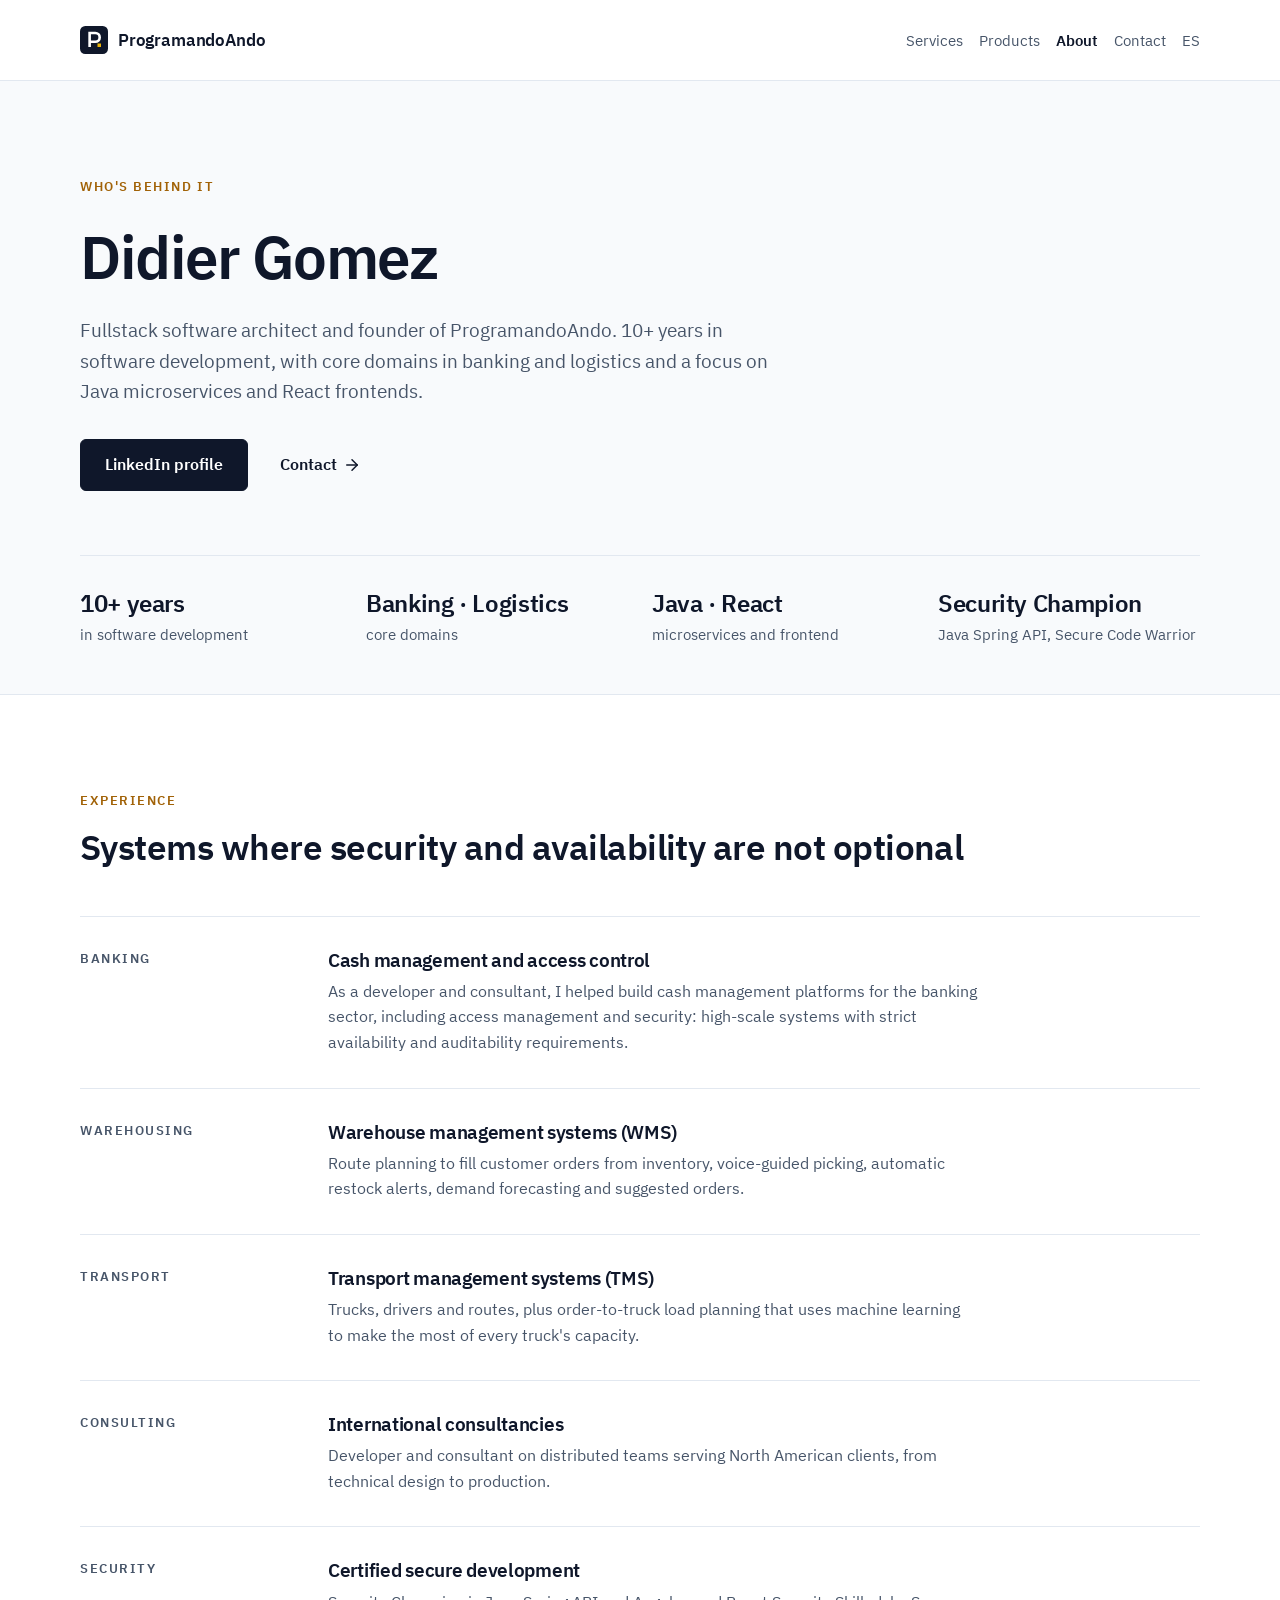
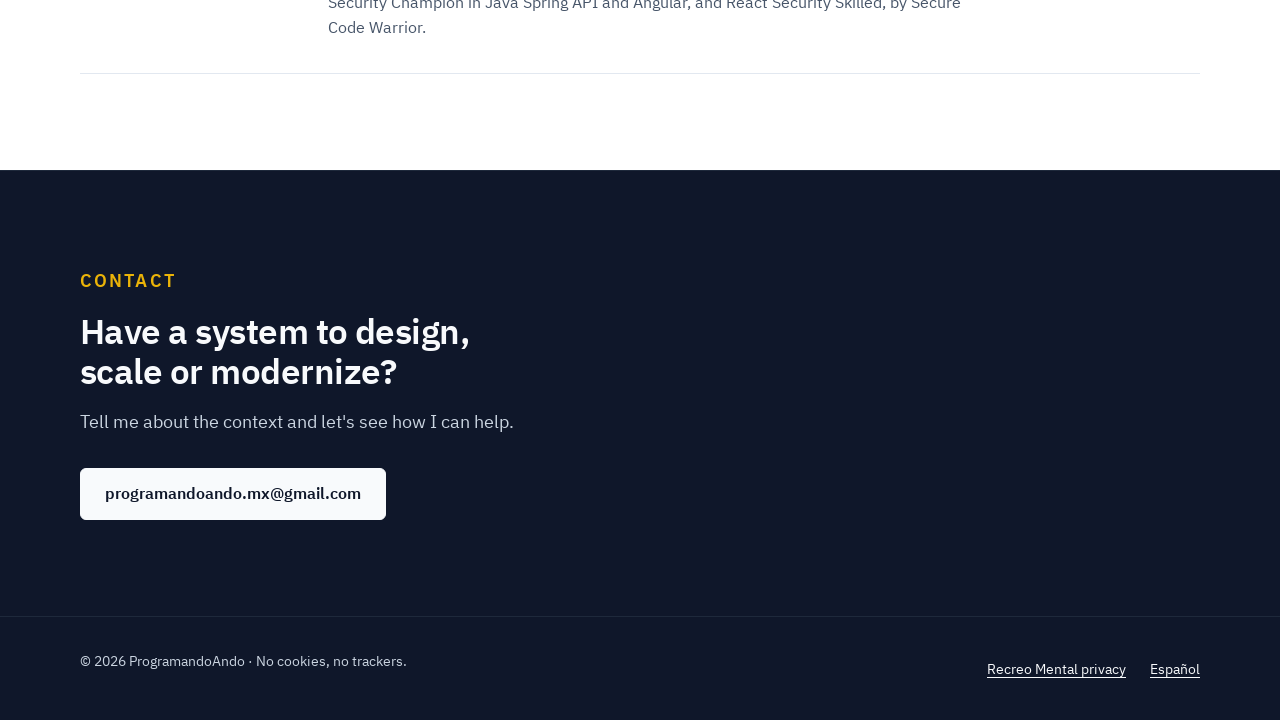
<file: en/about/index.html>
<!doctype html>
<html lang="en">
<head>
<meta charset="utf-8">
<meta name="viewport" content="width=device-width, initial-scale=1">
<title>About Didier Gomez — ProgramandoAndo</title>
<meta name="description" content="Didier Gomez, the fullstack software architect behind ProgramandoAndo: 10+ years in banking and logistics, Java microservices and React frontends.">
<meta name="author" content="Didier Gomez">
<meta name="theme-color" content="#ffffff" media="(prefers-color-scheme: light)">
<meta name="theme-color" content="#111a2e" media="(prefers-color-scheme: dark)">
<link rel="canonical" href="https://programandoandomx.github.io/en/about/">
<link rel="alternate" hreflang="es" href="https://programandoandomx.github.io/about/">
<link rel="alternate" hreflang="en" href="https://programandoandomx.github.io/en/about/">
<link rel="alternate" hreflang="x-default" href="https://programandoandomx.github.io/about/">
<meta property="og:type" content="profile">
<meta property="og:site_name" content="ProgramandoAndo">
<meta property="og:title" content="About Didier Gomez — ProgramandoAndo">
<meta property="og:description" content="Fullstack software architect: 10+ years in banking and logistics, Java microservices and React frontends.">
<meta property="og:url" content="https://programandoandomx.github.io/en/about/">
<meta property="og:image" content="https://programandoandomx.github.io/assets/img/og.png">
<meta property="og:locale" content="en_US">
<meta name="twitter:card" content="summary_large_image">
<link rel="icon" href="/favicon.svg" type="image/svg+xml">
<link rel="preload" href="/assets/fonts/ibm-plex-sans-600.woff2" as="font" type="font/woff2" crossorigin>
<link rel="stylesheet" href="/assets/css/site.css">
</head>
<body>
<a class="skip" href="#contenido">Skip to content</a>
<header class="site-header">
  <div class="container">
    <a class="wordmark" href="/en/"><svg viewBox="0 0 32 32" aria-hidden="true"><rect class="mark-bg" width="32" height="32" rx="6"/><path class="mark-fg" d="M11 24V8h6.5a5 5 0 0 1 0 10H11"/><rect class="mark-dot" x="20" y="20" width="4" height="4"/></svg>ProgramandoAndo</a>
    <nav class="site-nav" aria-label="Main">
      <ul>
        <li><a href="/en/#servicios">Services</a></li>
        <li><a href="/en/#apps">Products</a></li>
        <li><a href="/en/about/" aria-current="page">About</a></li>
        <li><a href="/en/#contacto">Contact</a></li>
        <li><a href="/about/" hreflang="es" lang="es">ES</a></li>
      </ul>
    </nav>
  </div>
</header>
<main id="contenido">
  <section class="hero">
    <div class="container">
      <p class="eyebrow">Who's behind it</p>
      <h1>Didier Gomez</h1>
      <p class="lead">Fullstack software architect and founder of ProgramandoAndo. 10+ years in software development, with core domains in banking and logistics and a focus on Java microservices and React frontends.</p>
      <div class="actions">
        <a class="btn" href="https://www.linkedin.com/in/didier-gomez-lemus-841390198/" rel="noopener">LinkedIn profile</a>
        <a class="btn-link" href="/en/#contacto">Contact <svg viewBox="0 0 24 24" aria-hidden="true"><path d="M5 12h14"/><path d="m12 5 7 7-7 7"/></svg></a>
      </div>
      <ul class="stats">
        <li><strong>10+ years</strong> in software development</li>
        <li><strong>Banking · Logistics</strong> core domains</li>
        <li><strong>Java · React</strong> microservices and frontend</li>
        <li><strong>Security Champion</strong> Java Spring API, Secure Code Warrior</li>
      </ul>
    </div>
  </section>

  <section class="section section-alt" id="experiencia" aria-labelledby="h-exp">
    <div class="container">
      <div class="section-head">
        <p class="eyebrow">Experience</p>
        <h2 id="h-exp">Systems where security and availability are not optional</h2>
      </div>
      <ul class="rows">
        <li>
          <p class="eyebrow">Banking</p>
          <div>
            <h3>Cash management and access control</h3>
            <p>As a developer and consultant, I helped build cash management platforms for the banking sector, including access management and security: high-scale systems with strict availability and auditability requirements.</p>
          </div>
        </li>
        <li>
          <p class="eyebrow">Warehousing</p>
          <div>
            <h3>Warehouse management systems (WMS)</h3>
            <p>Route planning to fill customer orders from inventory, voice-guided picking, automatic restock alerts, demand forecasting and suggested orders.</p>
          </div>
        </li>
        <li>
          <p class="eyebrow">Transport</p>
          <div>
            <h3>Transport management systems (TMS)</h3>
            <p>Trucks, drivers and routes, plus order-to-truck load planning that uses machine learning to make the most of every truck's capacity.</p>
          </div>
        </li>
        <li>
          <p class="eyebrow">Consulting</p>
          <div>
            <h3>International consultancies</h3>
            <p>Developer and consultant on distributed teams serving North American clients, from technical design to production.</p>
          </div>
        </li>
        <li>
          <p class="eyebrow">Security</p>
          <div>
            <h3>Certified secure development</h3>
            <p>Security Champion in Java Spring API and Angular, and React Security Skilled, by Secure Code Warrior.</p>
          </div>
        </li>
      </ul>
    </div>
  </section>

  <section class="contact" id="contacto" aria-labelledby="h-contact">
    <div class="container">
      <p class="eyebrow">Contact</p>
      <h2 id="h-contact">Have a system to design, scale or modernize?</h2>
      <p>Tell me about the context and let's see how I can help.</p>
      <a class="btn" href="mailto:programandoando.mx@gmail.com">programandoando.mx@gmail.com</a>
    </div>
  </section>
</main>
<footer class="site-footer">
  <div class="container">
    <p>© 2026 ProgramandoAndo · No cookies, no trackers.</p>
    <ul>
      <li><a href="https://programandoandomx.github.io/recreo-mental-privacy/">Recreo Mental privacy</a></li>
      <li><a href="/about/" hreflang="es" lang="es">Español</a></li>
    </ul>
  </div>
</footer>
</body>
</html>
</file>
<file: assets/css/site.css>
/* ProgramandoAndo — plain CSS, no JS, no third-party requests. */

@font-face {
  font-family: "IBM Plex Sans";
  font-weight: 400;
  font-style: normal;
  font-display: swap;
  src: url("/assets/fonts/ibm-plex-sans-400.woff2") format("woff2");
}
@font-face {
  font-family: "IBM Plex Sans";
  font-weight: 600;
  font-style: normal;
  font-display: swap;
  src: url("/assets/fonts/ibm-plex-sans-600.woff2") format("woff2");
}

:root {
  color-scheme: light dark;

  /* Trust navy + restrained gold. */
  --bg: #f8fafc;
  --surface: #ffffff;
  --fg: #0f172a;
  --muted: #475569;
  --border: #e2e8f0;
  --primary: #0f172a;
  --on-primary: #ffffff;
  --link: #1e3a8a;
  --accent: #a16207;
  --band: #0f172a;
  --on-band: #f8fafc;
  --band-muted: #cbd5e1;
  --band-accent: #eab308;
  --band-border: #1e293b;
  --ring: #1e3a8a;

  --font: "IBM Plex Sans", system-ui, -apple-system, "Segoe UI", Roboto, sans-serif;

  --s1: 8px;
  --s2: 16px;
  --s3: 24px;
  --s4: 32px;
  --s6: 48px;
  --s8: 64px;
  --s12: 96px;

  --gutter: 16px;
  --section-pad: var(--s8);
  --radius: 6px;
}

@media (prefers-color-scheme: dark) {
  :root {
    --bg: #0b1220;
    --surface: #111a2e;
    --fg: #f1f5f9;
    --muted: #94a3b8;
    --border: #1e293b;
    --primary: #f1f5f9;
    --on-primary: #0b1220;
    --link: #93c5fd;
    --accent: #eab308;
    --band: #111a2e;
    --on-band: #f1f5f9;
    --band-muted: #94a3b8;
    --band-accent: #eab308;
    --band-border: #1e293b;
    --ring: #93c5fd;
  }
}

@media (min-width: 768px) {
  :root {
    --gutter: 32px;
  }
  .site-nav ul {
    column-gap: var(--s3);
  }
}
@media (min-width: 1024px) {
  :root {
    --section-pad: var(--s12);
  }
}

*,
*::before,
*::after {
  box-sizing: border-box;
}

html {
  -webkit-text-size-adjust: 100%;
  scroll-behavior: smooth;
}

body {
  margin: 0;
  background: var(--bg);
  color: var(--fg);
  font-family: var(--font);
  font-size: 1rem;
  line-height: 1.6;
}

img {
  display: block;
  max-width: 100%;
  height: auto;
}

a {
  color: var(--link);
  text-underline-offset: 0.2em;
}

:focus-visible {
  outline: 3px solid var(--ring);
  outline-offset: 3px;
  border-radius: 2px;
}

h1,
h2,
h3 {
  font-weight: 600;
  line-height: 1.15;
  letter-spacing: -0.015em;
  margin: 0;
  text-wrap: balance;
}
h1 {
  font-size: clamp(2.25rem, 3.5vw + 1rem, 3.75rem);
  letter-spacing: -0.025em;
}
h2 {
  font-size: clamp(1.75rem, 1.5vw + 1rem, 2.25rem);
}
h3 {
  font-size: 1.2rem;
}
p {
  margin: 0;
  max-width: 65ch;
}

.container {
  width: 100%;
  max-width: calc(1120px + 2 * var(--gutter));
  margin: 0 auto;
  padding-inline: var(--gutter);
}

.skip {
  position: absolute;
  left: var(--s2);
  top: -100px;
  z-index: 10;
  padding: var(--s1) var(--s2);
  background: var(--primary);
  color: var(--on-primary);
  border-radius: var(--radius);
  font-weight: 600;
}
.skip:focus {
  top: var(--s1);
}

/* Small uppercase label, the only place gold appears in body text. */
.eyebrow {
  font-size: 0.8rem;
  font-weight: 600;
  letter-spacing: 0.12em;
  text-transform: uppercase;
  color: var(--accent);
}

/* Header */
.site-header {
  background: var(--surface);
  border-bottom: 1px solid var(--border);
}
.site-header .container {
  display: flex;
  flex-wrap: wrap;
  align-items: center;
  justify-content: space-between;
  gap: var(--s1) var(--s3);
  padding-block: var(--s2);
}
.wordmark {
  display: inline-flex;
  align-items: center;
  gap: 10px;
  color: var(--fg);
  font-weight: 600;
  font-size: 1.05rem;
  letter-spacing: -0.01em;
  text-decoration: none;
  white-space: nowrap;
}
.wordmark svg {
  width: 28px;
  height: 28px;
  flex: none;
}
.mark-bg {
  fill: var(--primary);
}
.mark-fg {
  fill: none;
  stroke: var(--on-primary);
  stroke-width: 3;
}
.mark-dot {
  fill: var(--band-accent);
}
.site-nav ul {
  display: flex;
  flex-wrap: wrap;
  gap: 0 var(--s2);
  margin: 0;
  padding: 0;
  list-style: none;
}
.site-nav a {
  display: inline-block;
  padding: 12px 0;
  color: var(--muted);
  font-size: 0.95rem;
  text-decoration: none;
}
.site-nav a:hover,
.site-nav a[aria-current="page"] {
  color: var(--fg);
}
.site-nav a[aria-current="page"] {
  font-weight: 600;
}

/* Buttons */
.btn {
  display: inline-flex;
  align-items: center;
  justify-content: center;
  gap: var(--s1);
  min-height: 48px;
  padding: 12px var(--s3);
  border: 1px solid var(--primary);
  border-radius: var(--radius);
  background: var(--primary);
  color: var(--on-primary);
  font-weight: 600;
  text-decoration: none;
  transition: background-color 200ms ease, color 200ms ease, border-color 200ms ease;
}
.btn:hover {
  background: transparent;
  color: var(--primary);
}
.btn-link {
  display: inline-flex;
  align-items: center;
  gap: 6px;
  min-height: 48px;
  color: var(--fg);
  font-weight: 600;
  text-decoration: none;
}
.btn-link:hover {
  text-decoration: underline;
}
.btn svg,
.btn-link svg {
  width: 18px;
  height: 18px;
  fill: none;
  stroke: currentColor;
  stroke-width: 2;
  stroke-linecap: round;
  stroke-linejoin: round;
}

/* Hero */
.hero {
  padding-block: var(--section-pad) var(--s6);
}
.hero .eyebrow {
  margin-bottom: var(--s3);
}
.hero h1 {
  max-width: 18ch;
  margin-bottom: var(--s3);
}
.lead {
  font-size: 1.2rem;
  color: var(--muted);
  margin-bottom: var(--s4);
}
.actions {
  display: flex;
  flex-wrap: wrap;
  align-items: center;
  gap: var(--s2) var(--s4);
}

/* Proof strip */
.stats {
  display: grid;
  grid-template-columns: 1fr;
  gap: var(--s3);
  margin: var(--s8) 0 0;
  padding: var(--s4) 0 0;
  border-top: 1px solid var(--border);
  list-style: none;
}
@media (min-width: 640px) {
  .stats {
    grid-template-columns: 1fr 1fr;
  }
}
@media (min-width: 1024px) {
  .stats {
    grid-template-columns: repeat(4, 1fr);
  }
}
.stats li {
  color: var(--muted);
  font-size: 0.95rem;
}
.stats strong {
  display: block;
  margin-bottom: 4px;
  color: var(--fg);
  font-size: 1.5rem;
  font-weight: 600;
  letter-spacing: -0.015em;
  line-height: 1.25;
}

/* Sections */
.section {
  padding-block: var(--section-pad);
  border-top: 1px solid var(--border);
}
.section-head {
  margin-bottom: var(--s6);
}
.section-head .eyebrow {
  margin-bottom: var(--s2);
}
.section-head p:not(.eyebrow) {
  margin-top: var(--s2);
  color: var(--muted);
  font-size: 1.1rem;
}
.section-head:last-child {
  margin-bottom: 0;
}
.section-alt {
  background: var(--surface);
}

/* Experience rows */
.rows {
  margin: 0;
  padding: 0;
  list-style: none;
  border-top: 1px solid var(--border);
}
.rows > li {
  display: grid;
  gap: var(--s1) var(--s6);
  padding-block: var(--s4);
  border-bottom: 1px solid var(--border);
}
@media (min-width: 768px) {
  .rows > li {
    grid-template-columns: 200px 1fr;
  }
}
.rows h3 {
  margin-bottom: var(--s1);
}
.rows p {
  color: var(--muted);
}
.tags {
  display: flex;
  flex-wrap: wrap;
  gap: var(--s1);
  margin: var(--s2) 0 0;
  padding: 0;
  list-style: none;
}
.tags li {
  padding: 2px 10px;
  border: 1px solid var(--border);
  border-radius: 999px;
  font-size: 0.85rem;
  color: var(--muted);
}

/* Services */
.services {
  display: grid;
  gap: 0 var(--s4);
  grid-template-columns: 1fr;
  margin: 0;
  padding: 0;
  list-style: none;
  counter-reset: svc;
}
@media (min-width: 768px) {
  .services {
    grid-template-columns: 1fr 1fr;
  }
}
@media (min-width: 1024px) {
  .services {
    grid-template-columns: repeat(4, 1fr);
  }
}
.services li {
  padding: var(--s3) 0 var(--s4);
  border-top: 2px solid var(--fg);
  counter-increment: svc;
}
.services li::before {
  content: counter(svc, decimal-leading-zero);
  display: block;
  margin-bottom: var(--s2);
  color: var(--accent);
  font-size: 0.85rem;
  font-weight: 600;
  letter-spacing: 0.08em;
}
.services h3 {
  margin-bottom: var(--s1);
}
.services p {
  color: var(--muted);
}

/* App cards */
.apps {
  display: grid;
  gap: var(--s3);
  grid-template-columns: 1fr;
}
@media (min-width: 768px) {
  .apps {
    grid-template-columns: 1fr 1fr;
  }
}
.app {
  display: flex;
  flex-direction: column;
  gap: var(--s2);
  padding: var(--s4);
  background: var(--bg);
  border: 1px solid var(--border);
  border-radius: var(--radius);
}
.app-head {
  display: flex;
  align-items: center;
  gap: var(--s2);
}
.app-icon {
  width: 64px;
  height: 64px;
  flex: none;
  border-radius: 14px;
}
.app-head h3 {
  margin-bottom: 2px;
}
.badge {
  display: inline-flex;
  align-items: center;
  gap: 6px;
  font-size: 0.85rem;
  color: var(--muted);
}
.badge::before {
  content: "";
  width: 8px;
  height: 8px;
  border-radius: 50%;
  background: #16a34a;
}
.badge.soon::before {
  background: transparent;
  border: 2px solid var(--muted);
}
.app > p {
  color: var(--muted);
}
.app .tags {
  margin-top: 0;
}
.app-actions {
  display: flex;
  flex-wrap: wrap;
  align-items: center;
  gap: var(--s1) var(--s3);
  margin-top: auto;
  padding-top: var(--s1);
}
.app-actions .note {
  color: var(--muted);
}
.app-actions .link {
  display: inline-block;
  padding: 12px 0;
}

/* Contact band */
.contact {
  padding-block: var(--section-pad);
  background: var(--band);
  color: var(--on-band);
  border-top: 1px solid var(--band-border);
}
.contact .eyebrow {
  color: var(--band-accent);
  margin-bottom: var(--s2);
}
.contact h2 {
  max-width: 22ch;
  margin-bottom: var(--s2);
}
.contact p {
  color: var(--band-muted);
  font-size: 1.1rem;
  margin-bottom: var(--s4);
}
.contact .btn {
  background: var(--on-band);
  border-color: var(--on-band);
  color: var(--band);
}
.contact .btn:hover {
  background: transparent;
  color: var(--on-band);
}
.contact .social {
  display: flex;
  flex-wrap: wrap;
  gap: 0 var(--s3);
  margin: var(--s3) 0 0;
  padding: 0;
  list-style: none;
}
.contact .social a {
  display: inline-block;
  padding: 12px 0;
  color: var(--on-band);
}

/* Footer */
.site-footer {
  padding-block: var(--s4);
  background: var(--band);
  color: var(--band-muted);
  border-top: 1px solid var(--band-border);
  font-size: 0.9rem;
}
.site-footer .container {
  display: flex;
  flex-wrap: wrap;
  justify-content: space-between;
  gap: var(--s1) var(--s3);
}
.site-footer ul {
  display: flex;
  flex-wrap: wrap;
  gap: 0 var(--s3);
  margin: 0;
  padding: 0;
  list-style: none;
}
.site-footer a {
  display: inline-block;
  padding: 8px 0;
  color: var(--on-band);
}

/* Legal pages (privacy policies) */
.legal h2 {
  margin-bottom: var(--s4);
}
.legal h3 {
  margin: var(--s6) 0 var(--s2);
}
.legal p,
.legal ul {
  margin: 0 0 var(--s2);
}
.legal ul {
  max-width: 65ch;
  padding-left: 1.25em;
}
.legal li + li {
  margin-top: var(--s1);
}
.legal code {
  font-size: 0.9em;
  overflow-wrap: anywhere;
}

/* 404 */
.notfound {
  padding-block: var(--section-pad);
}
.notfound h1 {
  margin-bottom: var(--s3);
}
.notfound p {
  margin-bottom: var(--s4);
  color: var(--muted);
}

@media (prefers-reduced-motion: reduce) {
  html {
    scroll-behavior: auto;
  }
  .btn {
    transition: none;
  }
}
</file>
